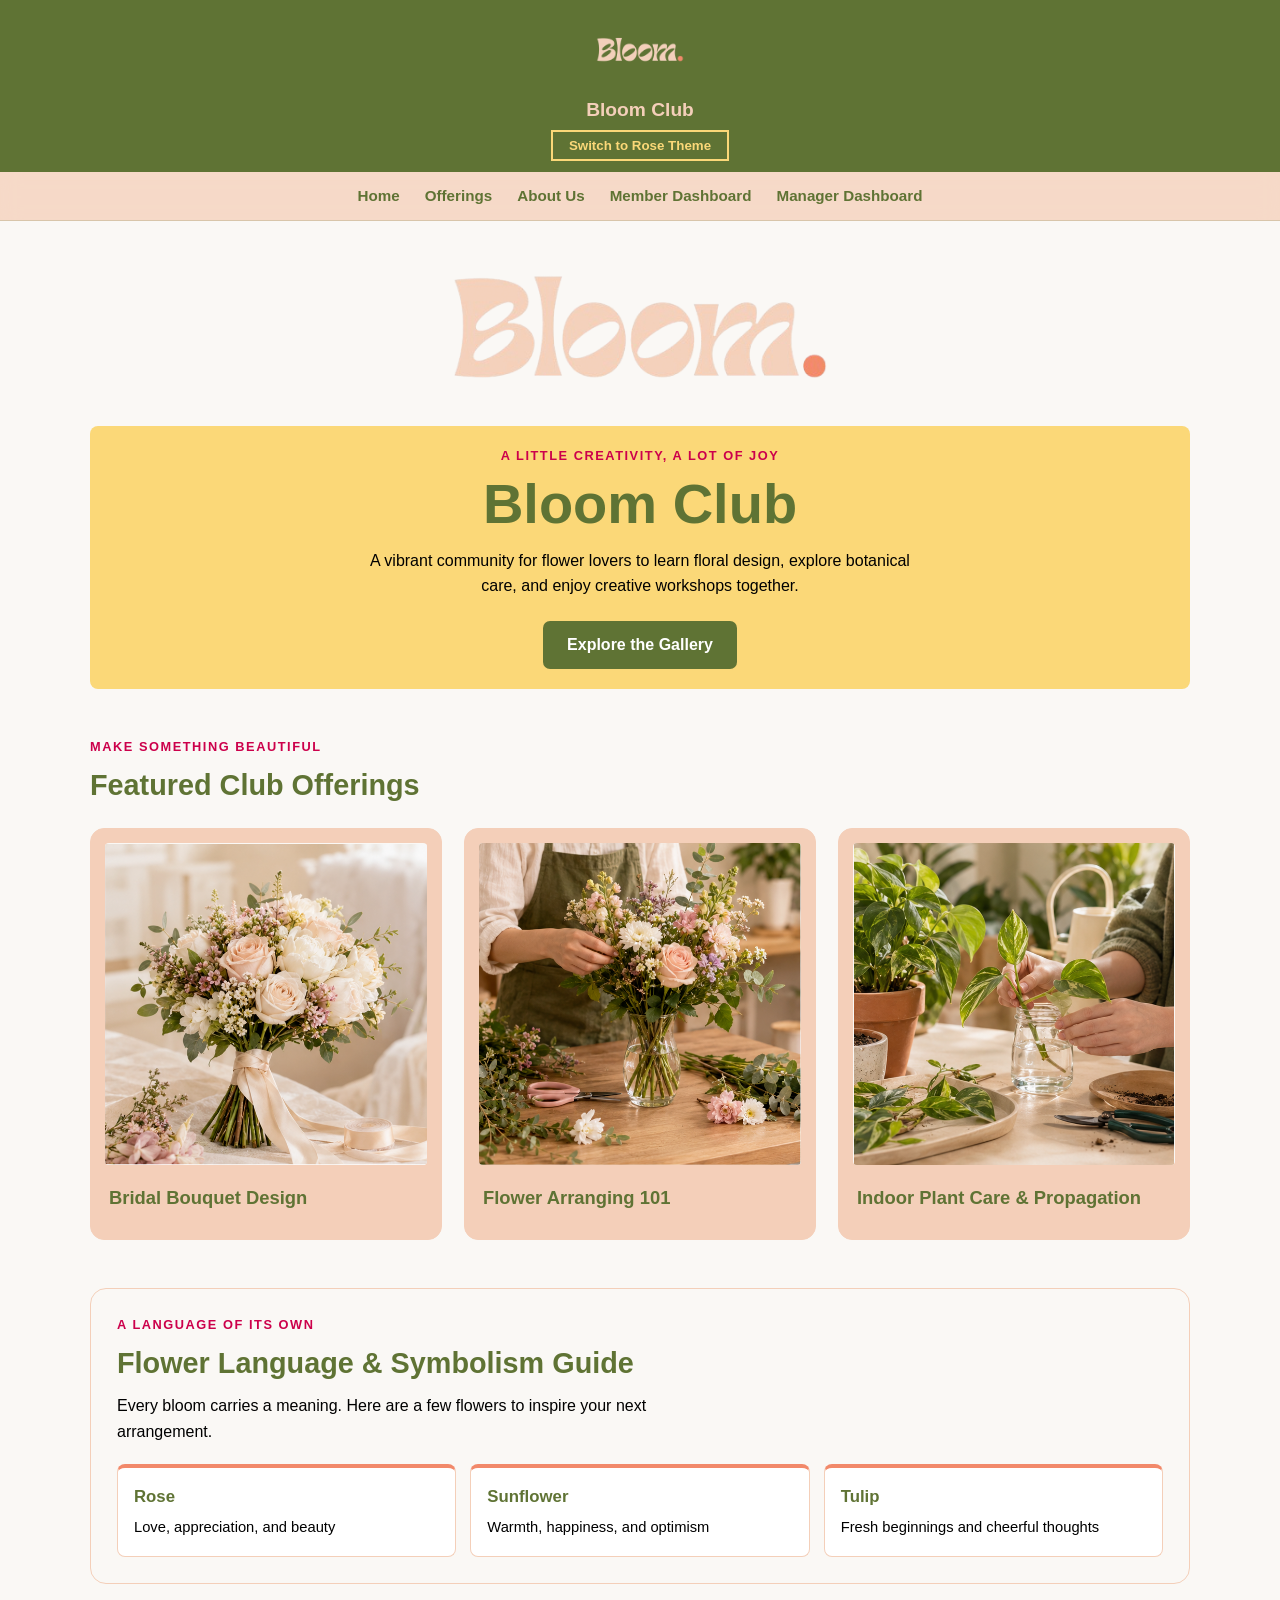
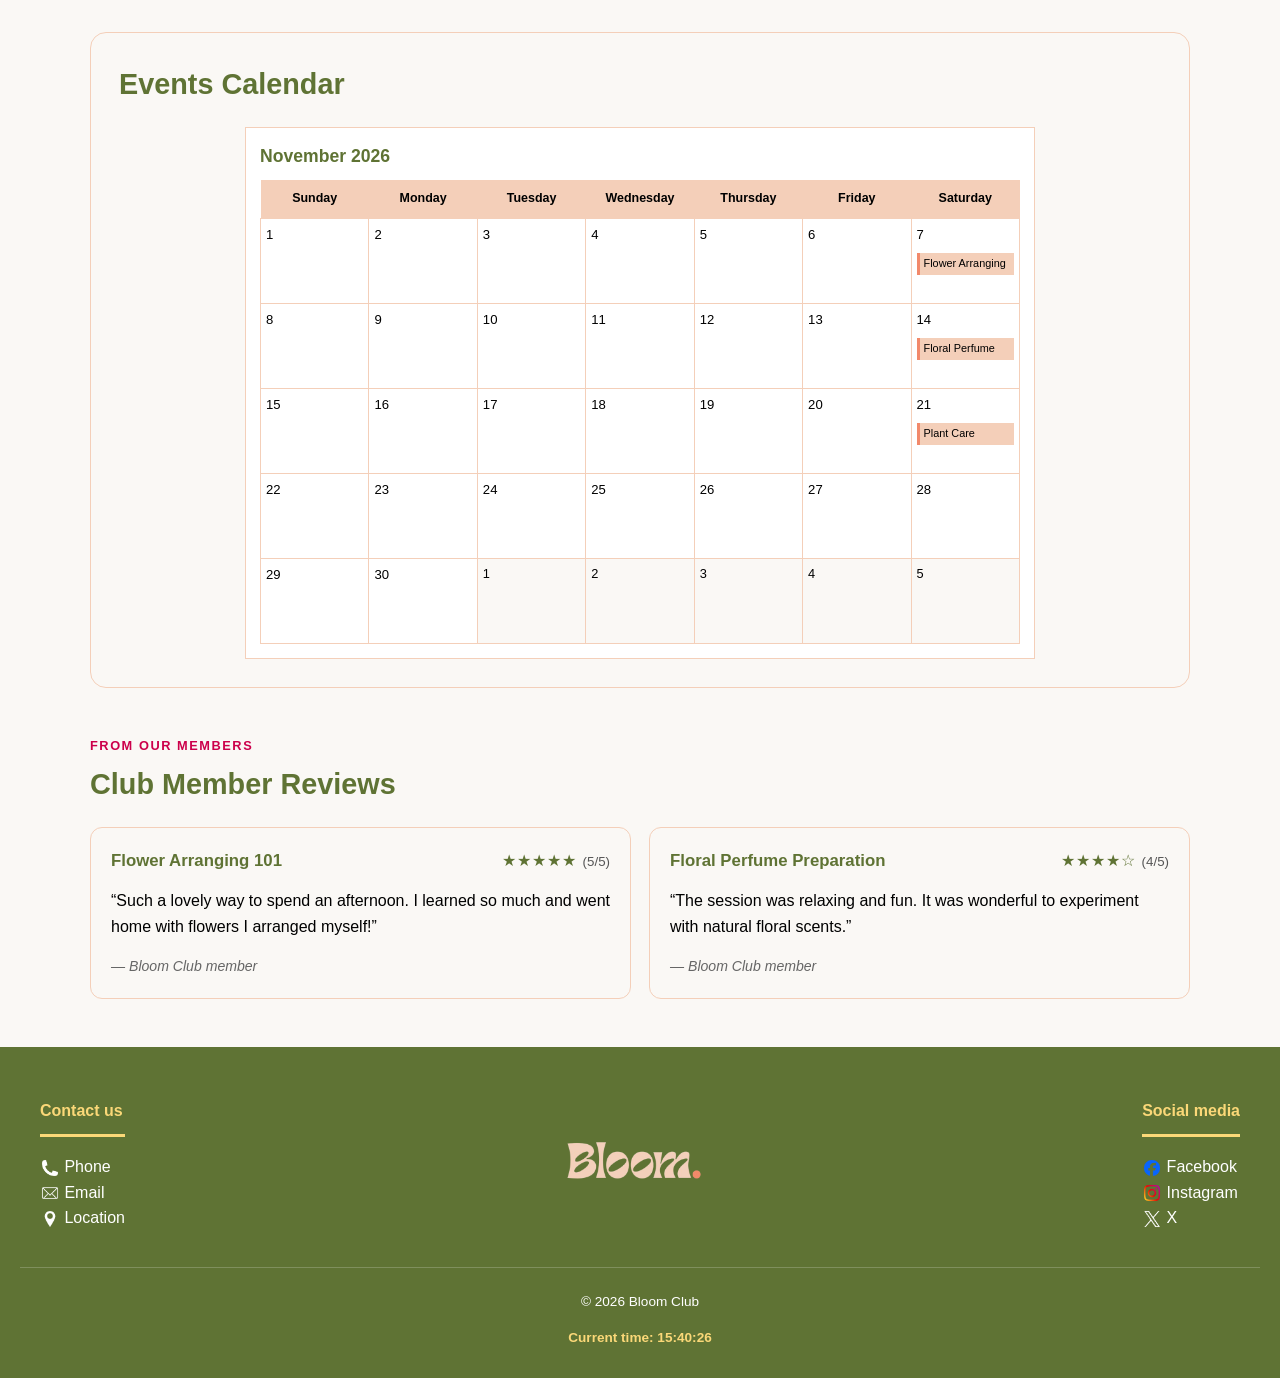
<file: index.html>
<!DOCTYPE html>
<html lang="en">
<head>
  <meta charset="UTF-8">
  <meta name="viewport" content="width=device-width, initial-scale=1.0">
  <meta name="description" content="Discover creative floral workshops, upcoming events, and the Bloom Club community.">
  <title>Home | Bloom Club</title>
  <link rel="stylesheet" href="style.css">
</head>
<body id="top">
  <header>
    <div class="header-top">
      <div class="logo-container">
        <img src="images/bloomLogo.png" alt="Bloom Club flower logo">
        <span>Bloom Club</span>
      </div>
      <button type="button" id="themeBtn" class="theme-button">Switch to Rose Theme</button>
    </div>
    <nav aria-label="Main navigation">
      <ul>
        <li><a href="index.html" aria-current="page">Home</a></li>
        <li><a href="offerings.html">Offerings</a></li>
        <li><a href="AboutUs_Page.html">About Us</a></li>
        <li><a href="member-dashboard.html">Member Dashboard</a></li>
        <li><a href="manager-dashboard.html">Manager Dashboard</a></li>
      </ul>
    </nav>
  </header>

  <main class="home-page">
    <section class="home-hero" aria-labelledby="home-title">
      <img class="home-hero-logo" src="images/bloomLogo.png" alt="Bloom Club">
      <div class="home-hero-copy">
        <p class="home-eyebrow">A little creativity, a lot of joy</p>
        <h1 id="home-title">Bloom Club</h1>
        <p>A vibrant community for flower lovers to learn floral design, explore botanical care, and enjoy creative workshops together.</p>
        <a class="home-button" href="Gallery.html">Explore the Gallery</a>
      </div>
    </section>

    <section class="home-section" aria-labelledby="featured-title">
      <div class="home-section-heading">
        <p class="home-eyebrow">Make something beautiful</p>
        <h2 id="featured-title">Featured Club Offerings</h2>
      </div>
      <div class="featured-offerings">
        <article class="featured-card">
          <img class="home-offering-image" src="images/bridalBD.png" alt="Bridal bouquet design workshop">
          <div class="featured-card-copy"><h3>Bridal Bouquet Design</h3><p>Design an elegant hand-tied bridal bouquet and learn how to pick flowers that match a wedding theme.</p></div>
        </article>
        <article class="featured-card">
          <img class="home-offering-image" src="images/flowerArr.png" alt="Flower arranging workshop">
          <div class="featured-card-copy"><h3>Flower Arranging 101</h3><p>Learn the basics of choosing, cutting and arranging fresh flowers into a simple, balanced vase design.</p></div>
        </article>
        <article class="featured-card">
          <img class="home-offering-image" src="images/indoorPC.png" alt="Indoor plant care and propagation workshop">
          <div class="featured-card-copy"><h3>Indoor Plant Care &amp; Propagation</h3><p>Discover how to keep indoor plants healthy and grow new plants from cuttings at home.</p></div>
        </article>
      </div>
    </section>

    <section class="home-section symbolism-section" aria-labelledby="symbolism-title">
      <div class="symbolism-intro"><p class="home-eyebrow">A language of its own</p><h2 id="symbolism-title">Flower Language &amp; Symbolism Guide</h2><p>Every bloom carries a meaning. Here are a few flowers to inspire your next arrangement.</p></div>
      <div class="symbolism-list">
        <article class="symbolism-item"><h3>Rose</h3><p>Love, appreciation, and beauty</p></article>
        <article class="symbolism-item"><h3>Sunflower</h3><p>Warmth, happiness, and optimism</p></article>
        <article class="symbolism-item"><h3>Tulip</h3><p>Fresh beginnings and cheerful thoughts</p></article>
      </div>
    </section>

    <section class="home-section calendar-section" aria-labelledby="calendar-title">
      <div class="home-section-heading"><h2 id="calendar-title">Events Calendar</h2></div>
      <div class="calendar-wrap">
        <h3>November 2026</h3>
        <table class="events-calendar">
          <thead><tr><th scope="col">Sunday</th><th scope="col">Monday</th><th scope="col">Tuesday</th><th scope="col">Wednesday</th><th scope="col">Thursday</th><th scope="col">Friday</th><th scope="col">Saturday</th></tr></thead>
          <tbody>
            <tr><td><span class="calendar-day">1</span></td><td><span class="calendar-day">2</span></td><td><span class="calendar-day">3</span></td><td><span class="calendar-day">4</span></td><td><span class="calendar-day">5</span></td><td><span class="calendar-day">6</span></td><td><span class="calendar-day">7</span><span class="calendar-note">Flower Arranging</span></td></tr>
            <tr><td><span class="calendar-day">8</span></td><td><span class="calendar-day">9</span></td><td><span class="calendar-day">10</span></td><td><span class="calendar-day">11</span></td><td><span class="calendar-day">12</span></td><td><span class="calendar-day">13</span></td><td><span class="calendar-day">14</span><span class="calendar-note">Floral Perfume</span></td></tr>
            <tr><td><span class="calendar-day">15</span></td><td><span class="calendar-day">16</span></td><td><span class="calendar-day">17</span></td><td><span class="calendar-day">18</span></td><td><span class="calendar-day">19</span></td><td><span class="calendar-day">20</span></td><td><span class="calendar-day">21</span><span class="calendar-note">Plant Care</span></td></tr>
            <tr><td><span class="calendar-day">22</span></td><td><span class="calendar-day">23</span></td><td><span class="calendar-day">24</span></td><td><span class="calendar-day">25</span></td><td><span class="calendar-day">26</span></td><td><span class="calendar-day">27</span></td><td><span class="calendar-day">28</span></td></tr>
            <tr><td><span class="calendar-day">29</span></td><td><span class="calendar-day">30</span></td><td class="calendar-outside">1</td><td class="calendar-outside">2</td><td class="calendar-outside">3</td><td class="calendar-outside">4</td><td class="calendar-outside">5</td></tr>
          </tbody>
        </table>
      </div>
    </section>

    <section class="home-section reviews-section" aria-labelledby="reviews-title">
      <div class="home-section-heading"><p class="home-eyebrow">From our members</p><h2 id="reviews-title">Club Member Reviews</h2></div>
      <div class="review-list">
        <div class="review-card"><div class="review-top"><h3>Flower Arranging 101</h3><span class="review-rating" role="img" aria-label="5 out of 5 stars">★★★★★ <small>(5/5)</small></span></div><p>“Such a lovely way to spend an afternoon. I learned so much and went home with flowers I arranged myself!”</p><span class="reviewer">— Bloom Club member</span></div>
        <div class="review-card"><div class="review-top"><h3>Floral Perfume Preparation</h3><span class="review-rating" role="img" aria-label="4 out of 5 stars">★★★★☆ <small>(4/5)</small></span></div><p>“The session was relaxing and fun. It was wonderful to experiment with natural floral scents.”</p><span class="reviewer">— Bloom Club member</span></div>
      </div>
    </section>
  </main>

  <footer>
    <div class="footer-container">
      <div class="footer-section" id="contact-us"><h4>Contact us</h4><hr><ul>
        <li><a href="tel:+966552690204"><img src="images/phone.png" alt="" class="footer-icon"> Phone</a></li>
        <li><a href="mailto:BloomClub@gmail.com"><img src="images/email.png" alt="" class="footer-icon"> Email</a></li>
        <li><a href="https://maps.app.goo.gl/LZVPqwNEsbNbXUPS9?g_st=ic"><img src="images/location.png" alt="" class="footer-icon"> Location</a></li>
      </ul></div>
      <div class="footer-section" id="footer-logo"><img src="images/bloomLogo.png" alt="Bloom Club logo"></div>
      <div class="footer-section" id="social-media"><h4>Social media</h4><hr><ul>
        <li><a href="https://www.facebook.com"><img src="images/facebook.png" alt="" class="footer-icon"> Facebook</a></li>
        <li><a href="https://www.instagram.com"><img src="images/instagram.png" alt="" class="footer-icon"> Instagram</a></li>
        <li><a href="https://x.com"><img src="images/X.png" alt="" class="footer-icon"> X</a></li>
      </ul></div>
    </div>
    <div class="footer-bottom">
      <p>&copy; 2026 Bloom Club</p>
      <p id="clock" class="footer-clock"></p>
    </div>
  </footer>
  <a href="#top" id="backToTop" class="back-to-top">&#8593; Top</a>
  <script src="home.js"></script>
</body>
</html>
</file>
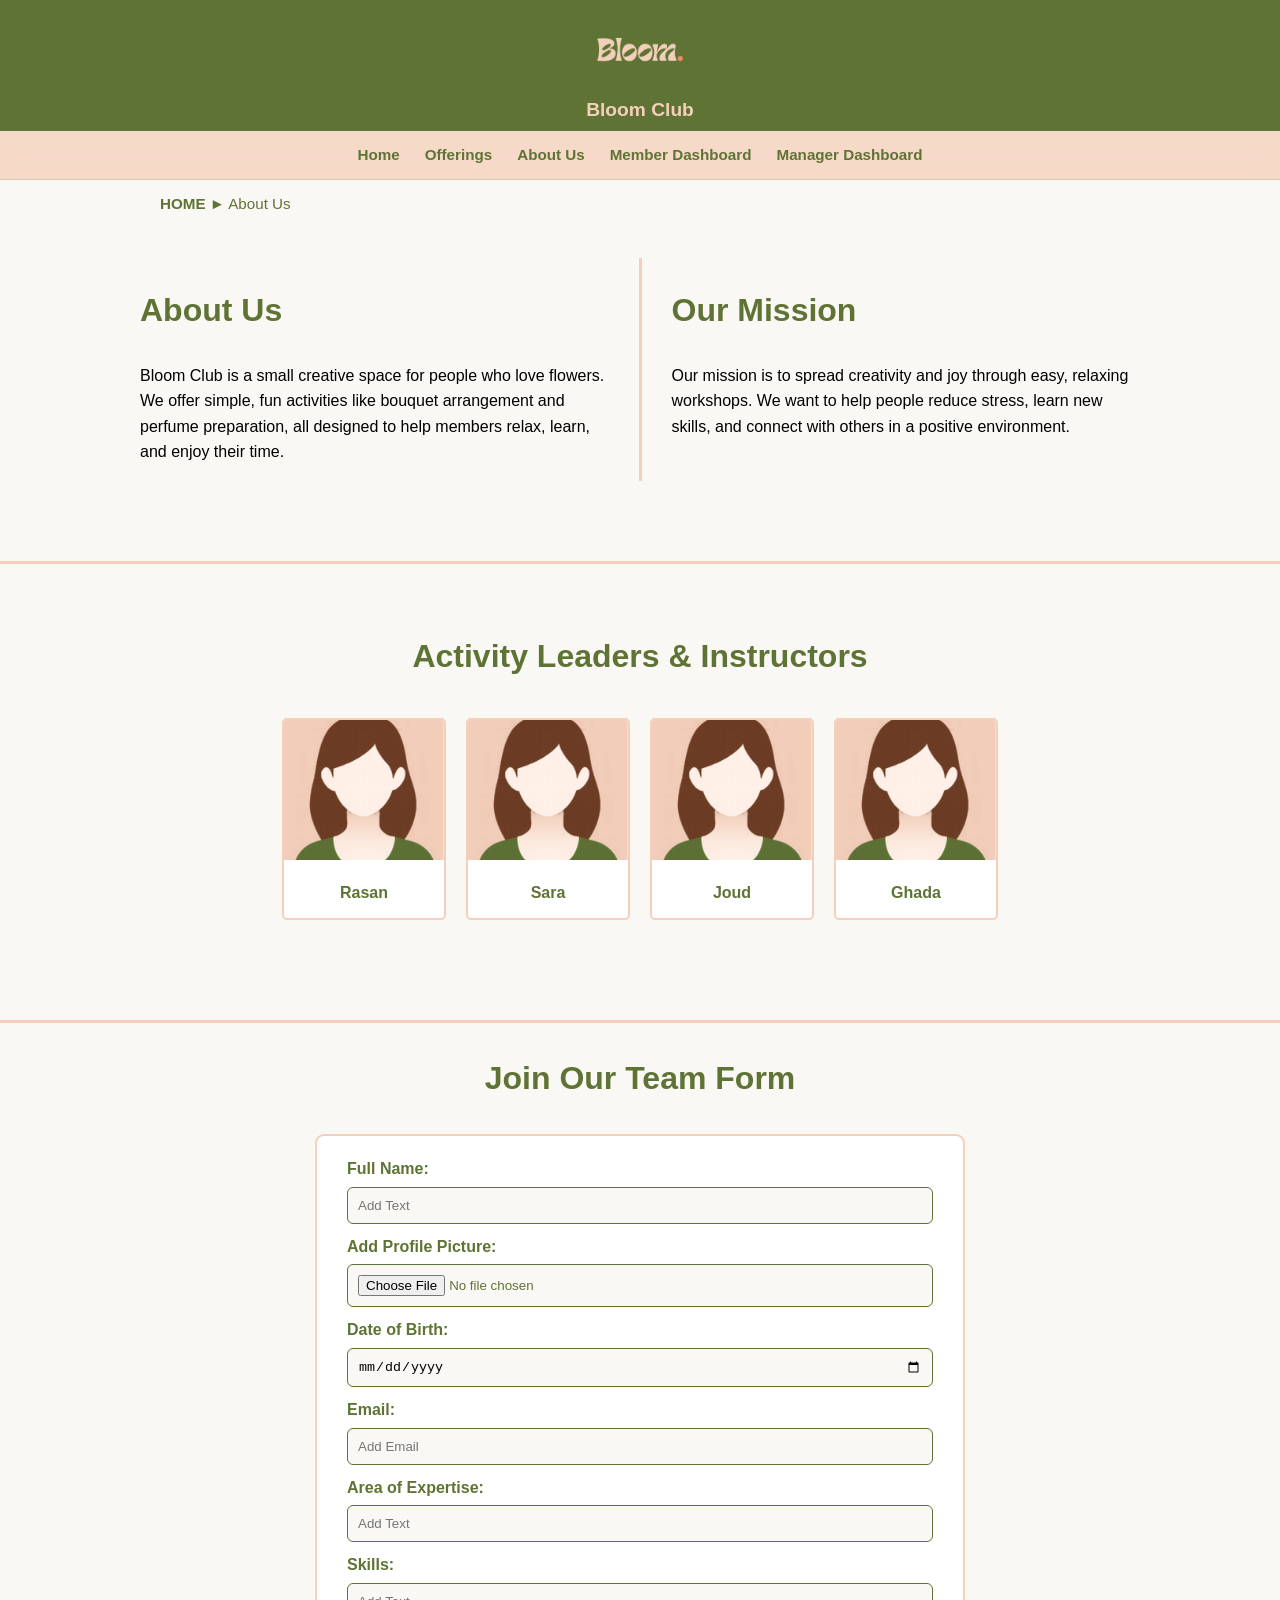
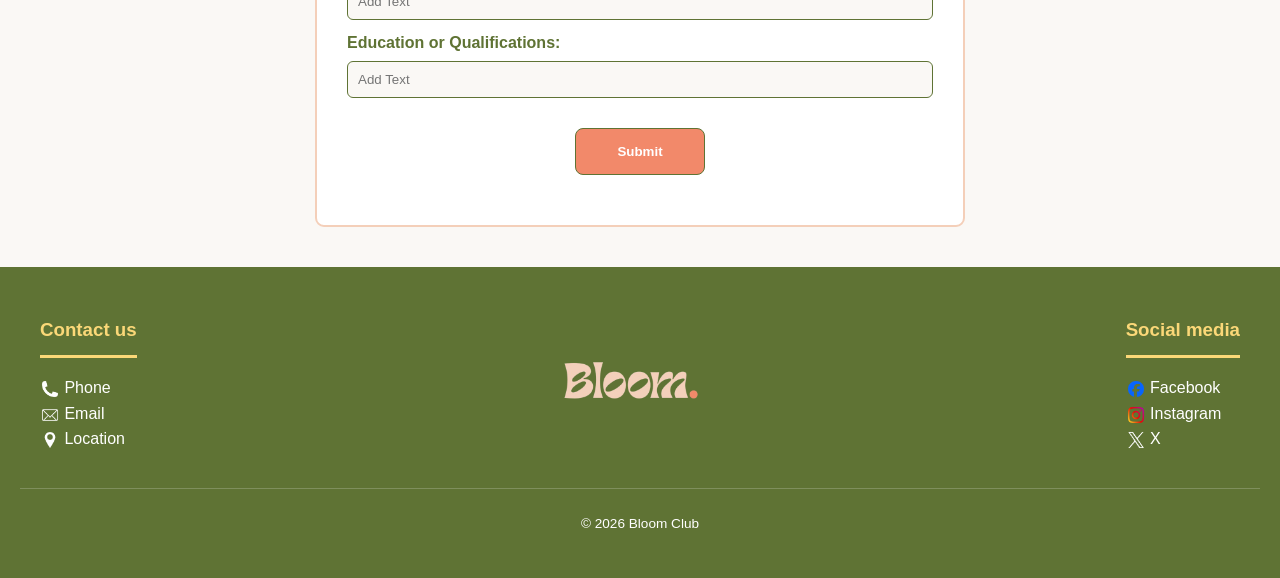
<file: AboutUs_Page.html>
<!DOCTYPE html>
<html lang="en">
<head>
    <meta charset="UTF-8">
  <meta name="viewport" content="width=device-width, initial-scale=1.0">
    <title>About Us</title>

    <!-- Linking external CSS file for page styling -->
    <link rel="stylesheet" href="style.css"> 

</head>
<body>
    <header>
        <div class="header-top">
            <div class="logo-container"><img src="images/bloomLogo.png" alt="Bloom Club">
                <span >Bloom Club</span>
            </div>
        </div>
        
        <nav>
    <ul>
      <li><a href="index.html">Home</a></li>
      <li><a href="offerings.html">Offerings</a></li>
      <li><a href="AboutUs_Page.html">About Us</a></li>
      <li><a href="member-dashboard.html">Member Dashboard</a></li>
      <li><a href="manager-dashboard.html">Manager Dashboard</a></li>
    </ul>
  </nav>
    </header>

    <!-- Breadcrumb Navigation -->
    <div class="breadcrumb">      
        <a href="index.html">HOME</a> ► About Us
    </div>

    <!--ABOUT US SECTION-->
    <section id="aboutUs">

        <div>
            <h1>About Us</h1>
            <p>Bloom Club is a small creative space for people who love flowers.
            We offer simple, fun activities like bouquet arrangement and perfume preparation,
            all designed to help members relax, learn, and enjoy their time.</p>
        </div>

        <!-- Vertical Divider -->
        <hr class="vr">
       
        <div>
            <h1>Our Mission</h1>
            <p>Our mission is to spread creativity and joy through easy, relaxing workshops.
            We want to help people reduce stress, learn new skills,
            and connect with others in a positive environment.</p>
        </div>

    </section>

    <hr>
    
    <!--LEADERS SECTION-->
    <section class="leaders">
        <h2>Activity Leaders & Instructors</h2>

        <!-- Horizontal Scroll Cards -->
        <div class="leaders-Scroll">

            <!-- Leader Card -->
            <div>
                <img src="images/profile.png" alt="Rasan Profile Picture">
                <a href="rasan.html">Rasan</a>
            </div>
            <div>
                <img src="images/profile.png" alt="Sara Profile Picture">
                <a href="sara.html">Sara</a>
            </div>
            <div>
                <img src="images/profile.png" alt="Joud Profile Picture">
                <a href="joud.html">Joud</a>
            </div>
            <div>
                <img src="images/profile.png" alt="Ghada Profile Picture">
                <a href="ghada.html">Ghada</a>
            </div>
        </div>
    </section>

    <hr >

    <!--JOIN FORM-->
    <h2 class="joinTitle">Join Our Team Form</h2>

     <!-- Form Container -->
    <div class="Join_Form">

        <form action="#" method="post">
            <!-- Full Name -->
            <label>Full Name:
                <input type="text" name="fullname" placeholder="Add Text" required >
            </label>

            <!-- Profile Picture Upload -->
            <label>Add Profile Picture:
                <input type="file" name="profilepicture" required>
            </label>

            <!-- Date of Birth -->
            <label>Date of Birth:
                <input type="date" name="dateofbirth" required>
            </label>

           <!-- Email -->
            <label>Email:
                <input type="email" name="email" placeholder="Add Email" required>
            </label>
           
            <!-- Expertise -->
            <label>Area of Expertise:
                <input type="text" name="expertise" placeholder="Add Text" required >
            </label>
           
            <!-- Skills -->
            <label>Skills:
                <input type="text" name="skills" placeholder="Add Text" required >
            </label>
        
            <!-- Education -->
            <label>Education or Qualifications:
                <input type="text" name="educationOrQualifications" placeholder="Add Text" required >
            </label>           
            
            <!-- Submit Button -->
            <button type="submit">Submit</button>
        </form>
    </div>

    <!--FOOTER-->
    <footer>
    <div class="footer-container">
      <div class="footer-section" id="contact-us"><h3>Contact us</h3>
        <hr >
        <ul>
            <li class="logo-icon" id="phone-icon"><a href="tel:+966552690204" target="_blank"><img src="images/phone.png" alt="" class="footer-icon">  Phone</a></li>
            <li class="logo-icon" id="email-icon"><a href="mailto:BloomClub@gmail.com" target="_blank"><img src="images/email.png" alt="" class="footer-icon">  Email</a></li>
            <li class="logo-icon" id="location-icon"><a href="https://maps.app.goo.gl/LZVPqwNEsbNbXUPS9?g_st=ic" target="_blank"><img src="images/location.png" alt="" class="footer-icon">  Location</a></li>
        </ul>
    </div>

      <div class="footer-section" id="footer-logo" ><img src="images/bloomLogo.png" alt="Bloom Logo"></div>

      <div class="footer-section" id="social-media"><h3>Social media</h3>
         <hr >
        <ul>
            <li class="logo-icon" id="facebook-icon"><a href="https://www.facebook.com" target="_blank"><img src="images/facebook.png" alt="Facebook Icon" class="footer-icon">  Facebook</a></li>
            <li class="logo-icon" id="instagram-icon"><a href="https://www.instagram.com" target="_blank"><img src="images/instagram.png" alt="Instagram Icon" class="footer-icon">  Instagram</a></li>
            <li class="logo-icon" id="X-icon"><a href="https://x.com" target="_blank"><img src="images/X.png" alt="X Icon" class="footer-icon">  X</a></li>
        </ul>
    </div>
    </div>
    <div class="footer-bottom"><p>©️ 2026 Bloom Club</p></div>

  </footer>
</body>
</html>
</file>
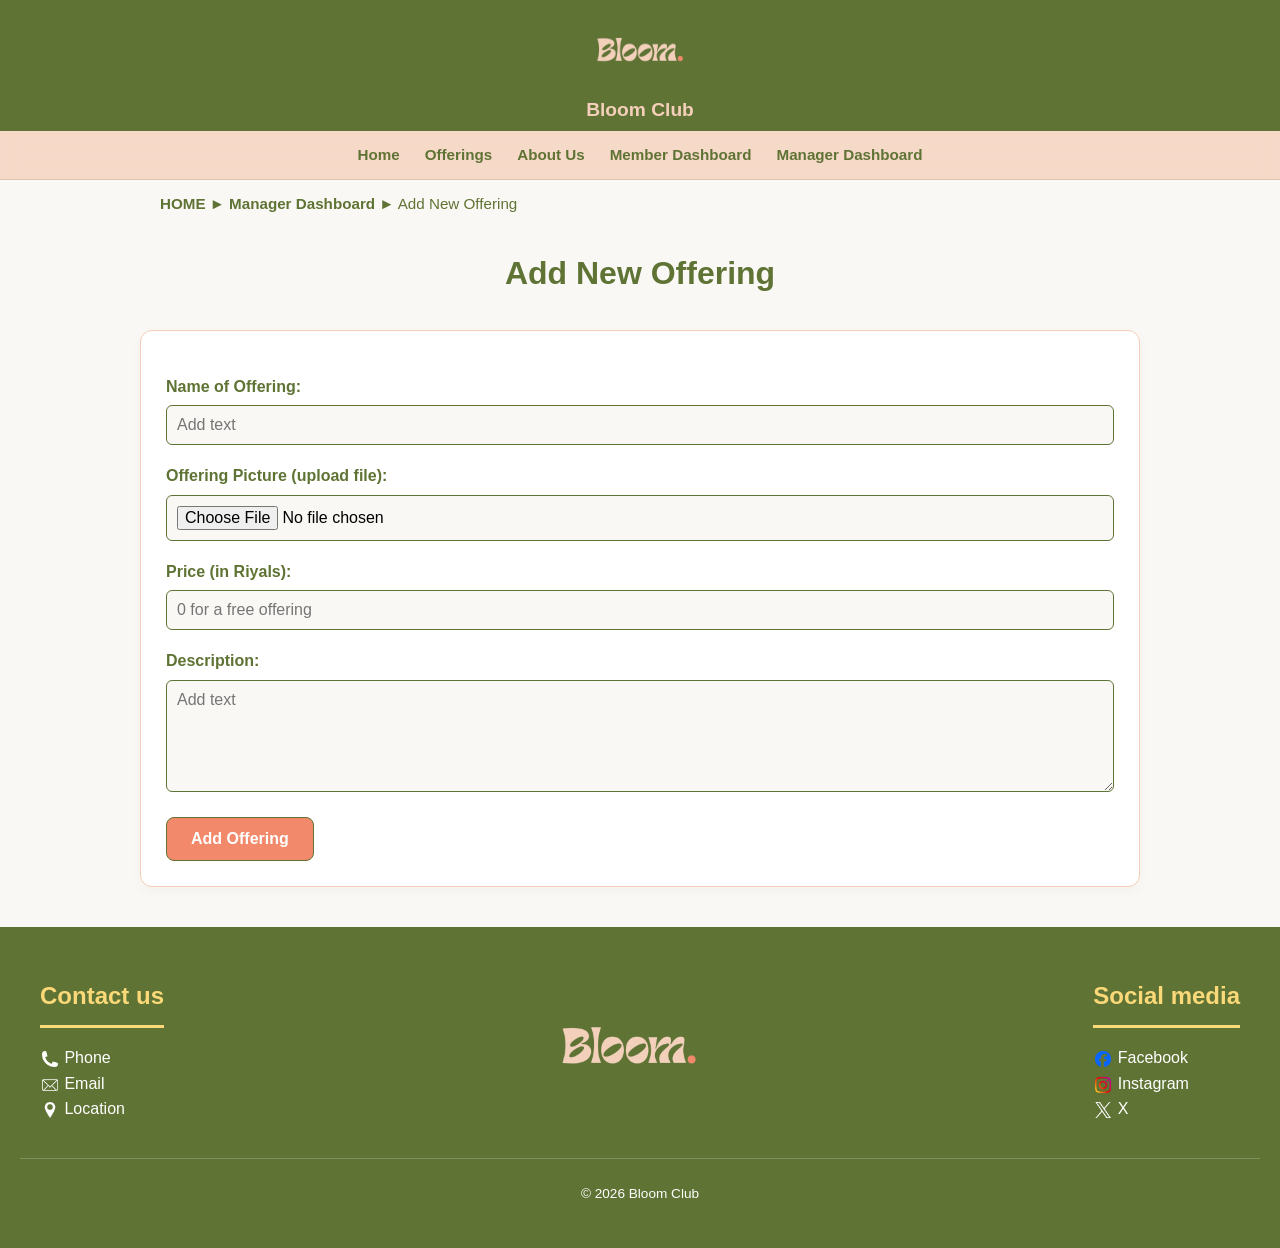
<file: add-offering.html>
<!DOCTYPE html>
<html lang="en">
<head>
  <!-- Page settings and CSS file -->
  <meta charset="UTF-8">
  <meta name="viewport" content="width=device-width, initial-scale=1.0">
  <title>Add New Offering</title>
  <link rel="stylesheet" href="style.css">
</head>
<body>

<!-- Website header and navigation -->
<header>
  <div class="header-top">
    <div class="logo-container">
      <img src="images/bloomLogo.png" alt="Bloom Club Logo">
      <span>Bloom Club</span>
    </div>
  </div>

  <!-- Navigation links -->
  <nav>
    <ul>
      <li><a href="index.html">Home</a></li>
      <li><a href="offerings.html">Offerings</a></li>
      <li><a href="AboutUs_Page.html">About Us</a></li>
      <li><a href="member-dashboard.html">Member Dashboard</a></li>
      <li><a href="manager-dashboard.html">Manager Dashboard</a></li>
    </ul>
  </nav>
</header>

<!-- Breadcrumb navigation -->
    <div class="breadcrumb">
        <a href="index.html">HOME </a> ►
        <a href="manager-dashboard.html"> Manager Dashboard</a> ► Add New Offering
    </div>
    
<!-- Main content of the page -->
<main class="mgr-page">


    <!-- Page title -->
    <h1 class="mgr-title">Add New Offering</h1>

    <!-- Add offering form (user interface only) -->
    <section class="mgr-box">
        <form action="#" method="post" enctype="multipart/form-data" class="mgr-form">

            <label for="offer-name">Name of Offering:</label>
            <input type="text" id="offer-name" name="offer-name" placeholder="Add text" required>

            <label for="offer-image">Offering Picture (upload file):</label>
            <input type="file" id="offer-image" name="offer-image" accept="image/*" required>

            <label for="offer-price">Price (in Riyals):</label>
            <input type="number" id="offer-price" name="offer-price" min="0" placeholder="0 for a free offering" required>

            <label for="offer-description">Description:</label>
            <textarea id="offer-description" name="offer-description" rows="5" placeholder="Add text" required></textarea>

            <button type="submit" class="mgr-submit">Add Offering</button>
        </form>
    </section>

</main>

<!-- Website footer -->
<footer>
    <div class="footer-container">

      <!-- Contact information -->
      <div class="footer-section" id="contact-us"><h2>Contact us</h2>
         <hr>
        <ul>
            <li class="logo-icon" id="phone-icon"><a href="tel:+966552690204" target="_blank"><img src="images/phone.png" alt="" class="footer-icon">  Phone</a></li>
            <li class="logo-icon" id="email-icon"><a href="mailto:BloomClub@gmail.com" target="_blank"><img src="images/email.png" alt="" class="footer-icon">  Email</a></li>
            <li class="logo-icon" id="location-icon"><a href="https://maps.app.goo.gl/LZVPqwNEsbNbXUPS9?g_st=ic" target="_blank"><img src="images/location.png" alt="" class="footer-icon">  Location</a></li>
        </ul>
    </div>

      <!-- Website logo -->
      <div class="footer-section" id="footer-logo"><img src="images/bloomLogo.png" alt="Bloom Logo"></div>

      <!-- Social media links -->
      <div class="footer-section" id="social-media"><h2>Social media</h2>
         <hr>
        <ul>
            <li class="logo-icon" id="facebook-icon"><a href="https://www.facebook.com" target="_blank"><img src="images/facebook.png" alt="Facebook Icon" class="footer-icon">  Facebook</a></li>
            <li class="logo-icon" id="instagram-icon"><a href="https://www.instagram.com" target="_blank"><img src="images/instagram.png" alt="Instagram Icon" class="footer-icon">  Instagram</a></li>
            <li class="logo-icon" id="X-icon"><a href="https://x.com" target="_blank"><img src="images/X.png" alt="X Icon" class="footer-icon">  X</a></li>
        </ul>
    </div>
    </div>

    <!-- Copyright information -->
    <div class="footer-bottom"><p>©️ 2026 Bloom Club</p></div>

</footer>

</body>
</html>
</file>
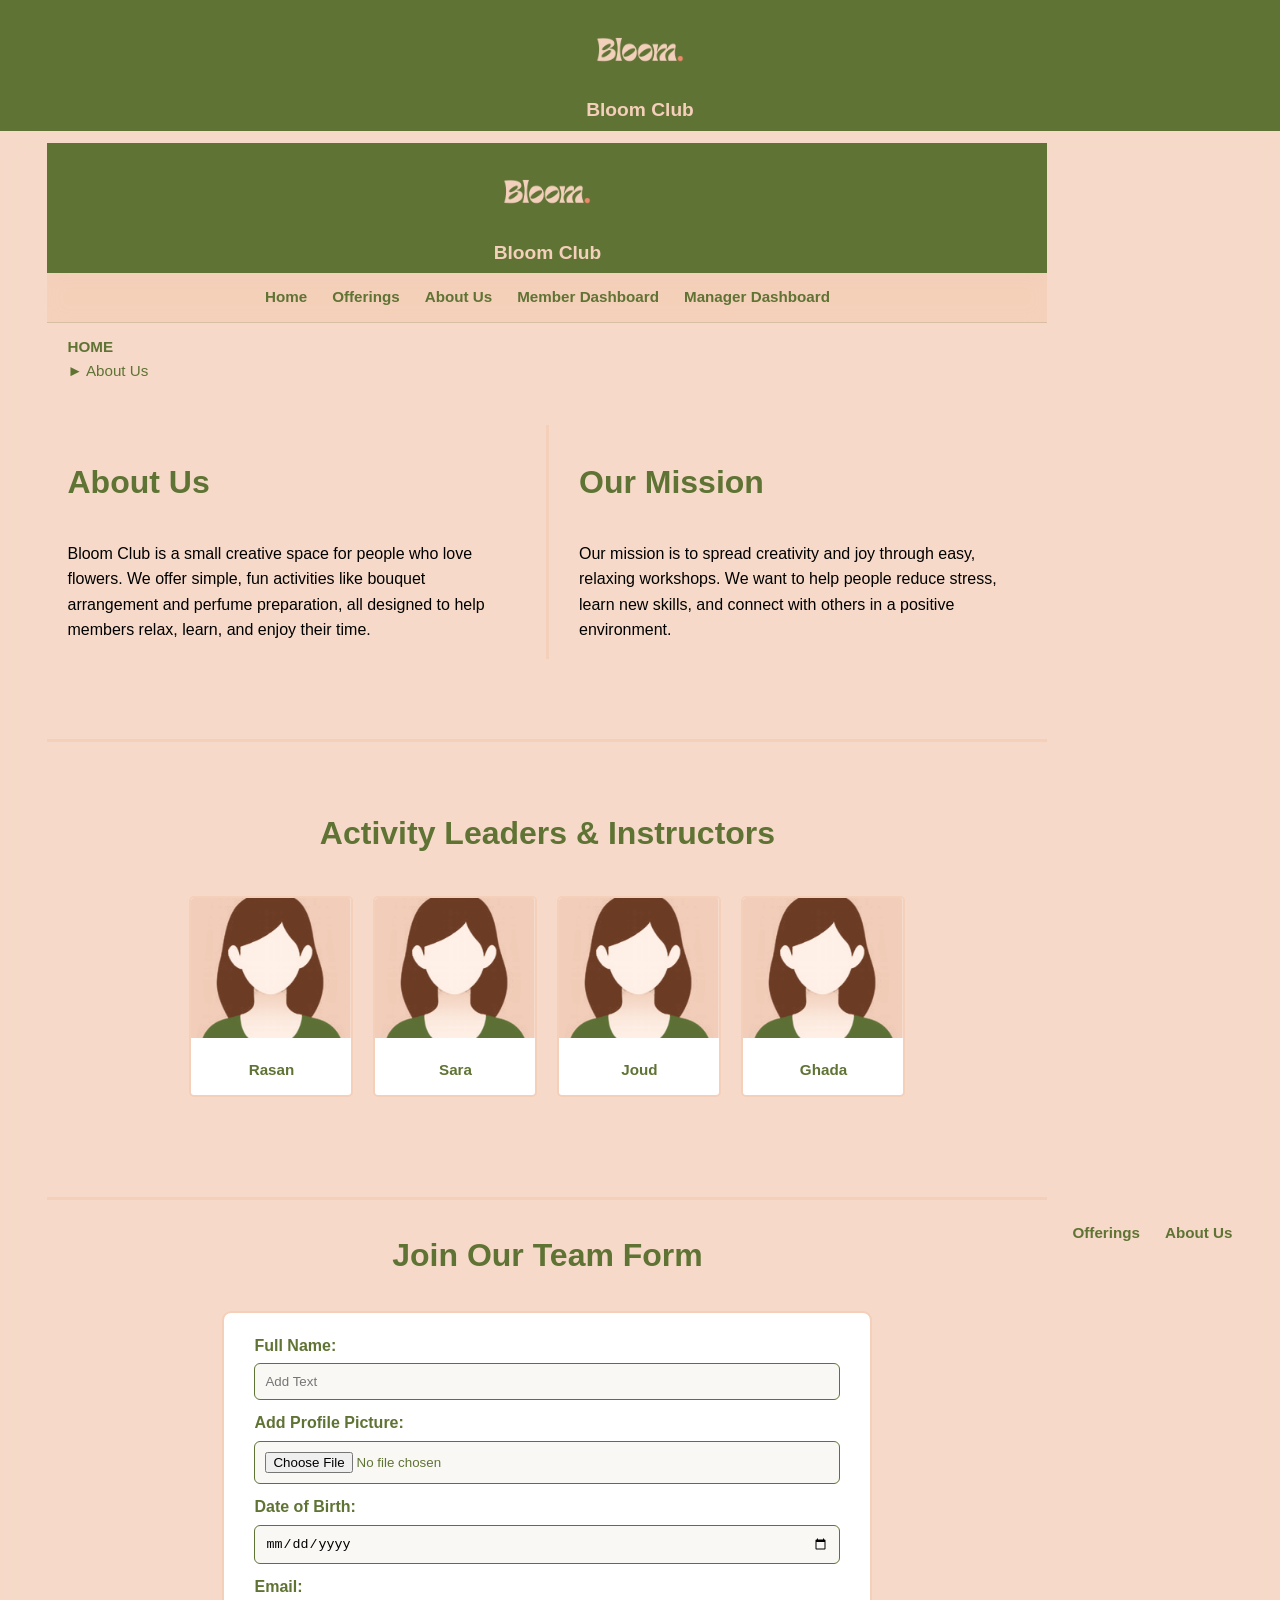
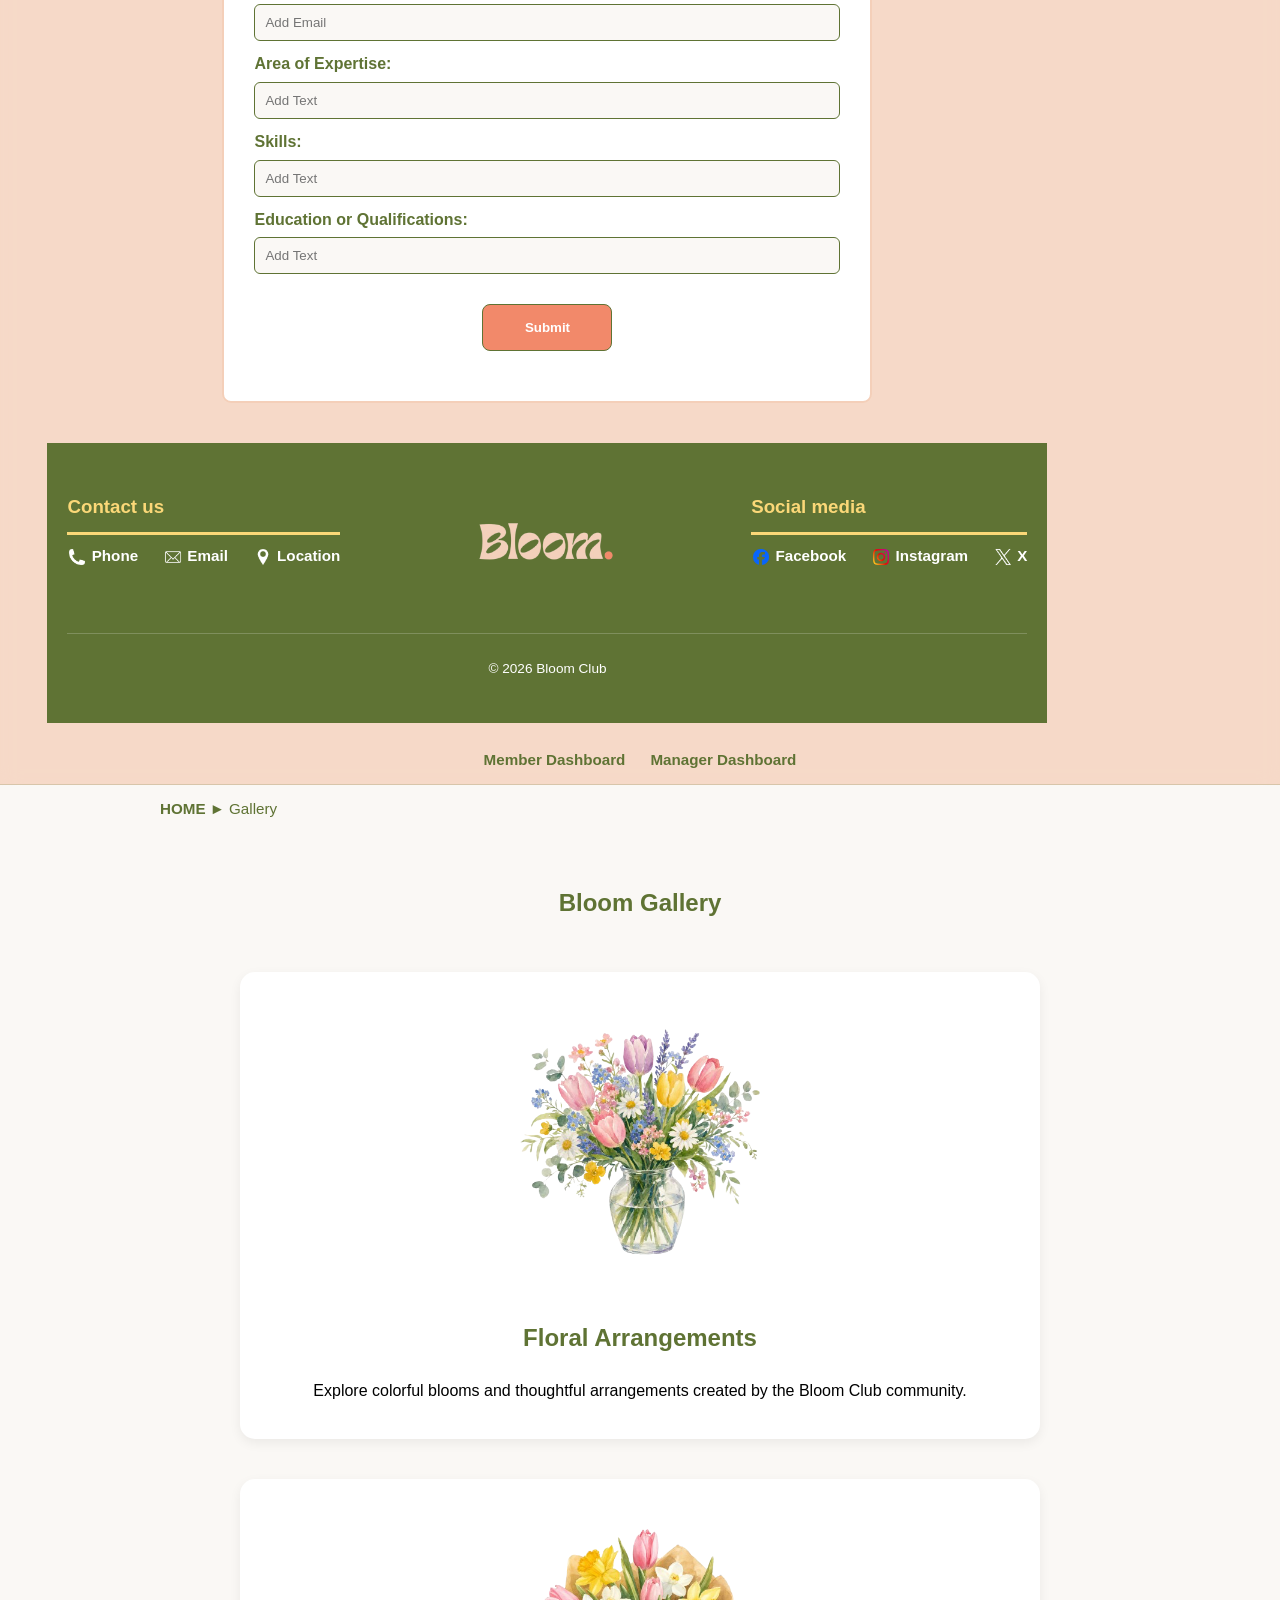
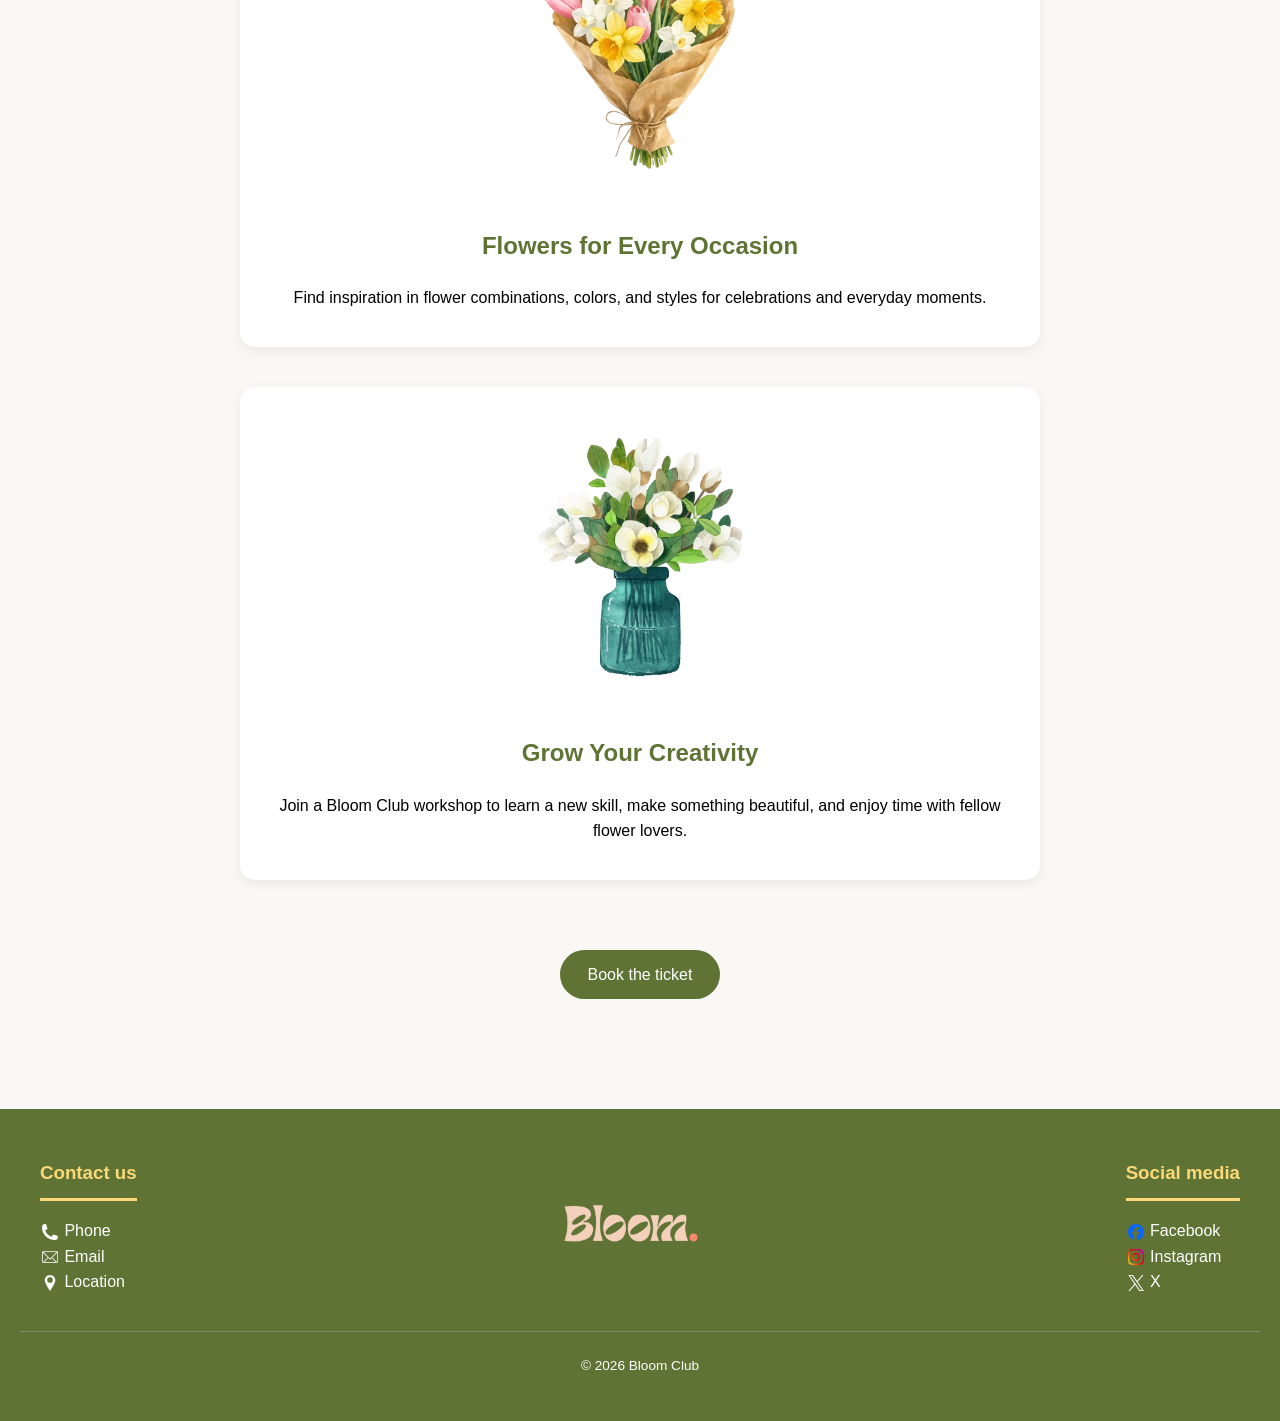
<file: Gallery.html>
<!DOCTYPE html>
<html lang="en">
<head>
    <meta charset="UTF-8">
    <meta name="viewport" content="width=device-width, initial-scale=1.0">
    <title>Bloom Gallery</title>
    <!-- Link the shared CSS file -->
    <link rel="stylesheet" href="style.css">

</head>
<body>
    <!-- Header -->
    <header>
  <div class="header-top">
    <div class="logo-container">
      <img src="images/bloomLogo.png" alt="Bloom Club Logo">
      <span >Bloom Club</span>
    </div>
  </div>
  <!-- Navigation links -->
  <nav>
    <ul>
      <li><!DOCTYPE html>
<html lang="en">
<head>
    <meta charset="UTF-8">
  <meta name="viewport" content="width=device-width, initial-scale=1.0">
    <title>About Us</title>

    <!-- Linking external CSS file for page styling -->
    <link rel="stylesheet" href="style.css"> 

</head>
<body>
    <header>
        <div class="header-top">
            <div class="logo-container"><img src="images/bloomLogo.png" alt="Bloom Club">
                <span >Bloom Club</span>
            </div>
        </div>
        
        <nav>
    <ul>
      <li><a href="index.html">Home</a></li>
      <li><a href="offerings.html">Offerings</a></li>
      <li><a href="AboutUs_Page.html">About Us</a></li>
      <li><a href="member-dashboard.html">Member Dashboard</a></li>
      <li><a href="manager-dashboard.html">Manager Dashboard</a></li>
    </ul>
  </nav>
    </header>

    <!-- Breadcrumb Navigation -->
    <div class="breadcrumb">      
        <a href="index.html">HOME</a> ► About Us
    </div>

    <!--ABOUT US SECTION-->
    <section id="aboutUs">

        <div>
            <h1>About Us</h1>
            <p>Bloom Club is a small creative space for people who love flowers.
            We offer simple, fun activities like bouquet arrangement and perfume preparation,
            all designed to help members relax, learn, and enjoy their time.</p>
        </div>

        <!-- Vertical Divider -->
        <hr class="vr">
       
        <div>
            <h1>Our Mission</h1>
            <p>Our mission is to spread creativity and joy through easy, relaxing workshops.
            We want to help people reduce stress, learn new skills,
            and connect with others in a positive environment.</p>
        </div>

    </section>

    <hr>
    
    <!--LEADERS SECTION-->
    <section class="leaders">
        <h2>Activity Leaders & Instructors</h2>

        <!-- Horizontal Scroll Cards -->
        <div class="leaders-Scroll">

            <!-- Leader Card -->
            <div>
                <img src="images/profile.png" alt="Rasan Profile Picture">
                <a href="rasan.html">Rasan</a>
            </div>
            <div>
                <img src="images/profile.png" alt="Sara Profile Picture">
                <a href="sara.html">Sara</a>
            </div>
            <div>
                <img src="images/profile.png" alt="Joud Profile Picture">
                <a href="joud.html">Joud</a>
            </div>
            <div>
                <img src="images/profile.png" alt="Ghada Profile Picture">
                <a href="ghada.html">Ghada</a>
            </div>
        </div>
    </section>

    <hr >

    <!--JOIN FORM-->
    <h2 class="joinTitle">Join Our Team Form</h2>

     <!-- Form Container -->
    <div class="Join_Form">

        <form action="#" method="post">
            <!-- Full Name -->
            <label>Full Name:
                <input type="text" name="fullname" placeholder="Add Text" required >
            </label>

            <!-- Profile Picture Upload -->
            <label>Add Profile Picture:
                <input type="file" name="profilepicture" required>
            </label>

            <!-- Date of Birth -->
            <label>Date of Birth:
                <input type="date" name="dateofbirth" required>
            </label>

           <!-- Email -->
            <label>Email:
                <input type="email" name="email" placeholder="Add Email" required>
            </label>
           
            <!-- Expertise -->
            <label>Area of Expertise:
                <input type="text" name="expertise" placeholder="Add Text" required >
            </label>
           
            <!-- Skills -->
            <label>Skills:
                <input type="text" name="skills" placeholder="Add Text" required >
            </label>
        
            <!-- Education -->
            <label>Education or Qualifications:
                <input type="text" name="educationOrQualifications" placeholder="Add Text" required >
            </label>           
            
            <!-- Submit Button -->
            <button type="submit">Submit</button>
        </form>
    </div>

    <!--FOOTER-->
    <footer>
    <div class="footer-container">
      <div class="footer-section" id="contact-us"><h3>Contact us</h3>
        <hr >
        <ul>
            <li class="logo-icon" id="phone-icon"><a href="tel:+966552690204" target="_blank"><img src="images/phone.png" alt="" class="footer-icon">  Phone</a></li>
            <li class="logo-icon" id="email-icon"><a href="mailto:BloomClub@gmail.com" target="_blank"><img src="images/email.png" alt="" class="footer-icon">  Email</a></li>
            <li class="logo-icon" id="location-icon"><a href="https://maps.app.goo.gl/LZVPqwNEsbNbXUPS9?g_st=ic" target="_blank"><img src="images/location.png" alt="" class="footer-icon">  Location</a></li>
        </ul>
    </div>

      <div class="footer-section" id="footer-logo" ><img src="images/bloomLogo.png" alt="Bloom Logo"></div>

      <div class="footer-section" id="social-media"><h3>Social media</h3>
         <hr >
        <ul>
            <li class="logo-icon" id="facebook-icon"><a href="https://www.facebook.com" target="_blank"><img src="images/facebook.png" alt="Facebook Icon" class="footer-icon">  Facebook</a></li>
            <li class="logo-icon" id="instagram-icon"><a href="https://www.instagram.com" target="_blank"><img src="images/instagram.png" alt="Instagram Icon" class="footer-icon">  Instagram</a></li>
            <li class="logo-icon" id="X-icon"><a href="https://x.com" target="_blank"><img src="images/X.png" alt="X Icon" class="footer-icon">  X</a></li>
        </ul>
    </div>
    </div>
    <div class="footer-bottom"><p>©️ 2026 Bloom Club</p></div>

  </footer>
</body>
</html>
</li>
      <li><a href="offerings.html">Offerings</a></li>
      <li><a href="AboutUs_Page.html">About Us</a></li>
      <li><a href="member-dashboard.html">Member Dashboard</a></li>
      <li><a href="manager-dashboard.html">Manager Dashboard</a></li>
    </ul>
  </nav>
</header>

    <!-- Gallery content -->
    <main class="gallery">
        <!-- Breadcrumb shows the current page location -->
        <div class="breadcrumb"><a href="home.html" >HOME</a> ► Gallery </div>

        <!-- Introduction section -->
        <section class="intro">
            <h1>Bloom Gallery</h1>
        </section>


        <!-- Section that contains all bouquet cards -->
        <div class="bouquets">
            <!-- First bouquet card -->
            <article class="bouquet">
                <img src="images/gallery1.png" alt="First flower bouquet">
                <h2>Floral Arrangements</h2>
                <p>Explore colorful blooms and thoughtful arrangements created by the Bloom Club community.</p>
            </article>
            <!-- Second bouquet card -->
            <article class="bouquet">
                <img src="images/gallery2.png" alt="Second flower bouquet">
                <h2>Flowers for Every Occasion</h2>
                <p>Find inspiration in flower combinations, colors, and styles for celebrations and everyday moments.</p>
            </article>
            <!-- Third bouquet card -->
            <article class="bouquet">
                <img src="images/gallery3.png" alt="Third flower bouquet">
                <h2>Grow Your Creativity</h2>
                <p>Join a Bloom Club workshop to learn a new skill, make something beautiful, and enjoy time with fellow flower lovers.</p>
            </article>
        </div>


        <!-- Button to book a ticket -->
        <div class="booking">
            <a href="Gallery.html">Book the ticket</a>
        </div>
    </main>
    <!-- Footer -->
    <footer>
    <div class="footer-container">
      <!-- Contact information -->
      <div class="footer-section" id="contact-us"><h3>Contact us</h3>
         <hr >
        <ul>
            <li class="logo-icon" id="phone-icon"><a href="tel:+966552690204" target="_blank"><img src="images/phone.png" alt="" class="footer-icon">  Phone</a></li>
            <li class="logo-icon" id="email-icon"><a href="mailto:BloomClub@gmail.com" target="_blank"><img src="images/email.png" alt="" class="footer-icon">  Email</a></li>
            <li class="logo-icon" id="location-icon"><a href="https://maps.app.goo.gl/LZVPqwNEsbNbXUPS9?g_st=ic" target="_blank"><img src="images/location.png" alt="" class="footer-icon">  Location</a></li>
        </ul>
    </div>
      <!-- Website logo -->
      <div class="footer-section" id="footer-logo" ><img src="images/bloomLogo.png" alt="Bloom Logo"></div>
      <!-- Social media links -->
      <div class="footer-section" id="social-media"><h3>Social media</h3>
         <hr >
        <ul>
            <li class="logo-icon" id="facebook-icon"><a href="https://www.facebook.com" target="_blank"><img src="images/facebook.png" alt="Facebook Icon" class="footer-icon">  Facebook</a></li>
            <li class="logo-icon" id="instagram-icon"><a href="https://www.instagram.com" target="_blank"><img src="images/instagram.png" alt="Instagram Icon" class="footer-icon">  Instagram</a></li>
            <li class="logo-icon" id="X-icon"><a href="https://x.com" target="_blank"><img src="images/X.png" alt="X Icon" class="footer-icon">  X</a></li>
        </ul>
    </div>
    </div>
    <!-- Copyright information -->
    <div class="footer-bottom"><p>©️ 2026 Bloom Club</p></div>
  </footer>
</body>
</html>
</file>
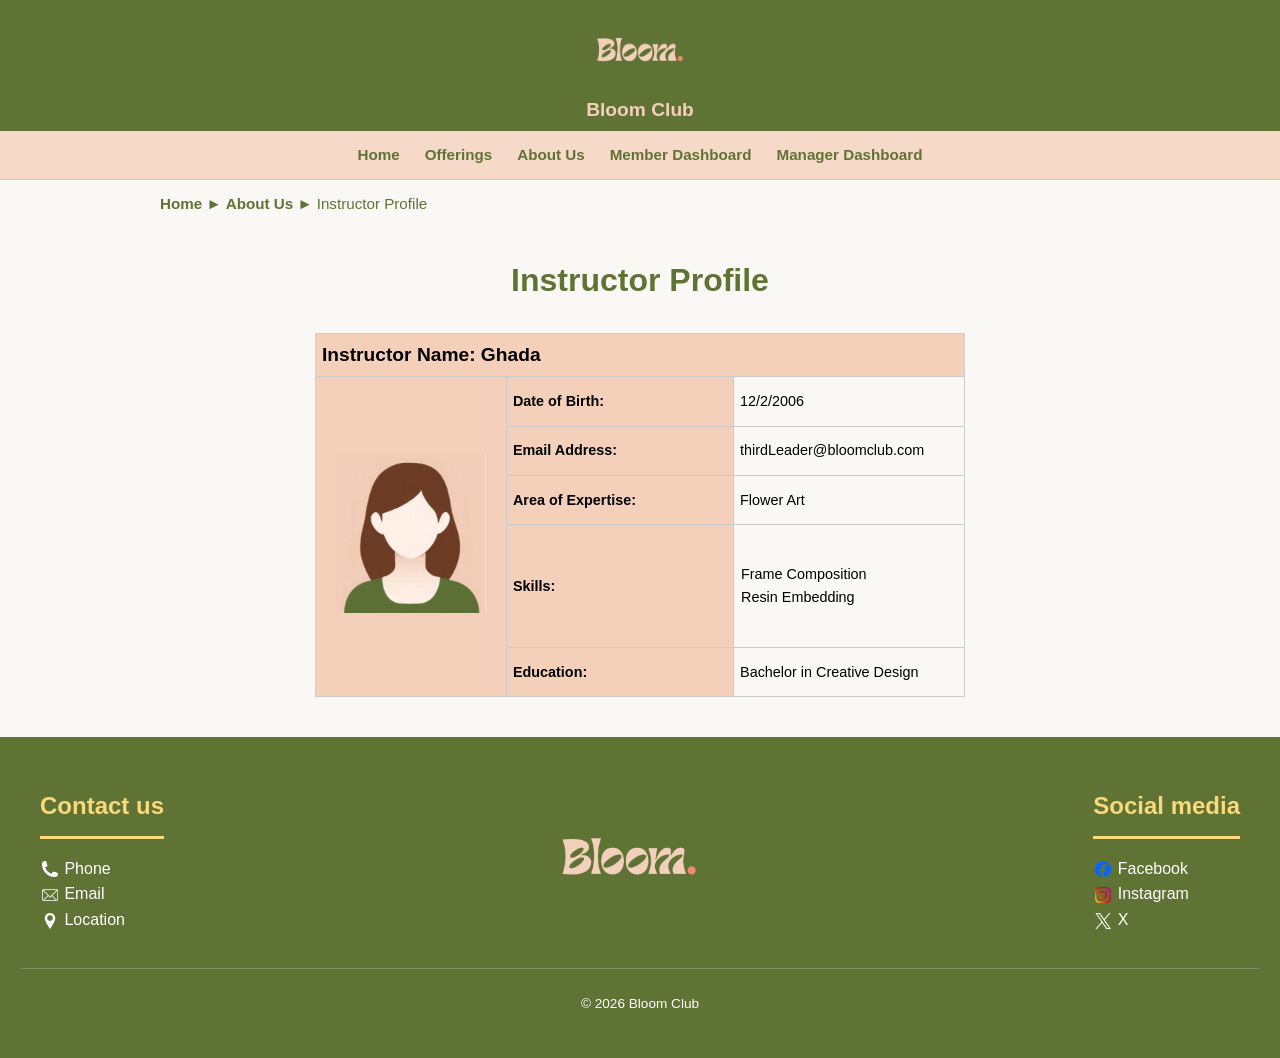
<file: ghada.html>
<!DOCTYPE html>
<html lang="en">
<head>
    <meta charset="UTF-8">
  <meta name="viewport" content="width=device-width, initial-scale=1.0">
    <title>GHADA</title>
    <link rel="stylesheet" href="style.css">
</head>
<body>
    <header>
        <div class="header-top">
            <div class="logo-container"><img src="images/bloomLogo.png" alt="Bloom Club" >
                <span>Bloom Club</span>
            </div>
        </div>
        
        <nav>
    <ul>
      <li><a href="index.html">Home</a></li>
      <li><a href="offerings.html">Offerings</a></li>
      <li><a href="AboutUs_Page.html">About Us</a></li>
      <li><a href="member-dashboard.html">Member Dashboard</a></li>
      <li><a href="manager-dashboard.html">Manager Dashboard</a></li>
    </ul>
  </nav>
    </header>
    
    <div class="breadcrumb">
        <a href="index.html">Home</a> ► <a href="AboutUs_Page.html">About Us</a> ► Instructor Profile
    </div>

    <section class="profile">
        <h1 >Instructor Profile</h1>
        <table class="profileTable">
               <tr class="name-row">
        <td colspan="3">Instructor Name: Ghada</td>
    </tr>
            <tr class="pink-row">
                <td rowspan="5"><img src="images/profile.png" alt="Instructor Photo" class="profilephoto"></td>
                <th>Date of Birth:</th>
                <td>12/2/2006</td>
            </tr>
            
             <tr class="pink-row">
                <th>Email Address:</th>
                <td>thirdLeader@bloomclub.com</td>
            </tr>
             <tr class="pink-row">
                <th>Area of Expertise:</th>
                <td >Flower Art</td>
            </tr>
             <tr class="pink-row">
                <th>Skills:</th>
                <td>
                    <ul>
                        <li>Frame Composition</li>
                        <li>Resin Embedding</li>
                    </ul>
                </td>
            </tr>
             <tr class="pink-row">
                <th>Education:</th>
                <td>Bachelor in Creative Design</td>
            </tr>
        </table>
    </section>

    <footer>
    <div class="footer-container">
      <div class="footer-section" id="contact-us"><h2>Contact us</h2>
         <hr >
        <ul>
            <li class="logo-icon" id="phone-icon"><a href="tel:+966552690204" target="_blank"><img src="images/phone.png" alt="" class="footer-icon">  Phone</a></li>
            <li class="logo-icon" id="email-icon"><a href="mailto:BloomClub@gmail.com" target="_blank"><img src="images/email.png" alt="" class="footer-icon">  Email</a></li>
            <li class="logo-icon" id="location-icon"><a href="https://maps.app.goo.gl/LZVPqwNEsbNbXUPS9?g_st=ic" target="_blank"><img src="images/location.png" alt="" class="footer-icon">  Location</a></li>
        </ul>
    </div>

      <div class="footer-section" id="footer-logo" ><img src="images/bloomLogo.png" alt="Bloom Logo"></div>

      <div class="footer-section" id="social-media"><h2>Social media</h2>
         <hr >
        <ul>
            <li class="logo-icon" id="facebook-icon"><a href="https://www.facebook.com" target="_blank"><img src="images/facebook.png" alt="Facebook Icon" class="footer-icon">  Facebook</a></li>
            <li class="logo-icon" id="instagram-icon"><a href="https://www.instagram.com" target="_blank"><img src="images/instagram.png" alt="Instagram Icon" class="footer-icon">  Instagram</a></li>
            <li class="logo-icon" id="X-icon"><a href="https://x.com" target="_blank"><img src="images/X.png" alt="X Icon" class="footer-icon">  X</a></li>
        </ul>
    </div>
    </div>
    <div class="footer-bottom"><p>©️ 2026 Bloom Club</p></div>

  </footer>
</body>
</html>
</file>
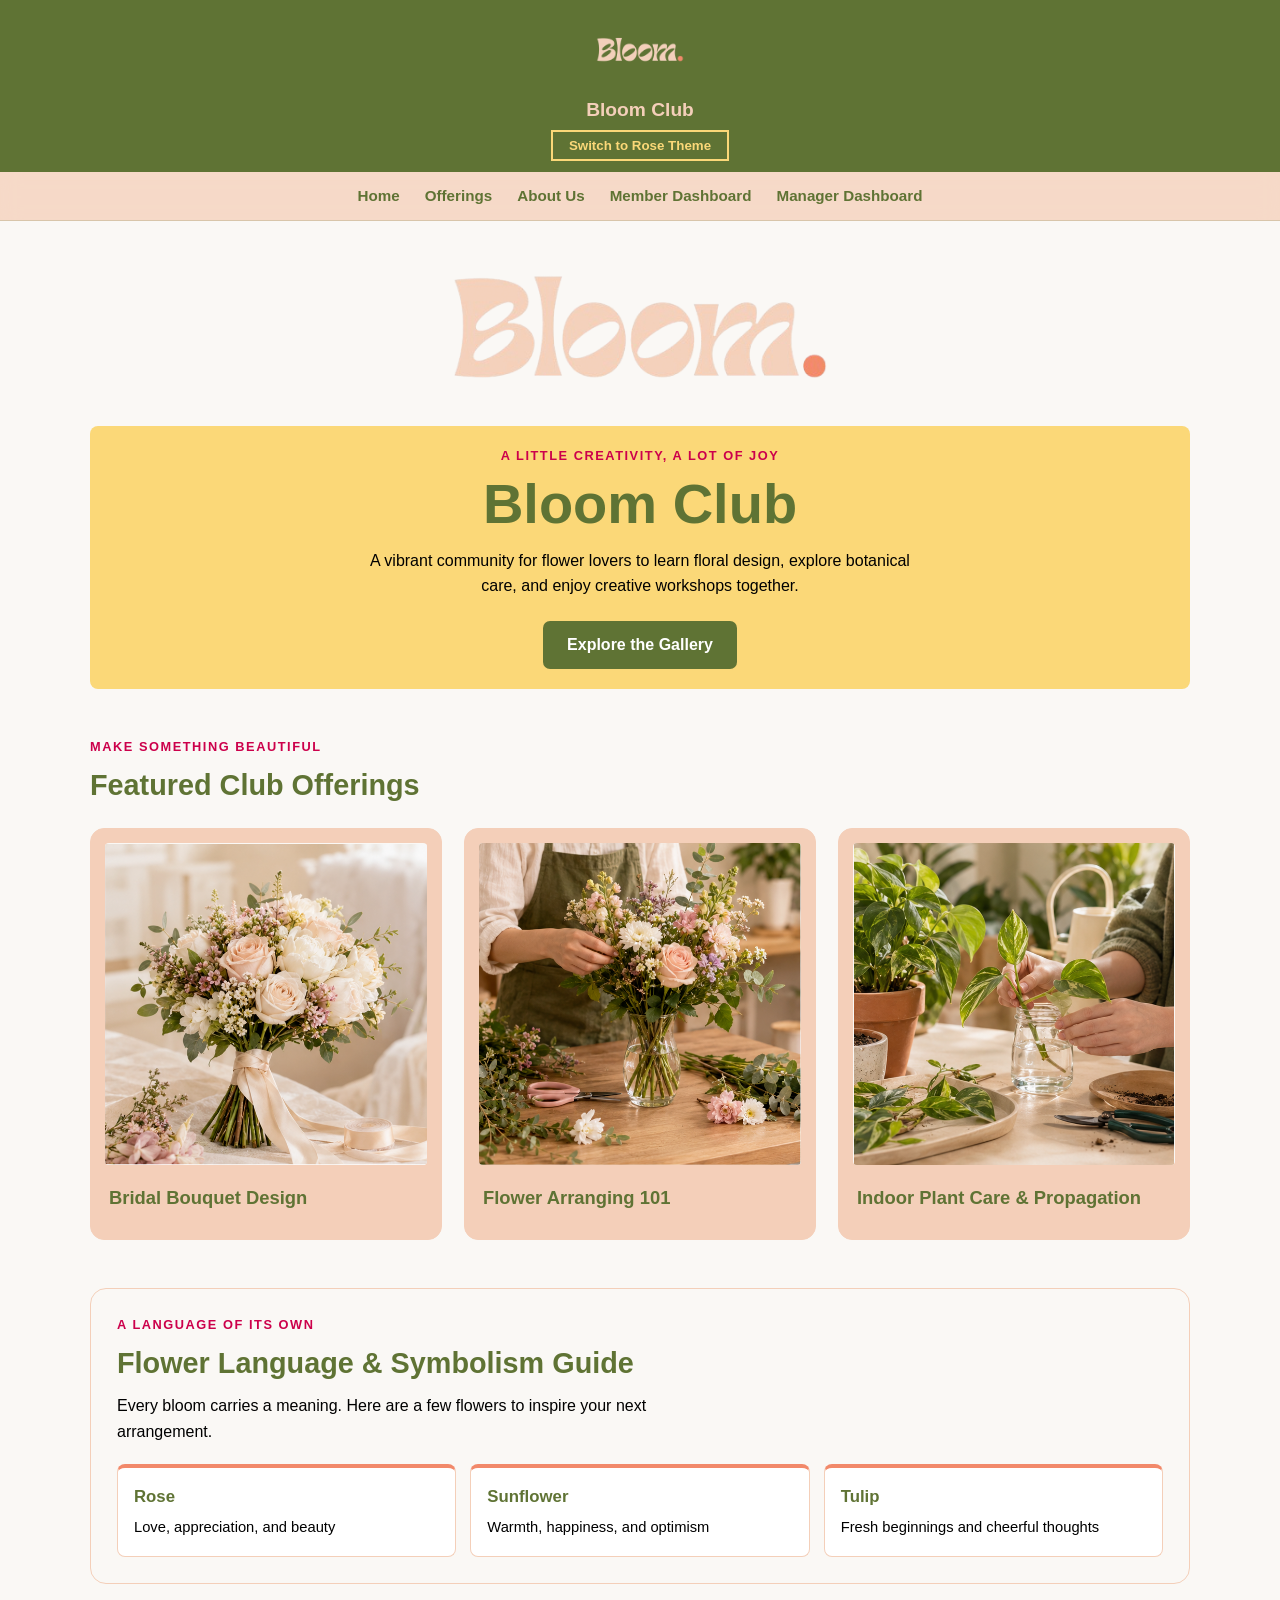
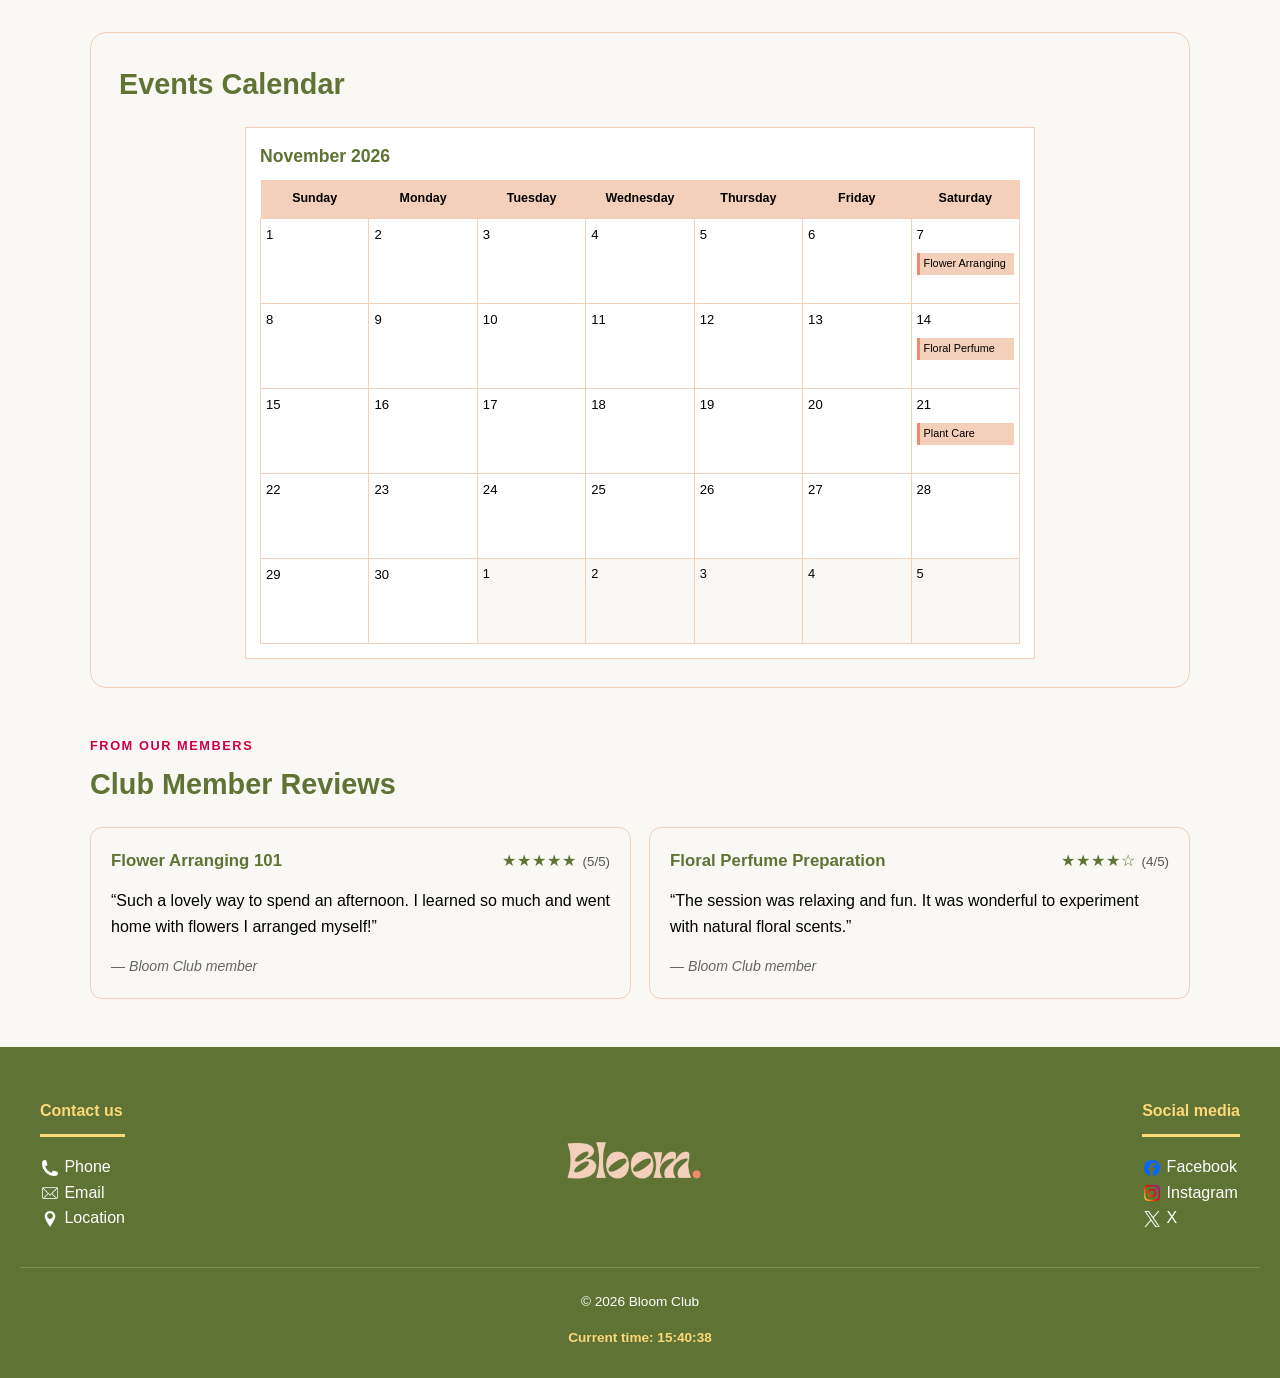
<file: home.html>
<!DOCTYPE html>
<html lang="en">
<head>
  <meta charset="UTF-8">
  <meta name="viewport" content="width=device-width, initial-scale=1.0">
  <meta name="description" content="Discover creative floral workshops, upcoming events, and the Bloom Club community.">
  <title>Home | Bloom Club</title>
  <link rel="stylesheet" href="style.css">
</head>
<body id="top">
  <header>
    <div class="header-top">
      <div class="logo-container">
        <img src="images/bloomLogo.png" alt="Bloom Club flower logo">
        <span>Bloom Club</span>
      </div>
      <button type="button" id="themeBtn" class="theme-button">Switch to Rose Theme</button>
    </div>
    <nav aria-label="Main navigation">
      <ul>
        <li><a href="home.html" aria-current="page">Home</a></li>
        <li><a href="offerings.html">Offerings</a></li>
        <li><a href="AboutUs_Page.html">About Us</a></li>
        <li><a href="member-dashboard.html">Member Dashboard</a></li>
        <li><a href="manager-dashboard.html">Manager Dashboard</a></li>
      </ul>
    </nav>
  </header>

  <main class="home-page">
    <section class="home-hero" aria-labelledby="home-title">
      <img class="home-hero-logo" src="images/bloomLogo.png" alt="Bloom Club">
      <div class="home-hero-copy">
        <p class="home-eyebrow">A little creativity, a lot of joy</p>
        <h1 id="home-title">Bloom Club</h1>
        <p>A vibrant community for flower lovers to learn floral design, explore botanical care, and enjoy creative workshops together.</p>
        <a class="home-button" href="Gallery.html">Explore the Gallery</a>
      </div>
    </section>

    <section class="home-section" aria-labelledby="featured-title">
      <div class="home-section-heading">
        <p class="home-eyebrow">Make something beautiful</p>
        <h2 id="featured-title">Featured Club Offerings</h2>
      </div>
      <div class="featured-offerings">
        <article class="featured-card">
          <img class="home-offering-image" src="images/bridalBD.png" alt="Bridal bouquet design workshop">
          <div class="featured-card-copy"><h3>Bridal Bouquet Design</h3><p>Design an elegant hand-tied bridal bouquet and learn how to pick flowers that match a wedding theme.</p></div>
        </article>
        <article class="featured-card">
          <img class="home-offering-image" src="images/flowerArr.png" alt="Flower arranging workshop">
          <div class="featured-card-copy"><h3>Flower Arranging 101</h3><p>Learn the basics of choosing, cutting and arranging fresh flowers into a simple, balanced vase design.</p></div>
        </article>
        <article class="featured-card">
          <img class="home-offering-image" src="images/indoorPC.png" alt="Indoor plant care and propagation workshop">
          <div class="featured-card-copy"><h3>Indoor Plant Care &amp; Propagation</h3><p>Discover how to keep indoor plants healthy and grow new plants from cuttings at home.</p></div>
        </article>
      </div>
    </section>

    <section class="home-section symbolism-section" aria-labelledby="symbolism-title">
      <div class="symbolism-intro"><p class="home-eyebrow">A language of its own</p><h2 id="symbolism-title">Flower Language &amp; Symbolism Guide</h2><p>Every bloom carries a meaning. Here are a few flowers to inspire your next arrangement.</p></div>
      <div class="symbolism-list">
        <article class="symbolism-item"><h3>Rose</h3><p>Love, appreciation, and beauty</p></article>
        <article class="symbolism-item"><h3>Sunflower</h3><p>Warmth, happiness, and optimism</p></article>
        <article class="symbolism-item"><h3>Tulip</h3><p>Fresh beginnings and cheerful thoughts</p></article>
      </div>
    </section>

    <section class="home-section calendar-section" aria-labelledby="calendar-title">
      <div class="home-section-heading"><h2 id="calendar-title">Events Calendar</h2></div>
      <div class="calendar-wrap">
        <h3>November 2026</h3>
        <table class="events-calendar">
          <thead><tr><th scope="col">Sunday</th><th scope="col">Monday</th><th scope="col">Tuesday</th><th scope="col">Wednesday</th><th scope="col">Thursday</th><th scope="col">Friday</th><th scope="col">Saturday</th></tr></thead>
          <tbody>
            <tr><td><span class="calendar-day">1</span></td><td><span class="calendar-day">2</span></td><td><span class="calendar-day">3</span></td><td><span class="calendar-day">4</span></td><td><span class="calendar-day">5</span></td><td><span class="calendar-day">6</span></td><td><span class="calendar-day">7</span><span class="calendar-note">Flower Arranging</span></td></tr>
            <tr><td><span class="calendar-day">8</span></td><td><span class="calendar-day">9</span></td><td><span class="calendar-day">10</span></td><td><span class="calendar-day">11</span></td><td><span class="calendar-day">12</span></td><td><span class="calendar-day">13</span></td><td><span class="calendar-day">14</span><span class="calendar-note">Floral Perfume</span></td></tr>
            <tr><td><span class="calendar-day">15</span></td><td><span class="calendar-day">16</span></td><td><span class="calendar-day">17</span></td><td><span class="calendar-day">18</span></td><td><span class="calendar-day">19</span></td><td><span class="calendar-day">20</span></td><td><span class="calendar-day">21</span><span class="calendar-note">Plant Care</span></td></tr>
            <tr><td><span class="calendar-day">22</span></td><td><span class="calendar-day">23</span></td><td><span class="calendar-day">24</span></td><td><span class="calendar-day">25</span></td><td><span class="calendar-day">26</span></td><td><span class="calendar-day">27</span></td><td><span class="calendar-day">28</span></td></tr>
            <tr><td><span class="calendar-day">29</span></td><td><span class="calendar-day">30</span></td><td class="calendar-outside">1</td><td class="calendar-outside">2</td><td class="calendar-outside">3</td><td class="calendar-outside">4</td><td class="calendar-outside">5</td></tr>
          </tbody>
        </table>
      </div>
    </section>

    <section class="home-section reviews-section" aria-labelledby="reviews-title">
      <div class="home-section-heading"><p class="home-eyebrow">From our members</p><h2 id="reviews-title">Club Member Reviews</h2></div>
      <div class="review-list">
        <div class="review-card"><div class="review-top"><h3>Flower Arranging 101</h3><span class="review-rating" role="img" aria-label="5 out of 5 stars">★★★★★ <small>(5/5)</small></span></div><p>“Such a lovely way to spend an afternoon. I learned so much and went home with flowers I arranged myself!”</p><span class="reviewer">— Bloom Club member</span></div>
        <div class="review-card"><div class="review-top"><h3>Floral Perfume Preparation</h3><span class="review-rating" role="img" aria-label="4 out of 5 stars">★★★★☆ <small>(4/5)</small></span></div><p>“The session was relaxing and fun. It was wonderful to experiment with natural floral scents.”</p><span class="reviewer">— Bloom Club member</span></div>
      </div>
    </section>
  </main>

  <footer>
    <div class="footer-container">
      <div class="footer-section" id="contact-us"><h4>Contact us</h4><hr><ul>
        <li><a href="tel:+966552690204"><img src="images/phone.png" alt="" class="footer-icon"> Phone</a></li>
        <li><a href="mailto:BloomClub@gmail.com"><img src="images/email.png" alt="" class="footer-icon"> Email</a></li>
        <li><a href="https://maps.app.goo.gl/LZVPqwNEsbNbXUPS9?g_st=ic"><img src="images/location.png" alt="" class="footer-icon"> Location</a></li>
      </ul></div>
      <div class="footer-section" id="footer-logo"><img src="images/bloomLogo.png" alt="Bloom Club logo"></div>
      <div class="footer-section" id="social-media"><h4>Social media</h4><hr><ul>
        <li><a href="https://www.facebook.com"><img src="images/facebook.png" alt="" class="footer-icon"> Facebook</a></li>
        <li><a href="https://www.instagram.com"><img src="images/instagram.png" alt="" class="footer-icon"> Instagram</a></li>
        <li><a href="https://x.com"><img src="images/X.png" alt="" class="footer-icon"> X</a></li>
      </ul></div>
    </div>
    <div class="footer-bottom">
      <p>&copy; 2026 Bloom Club</p>
      <p id="clock" class="footer-clock"></p>
    </div>
  </footer>
  <a href="#top" id="backToTop" class="back-to-top">&#8593; Top</a>
  <script src="home.js"></script>
</body>
</html>
</file>
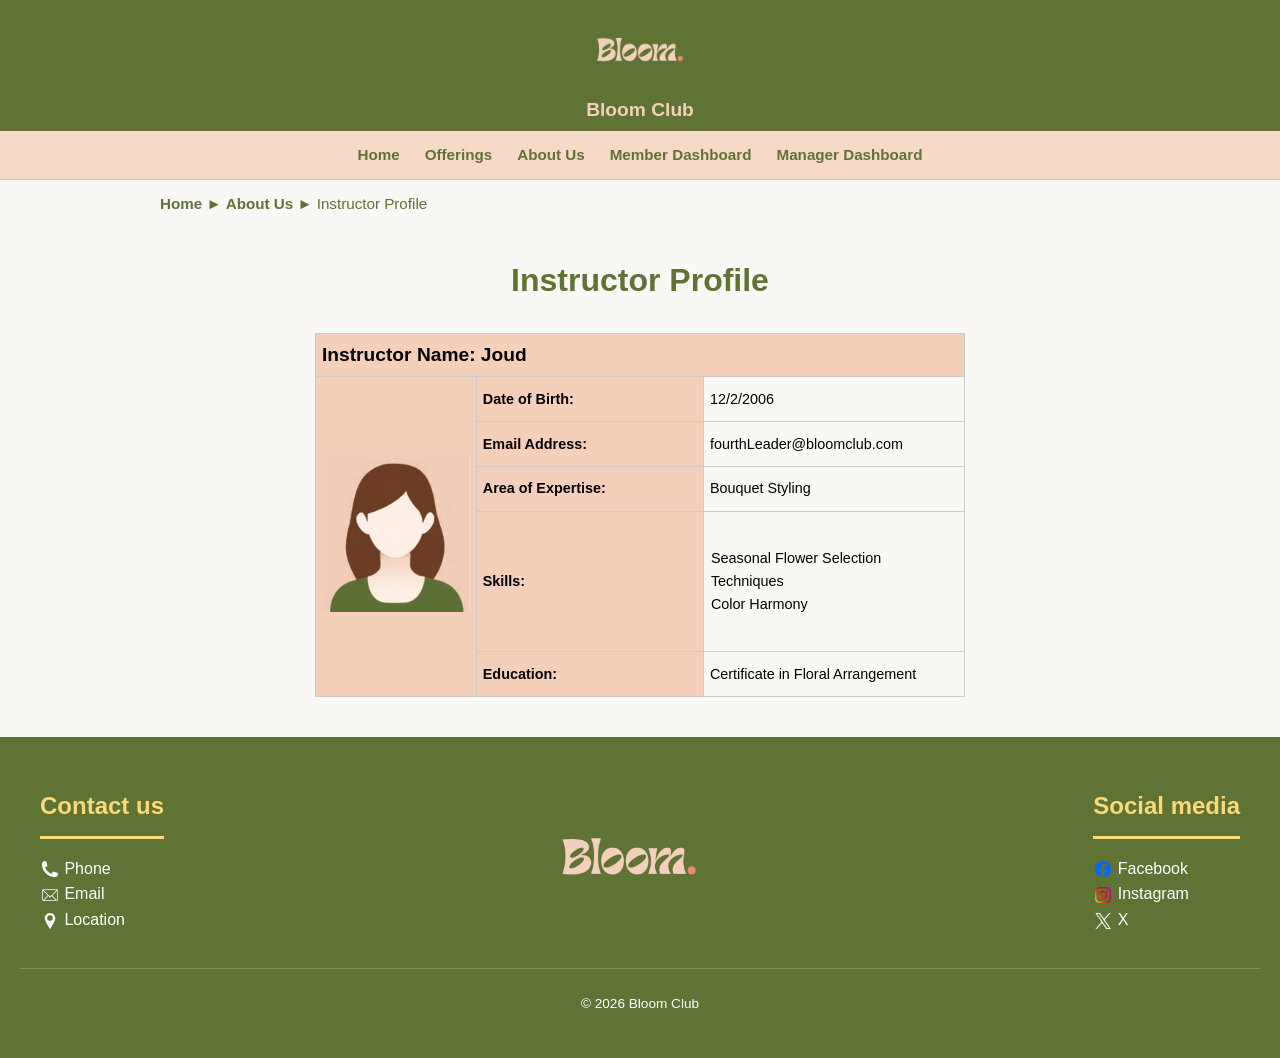
<file: joud.html>
<!DOCTYPE html>
<html lang="en">
<head>
    <meta charset="UTF-8">
  <meta name="viewport" content="width=device-width, initial-scale=1.0">
    <title>JOUD</title>
    <link rel="stylesheet" href="style.css">
</head>
<body>
    <header>
        <div class="header-top">
            <div class="logo-container"><img src="images/bloomLogo.png" alt="Bloom Club">
                <span>Bloom Club</span>
            </div>
        </div>
        
        <nav>
    <ul>
      <li><a href="index.html">Home</a></li>
      <li><a href="offerings.html">Offerings</a></li>
      <li><a href="AboutUs_Page.html">About Us</a></li>
      <li><a href="member-dashboard.html">Member Dashboard</a></li>
      <li><a href="manager-dashboard.html">Manager Dashboard</a></li>
    </ul>
  </nav>
    </header>
    
    <div class="breadcrumb">
        <a href="index.html">Home</a> ► <a href="AboutUs_Page.html">About Us</a> ► Instructor Profile
    </div>

    <section class="profile">
        <h1 >Instructor Profile</h1>
        <table class="profileTable">
            <tr class="name-row">
                <td colspan="3">Instructor Name: Joud</td>
            </tr>
          <tr class="pink-row">
                <td rowspan="5"><img src="images/profile.png" alt="Instructor Photo" class="profilephoto"></td>
                <th>Date of Birth:</th>
                <td>12/2/2006</td>
            </tr>
            
            <tr class="pink-row">
                <th>Email Address:</th>
                <td>fourthLeader@bloomclub.com</td>
            </tr>
             <tr class="pink-row">
                <th>Area of Expertise:</th>
                <td>Bouquet Styling</td>
            </tr>
             <tr class="pink-row">
                <th>Skills:</th>
                <td>
                    <ul>
                        <li>Seasonal Flower Selection Techniques</li>
                        <li>Color Harmony</li>
                    </ul>
                </td>
            </tr>
             <tr class="pink-row">
                <th>Education:</th>
                <td>Certificate in Floral Arrangement</td>
            </tr>
        </table>
    </section>

    <footer>
    <div class="footer-container">
      <div class="footer-section" id="contact-us"><h2>Contact us</h2>
         <hr >
        <ul>
            <li class="logo-icon" id="phone-icon"><a href="tel:+966552690204" target="_blank"><img src="images/phone.png" alt="" class="footer-icon">  Phone</a></li>
            <li class="logo-icon" id="email-icon"><a href="mailto:BloomClub@gmail.com" target="_blank"><img src="images/email.png" alt="" class="footer-icon">  Email</a></li>
            <li class="logo-icon" id="location-icon"><a href="https://maps.app.goo.gl/LZVPqwNEsbNbXUPS9?g_st=ic" target="_blank"><img src="images/location.png" alt="" class="footer-icon">  Location</a></li>
        </ul>
    </div>

      <div class="footer-section" id="footer-logo" ><img src="images/bloomLogo.png" alt="Bloom Logo"></div>

      <div class="footer-section" id="social-media"><h2>Social media</h2>
         <hr >
        <ul>
            <li class="logo-icon" id="facebook-icon"><a href="https://www.facebook.com" target="_blank"><img src="images/facebook.png" alt="Facebook Icon" class="footer-icon">  Facebook</a></li>
            <li class="logo-icon" id="instagram-icon"><a href="https://www.instagram.com" target="_blank"><img src="images/instagram.png" alt="Instagram Icon" class="footer-icon">  Instagram</a></li>
            <li class="logo-icon" id="X-icon"><a href="https://x.com" target="_blank"><img src="images/X.png" alt="X Icon" class="footer-icon">  X</a></li>
        </ul>
    </div>
    </div>
    <div class="footer-bottom"><p>©️ 2026 Bloom Club</p></div>

  </footer>
</body>
</html>
</file>
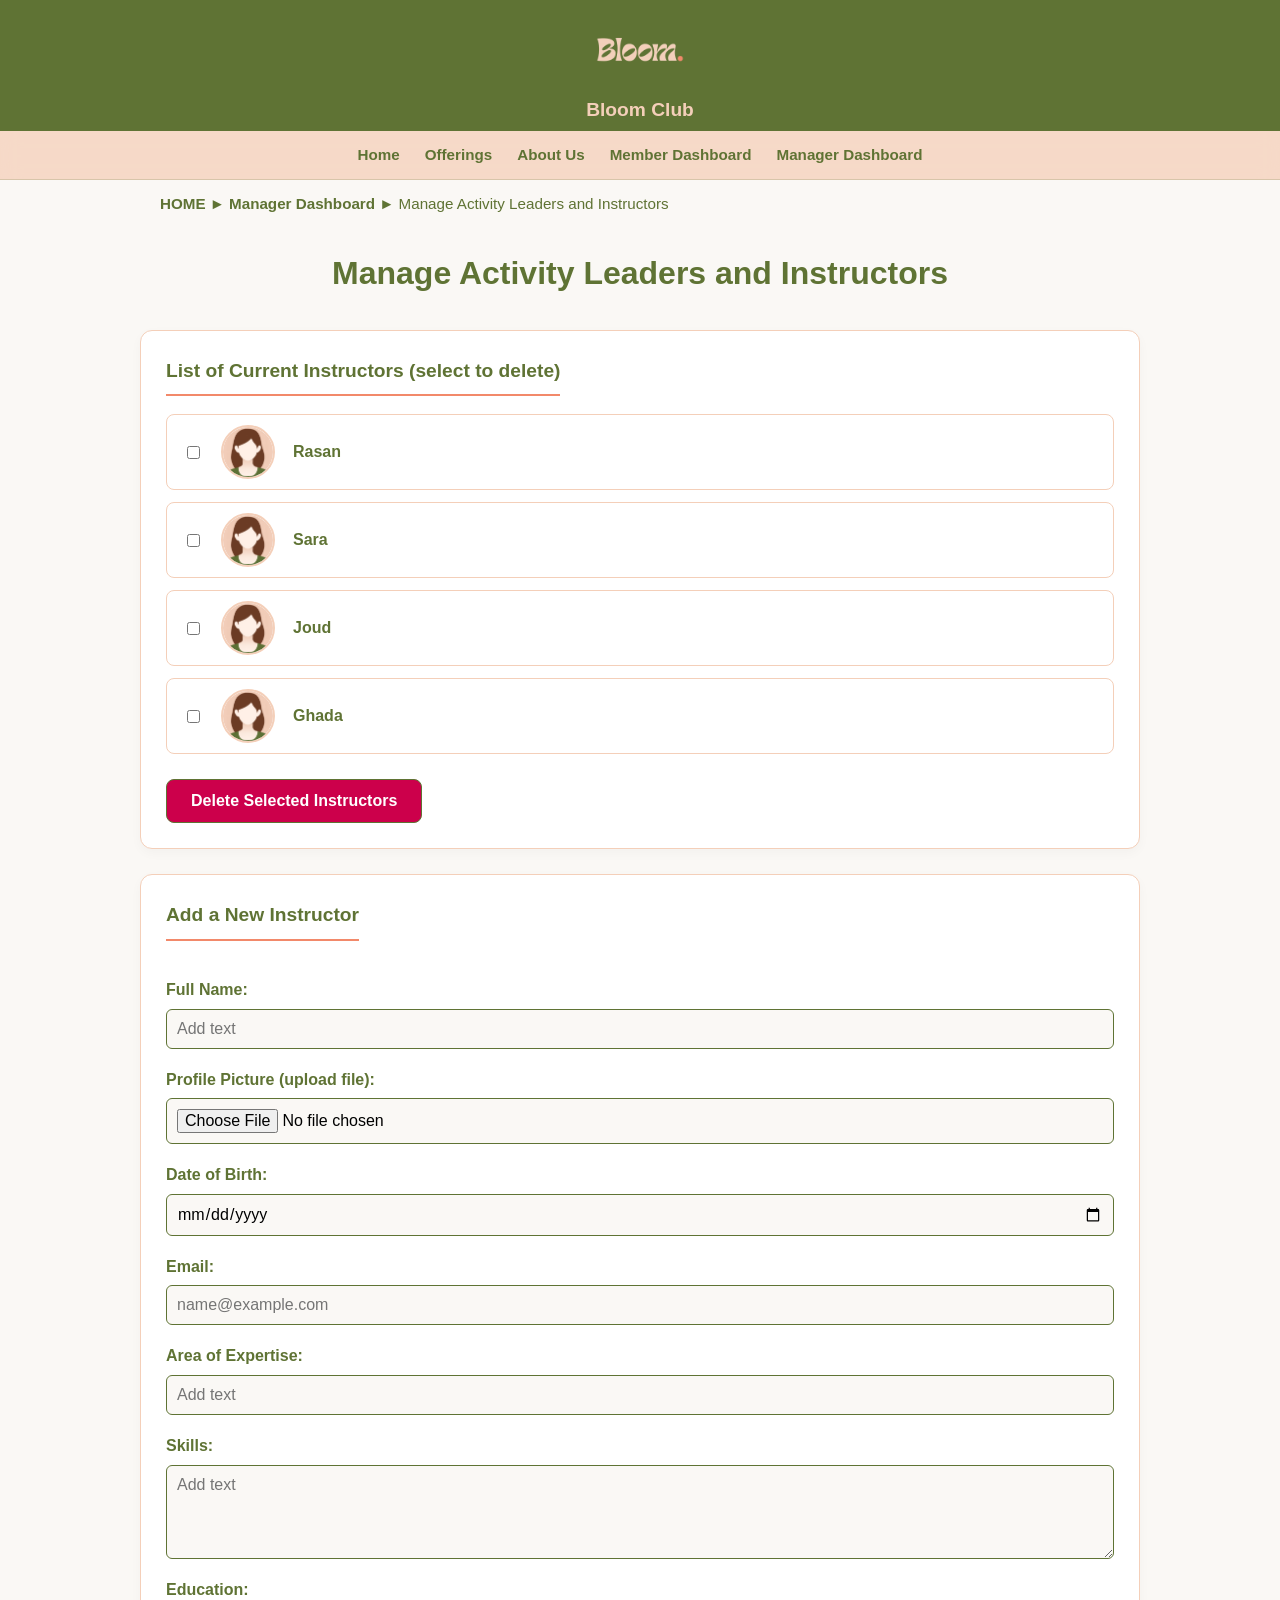
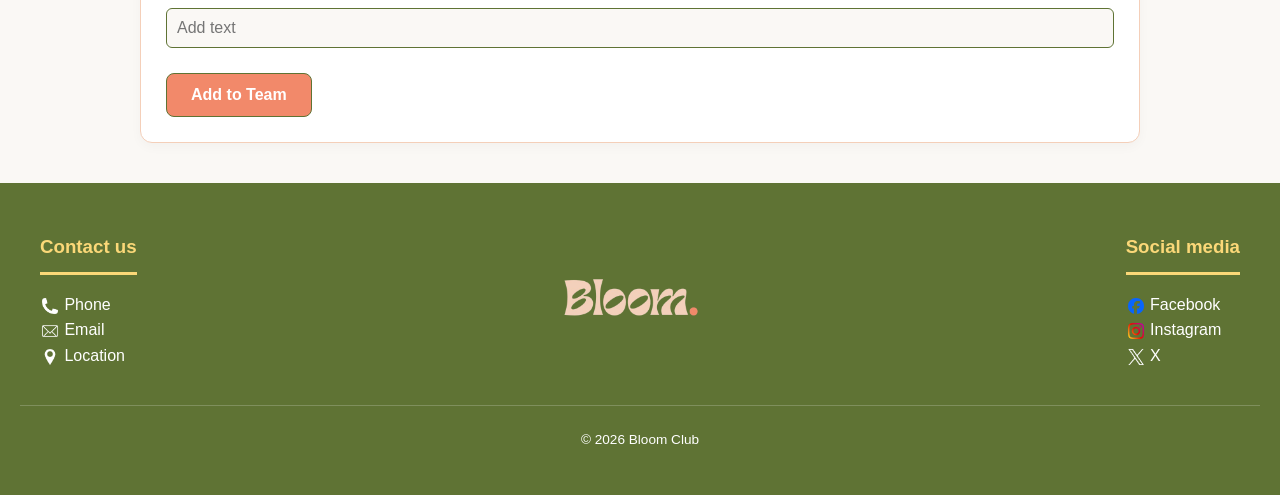
<file: manage-team.html>
<!DOCTYPE html>
<html lang="en">
<head>
  <!-- Page settings and CSS file -->
  <meta charset="UTF-8">
  <meta name="viewport" content="width=device-width, initial-scale=1.0">
  <title>Manage Activity Leaders and Instructors</title>
  <link rel="stylesheet" href="style.css">
</head>
<body>

<!-- Website header and navigation -->
<header>
  <div class="header-top">
    <div class="logo-container">
      <img src="images/bloomLogo.png" alt="Bloom Club Logo">
      <span>Bloom Club</span>
    </div>
  </div>

  <!-- Navigation links -->
  <nav>
    <ul>
      <li><a href="index.html">Home</a></li>
      <li><a href="offerings.html">Offerings</a></li>
      <li><a href="AboutUs_Page.html">About Us</a></li>
      <li><a href="member-dashboard.html">Member Dashboard</a></li>
      <li><a href="manager-dashboard.html">Manager Dashboard</a></li>
    </ul>
  </nav>
</header>

 <!-- Breadcrumb navigation -->
    <div class="breadcrumb">
        <a href="index.html">HOME</a> ►
        <a href="manager-dashboard.html">Manager Dashboard</a> ► Manage Activity Leaders and Instructors
    </div> 

    
<!-- Main content of the page -->
<main class="mgr-page">


    <!-- Page title -->
    <h1 class="mgr-title">Manage Activity Leaders and Instructors</h1>

    <!-- Section 1: form listing current instructors for deletion -->
    <section class="mgr-box">
        <h2>List of Current Instructors (select to delete)</h2>

        <form action="#" method="post">
            <!-- Each label holds a checkbox, a small image and a name -->
            <label class="mgr-member" for="del-rasan">
                <input type="checkbox" id="del-rasan" name="delete" value="rasan">
                <img src="images/profile.png" alt="Rasan photo">
                <span>Rasan</span>
            </label>

            <label class="mgr-member" for="del-sara">
                <input type="checkbox" id="del-sara" name="delete" value="sara">
                <img src="images/profile.png" alt="Sara photo">
                <span>Sara</span>
            </label>

            <label class="mgr-member" for="del-joud">
                <input type="checkbox" id="del-joud" name="delete" value="joud">
                <img src="images/profile.png" alt="Joud photo">
                <span>Joud</span>
            </label>

            <label class="mgr-member" for="del-ghada">
                <input type="checkbox" id="del-ghada" name="delete" value="ghada">
                <img src="images/profile.png" alt="Ghada photo">
                <span>Ghada</span>
            </label>

            <button type="submit" class="mgr-submit mgr-delete">Delete Selected Instructors</button>
        </form>
    </section>

    <!-- Section 2: form for adding a new instructor -->
    <section class="mgr-box">
        <h2>Add a New Instructor</h2>

        <form action="#" method="post" enctype="multipart/form-data" class="mgr-form">

            <label for="inst-name">Full Name:</label>
            <input type="text" id="inst-name" name="inst-name" placeholder="Add text" required>

            <label for="inst-photo">Profile Picture (upload file):</label>
            <input type="file" id="inst-photo" name="inst-photo" accept="image/*" required>

            <label for="inst-dob">Date of Birth:</label>
            <input type="date" id="inst-dob" name="inst-dob" required>

            <label for="inst-email">Email:</label>
            <input type="email" id="inst-email" name="inst-email" placeholder="name@example.com" required>

            <label for="inst-expertise">Area of Expertise:</label>
            <input type="text" id="inst-expertise" name="inst-expertise" placeholder="Add text" required>

            <label for="inst-skills">Skills:</label>
            <textarea id="inst-skills" name="inst-skills" rows="4" placeholder="Add text" required></textarea>

            <label for="inst-education">Education:</label>
            <input type="text" id="inst-education" name="inst-education" placeholder="Add text" required>

            <button type="submit" class="mgr-submit">Add to Team</button>
        </form>
    </section>

</main>

<!-- Website footer -->
<footer>
    <div class="footer-container">

      <!-- Contact information -->
      <div class="footer-section" id="contact-us"><h3>Contact us</h3>
         <hr>
        <ul>
            <li class="logo-icon" id="phone-icon"><a href="tel:+966552690204" target="_blank"><img src="images/phone.png" alt="" class="footer-icon">  Phone</a></li>
            <li class="logo-icon" id="email-icon"><a href="mailto:BloomClub@gmail.com" target="_blank"><img src="images/email.png" alt="" class="footer-icon">  Email</a></li>
            <li class="logo-icon" id="location-icon"><a href="https://maps.app.goo.gl/LZVPqwNEsbNbXUPS9?g_st=ic" target="_blank"><img src="images/location.png" alt="" class="footer-icon">  Location</a></li>
        </ul>
    </div>

      <!-- Website logo -->
      <div class="footer-section" id="footer-logo"><img src="images/bloomLogo.png" alt="Bloom Logo"></div>

      <!-- Social media links -->
      <div class="footer-section" id="social-media"><h3>Social media</h3>
         <hr>
        <ul>
            <li class="logo-icon" id="facebook-icon"><a href="https://www.facebook.com" target="_blank"><img src="images/facebook.png" alt="Facebook Icon" class="footer-icon">  Facebook</a></li>
            <li class="logo-icon" id="instagram-icon"><a href="https://www.instagram.com" target="_blank"><img src="images/instagram.png" alt="Instagram Icon" class="footer-icon">  Instagram</a></li>
            <li class="logo-icon" id="X-icon"><a href="https://x.com" target="_blank"><img src="images/X.png" alt="X Icon" class="footer-icon">  X</a></li>
        </ul>
    </div>
    </div>

    <!-- Copyright information -->
    <div class="footer-bottom"><p>©️ 2026 Bloom Club</p></div>

</footer>

</body>
</html>
</file>
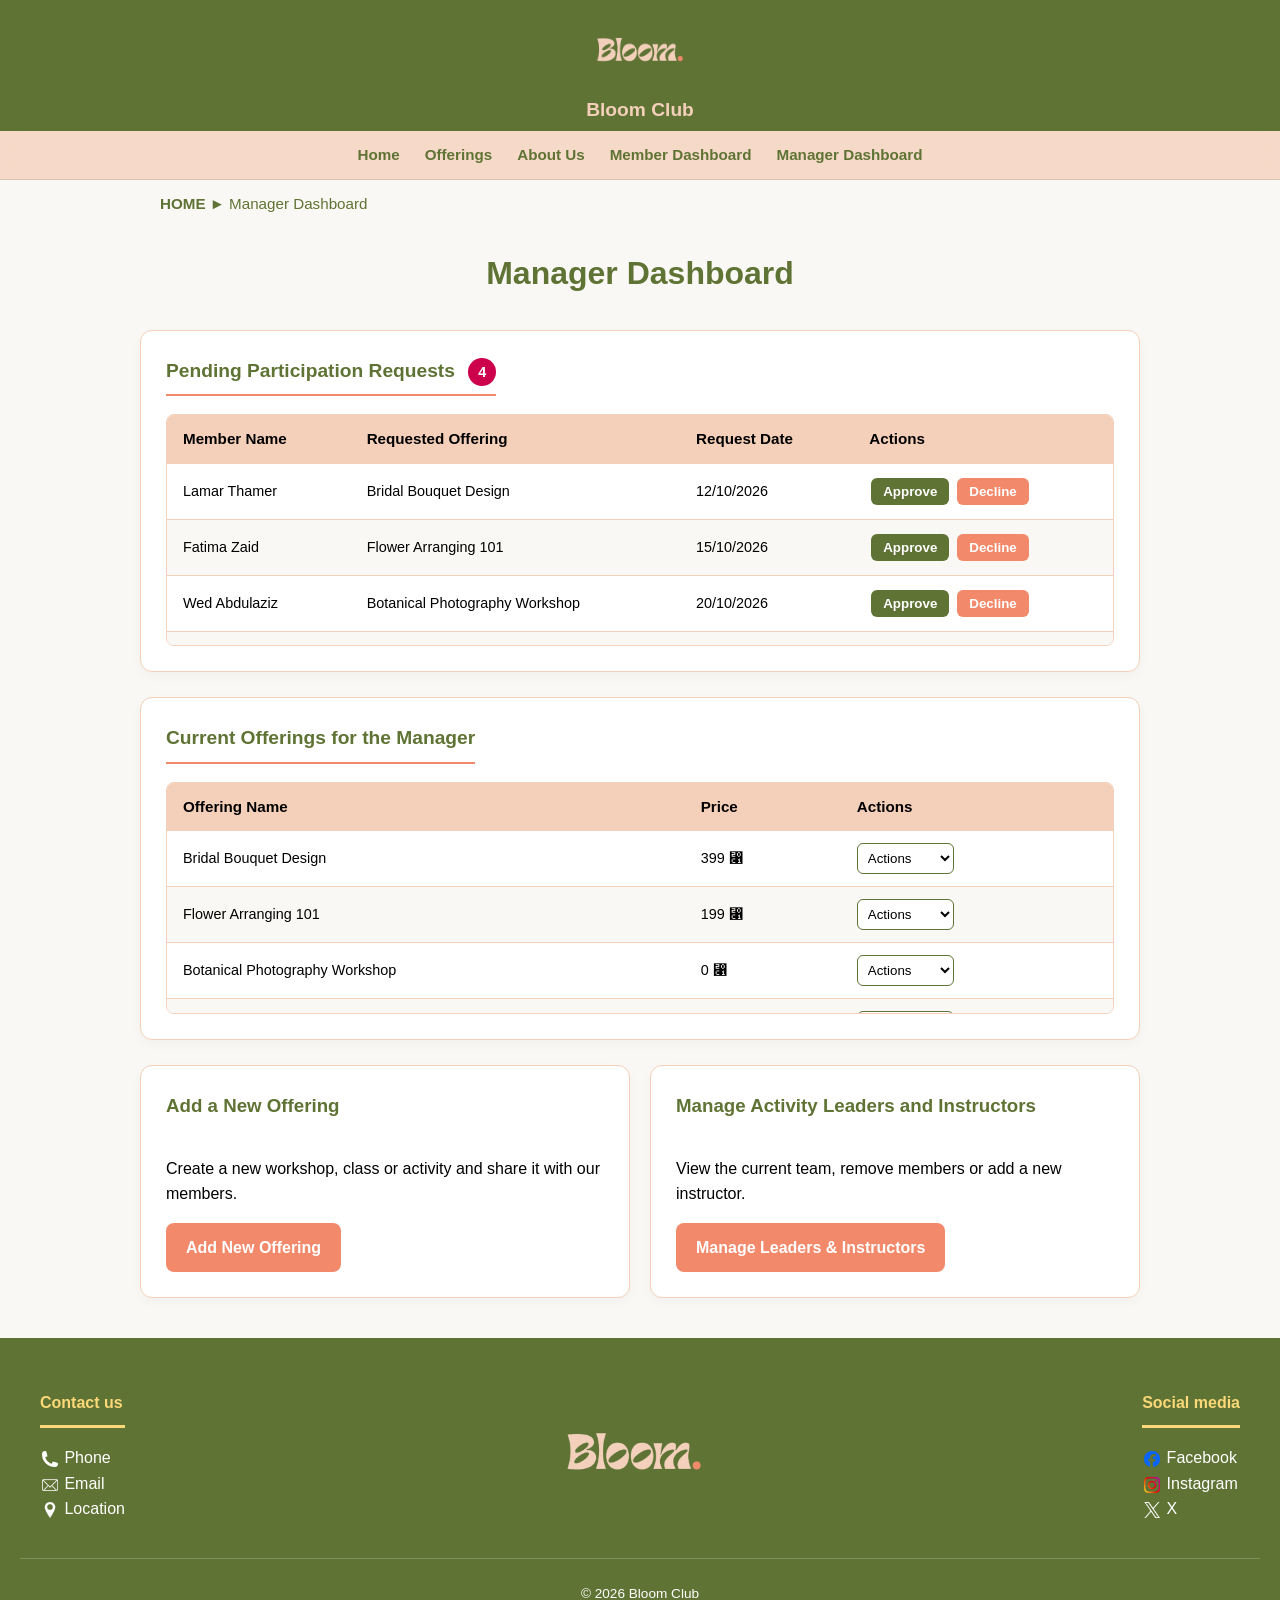
<file: manager-dashboard.html>
<!DOCTYPE html>
<html lang="en">
<head>
  <!-- Page settings and CSS file -->
  <meta charset="UTF-8">
  <meta name="viewport" content="width=device-width, initial-scale=1.0">
  <title>Manager Dashboard</title>
  <link rel="stylesheet" href="style.css">
</head>
<body>

<!-- Website header and navigation -->
<header>
  <div class="header-top">
    <div class="logo-container">
      <img src="images/bloomLogo.png" alt="Bloom Club Logo">
      <span>Bloom Club</span>
    </div>
  </div>

  <!-- Navigation links -->
  <nav>
    <ul>
      <li><a href="index.html">Home</a></li>
      <li><a href="offerings.html">Offerings</a></li>
      <li><a href="AboutUs_Page.html">About Us</a></li>
      <li><a href="member-dashboard.html">Member Dashboard</a></li>
      <li><a href="manager-dashboard.html">Manager Dashboard</a></li>
    </ul>
  </nav>
</header>

<!-- Breadcrumb navigation -->
    <div class="breadcrumb"><a href="index.html">HOME</a> ► Manager Dashboard</div>

<!-- Main dashboard content -->
<main class="mgr-page">

    <!-- Dashboard title -->
    <h1 class="mgr-title">Manager Dashboard</h1>

    <!-- Pending participation requests (sample content only) -->
    <section class="mgr-box">
        <h2>Pending Participation Requests <span class="mgr-counter">4</span></h2>

        <!-- The div scrolls when the table is taller than the box -->
        <div class="mgr-table-scroll">
            <table class="mgr-table">
                <tr>
                    <th>Member Name</th>
                    <th>Requested Offering</th>
                    <th>Request Date</th>
                    <th>Actions</th>
                </tr>
                <tr>
                    <td>Lamar Thamer</td>
                    <td>Bridal Bouquet Design</td>
                    <td>12/10/2026</td>
                    <td>
                        <button type="button" class="mgr-btn-approve">Approve</button>
                        <button type="button" class="mgr-btn-decline">Decline</button>
                    </td>
                </tr>
                <tr>
                    <td>Fatima Zaid </td>
                    <td>Flower Arranging 101</td>
                    <td>15/10/2026</td>
                    <td>
                        <button type="button" class="mgr-btn-approve">Approve</button>
                        <button type="button" class="mgr-btn-decline">Decline</button>
                    </td>
                </tr>
                <tr>
                    <td>Wed Abdulaziz</td>
                    <td>Botanical Photography Workshop</td>
                    <td>20/10/2026</td>
                    <td>
                        <button type="button" class="mgr-btn-approve">Approve</button>
                        <button type="button" class="mgr-btn-decline">Decline</button>
                    </td>
                </tr>
                <tr>
                    <td>Alanoud Ibrahim</td>
                    <td>Floral Perfume Preparation</td>
                    <td>25/10/2026</td>
                    <td>
                        <button type="button" class="mgr-btn-approve">Approve</button>
                        <button type="button" class="mgr-btn-decline">Decline</button>
                    </td>
                </tr>
            </table>
        </div>
    </section>

    <!-- List of all offerings belonging to this manager -->
    <section class="mgr-box">
        <h2>Current Offerings for the Manager</h2>

        <div class="mgr-table-scroll">
            <table class="mgr-table">
                <tr>
                    <th>Offering Name</th>
                    <th>Price</th>
                    <th>Actions</th>
                </tr>
                <tr>
                    <td>Bridal Bouquet Design</td>
                    <td>399 &#x20C1;</td>
                    <td>
                        <select name="action-bridal" aria-label="Actions for Bridal Bouquet Design">
                            <option value="" selected disabled>Actions</option>
                            <option value="edit">Edit</option>
                            <option value="delete">Delete</option>
                            <option value="activate">Activate</option>
                            <option value="deactivate">Deactivate</option>
                        </select>
                    </td>
                </tr>
                <tr>
                    <td>Flower Arranging 101</td>
                    <td>199 &#x20C1;</td>
                    <td>
                        <select name="action-arranging" aria-label="Actions for Flower Arranging 101">
                            <option value="" selected disabled>Actions</option>
                            <option value="edit">Edit</option>
                            <option value="delete">Delete</option>
                            <option value="activate">Activate</option>
                            <option value="deactivate">Deactivate</option>
                        </select>
                    </td>
                </tr>
                <tr>
                    <td>Botanical Photography Workshop</td>
                    <td>0 &#x20C1;</td>
                    <td>
                        <select name="action-photography" aria-label="Actions for Botanical Photography Workshop">
                            <option value="" selected disabled>Actions</option>
                            <option value="edit">Edit</option>
                            <option value="delete">Delete</option>
                            <option value="activate">Activate</option>
                            <option value="deactivate">Deactivate</option>
                        </select>
                    </td>
                </tr>
                <tr>
                    <td>Indoor Plant Care &amp; Propagation</td>
                    <td>249 &#x20C1;</td>
                    <td>
                        <select name="action-indoor-plant" aria-label="Actions for Indoor Plant Care and Propagation">
                            <option value="" selected disabled>Actions</option>
                            <option value="edit">Edit</option>
                            <option value="delete">Delete</option>
                            <option value="activate">Activate</option>
                            <option value="deactivate">Deactivate</option>
                        </select>
                    </td>
                </tr>
                <tr>
                    <td>Floral Perfume Preparation</td>
                    <td>299 &#x20C1;</td>
                    <td>
                        <select name="action-perfume" aria-label="Actions for Floral Perfume Preparation">
                            <option value="" selected disabled>Actions</option>
                            <option value="edit">Edit</option>
                            <option value="delete">Delete</option>
                            <option value="activate">Activate</option>
                            <option value="deactivate">Deactivate</option>
                        </select>
                    </td>
                </tr>
                <tr>
                    <td>Bouquet Styling</td>
                    <td>0 &#x20C1;</td>
                    <td>
                        <select name="action-styling" aria-label="Actions for Bouquet Styling">
                            <option value="" selected disabled>Actions</option>
                            <option value="edit">Edit</option>
                            <option value="delete">Delete</option>
                            <option value="activate">Activate</option>
                            <option value="deactivate">Deactivate</option>
                        </select>
                    </td>
                </tr>
            </table>
        </div>
    </section>

    <!-- Links section organized with CSS Flexbox -->
    <section class="mgr-links">
        <div class="mgr-link-box">
            <h3>Add a New Offering</h3>
            <p>Create a new workshop, class or activity and share it with our members.</p>
            <a href="add-offering.html" class="mgr-link-btn">Add New Offering</a>
        </div>

        <div class="mgr-link-box">
            <h3>Manage Activity Leaders and Instructors</h3>
            <p>View the current team, remove members or add a new instructor.</p>
            <a href="manage-team.html" class="mgr-link-btn">Manage Leaders &amp; Instructors</a>
        </div>
    </section>

</main>

<!-- Website footer -->
<footer>
    <div class="footer-container">

      <!-- Contact information -->
      <div class="footer-section" id="contact-us"><h4>Contact us</h4>
         <hr>
        <ul>
            <li class="logo-icon" id="phone-icon"><a href="tel:+966552690204" target="_blank"><img src="images/phone.png" alt="" class="footer-icon">  Phone</a></li>
            <li class="logo-icon" id="email-icon"><a href="mailto:BloomClub@gmail.com" target="_blank"><img src="images/email.png" alt="" class="footer-icon">  Email</a></li>
            <li class="logo-icon" id="location-icon"><a href="https://maps.app.goo.gl/LZVPqwNEsbNbXUPS9?g_st=ic" target="_blank"><img src="images/location.png" alt="" class="footer-icon">  Location</a></li>
        </ul>
    </div>

      <!-- Website logo -->
      <div class="footer-section" id="footer-logo"><img src="images/bloomLogo.png" alt="Bloom Logo"></div>

      <!-- Social media links -->
      <div class="footer-section" id="social-media"><h4>Social media</h4>
         <hr>
        <ul>
            <li class="logo-icon" id="facebook-icon"><a href="https://www.facebook.com" target="_blank"><img src="images/facebook.png" alt="Facebook Icon" class="footer-icon">  Facebook</a></li>
            <li class="logo-icon" id="instagram-icon"><a href="https://www.instagram.com" target="_blank"><img src="images/instagram.png" alt="Instagram Icon" class="footer-icon">  Instagram</a></li>
            <li class="logo-icon" id="X-icon"><a href="https://x.com" target="_blank"><img src="images/X.png" alt="X Icon" class="footer-icon">  X</a></li>
        </ul>
    </div>
    </div>

    <!-- Copyright information -->
    <div class="footer-bottom"><p>©️ 2026 Bloom Club</p></div>

</footer>

</body>
</html>
</file>
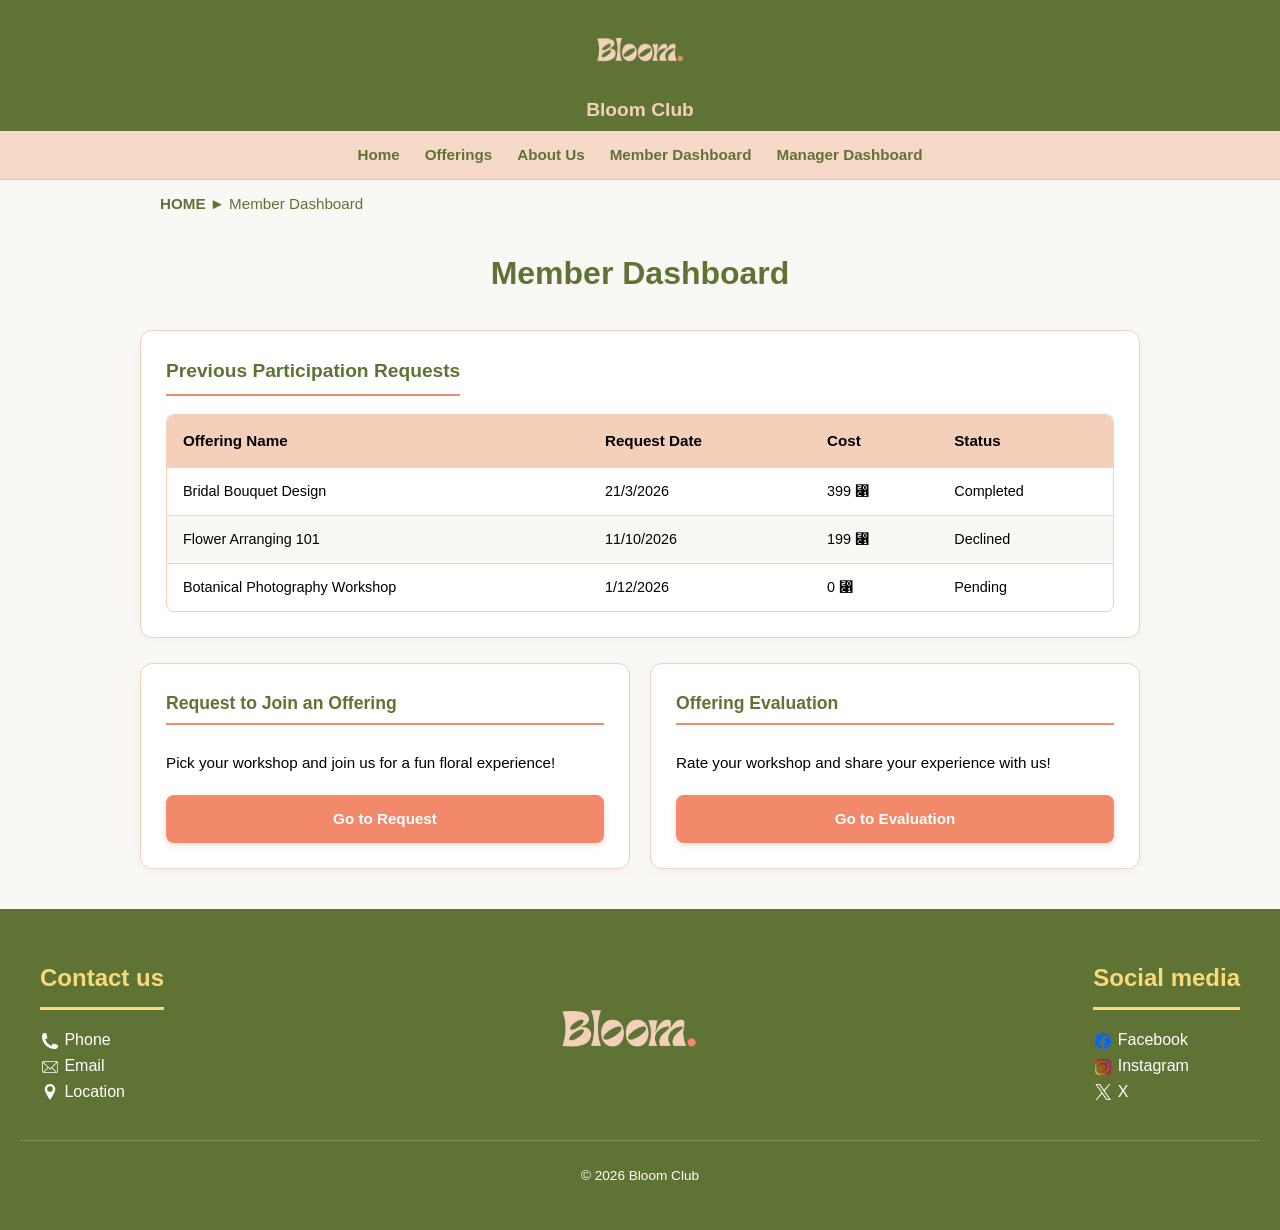
<file: member-dashboard.html>
<!DOCTYPE html>
<html lang="en" dir="ltr">
<head>
  <!-- Page settings and CSS file -->
  <meta charset="UTF-8">
  <meta name="viewport" content="width=device-width, initial-scale=1.0">
  <title>Member Dashboard</title>
  <link rel="stylesheet" href="style.css">
</head>
<body>

<!-- Website header and navigation -->
<header>
  <div class="header-top">
    <div class="logo-container">
      <img src="images/bloomLogo.png" alt="Bloom Club Logo">
      <span >Bloom Club</span>
    </div>
  </div>

  <!-- Navigation links -->
  <nav>
    <ul>
      <li><a href="index.html">Home</a></li>
      <li><a href="offerings.html">Offerings</a></li>
      <li><a href="AboutUs_Page.html">About Us</a></li>
      <li><a href="member-dashboard.html">Member Dashboard</a></li>
      <li><a href="manager-dashboard.html">Manager Dashboard</a></li>
    </ul>
  </nav>
</header>

<!-- Main dashboard content -->
<main>
    <section id="memberDB">

        <!-- Breadcrumb navigation -->
        <div class="breadcrumb"><a href="index.html" >HOME </a>► Member Dashboard </div>

        <!-- Dashboard title -->
        <h1 class="mgr-title">Member Dashboard</h1>

        <!-- Table of previous participation requests -->
        <div id="tablePrevReq">
            <h2>Previous Participation Requests</h2>
            <table>
                <tr>
                    <th>Offering Name</th>
                    <th>Request Date</th>
                    <th>Cost</th>
                    <th>Status</th>
                </tr>
                <tr>
                    <td>Bridal Bouquet Design</td>
                    <td>21/3/2026</td>
                    <td>399 &#x20C1;</td>
                    <td>Completed</td>
                </tr>
                <tr>
                    <td>Flower Arranging 101</td>
                    <td>11/10/2026</td>
                    <td>199 &#x20C1;</td>
                    <td>Declined</td>
                </tr>
                <tr>
                    <td>Botanical Photography Workshop</td>
                    <td>1/12/2026</td>
                    <td>0 &#x20C1;</td>
                    <td>Pending</td>
                </tr>
            </table>
        </div>

        <!-- Links to request and evaluation forms -->
        <div class="DBAction">
            <div id="reqForm" class="actionA">
                <h2>Request to Join an Offering</h2>
                <p>Pick your workshop and join us for a fun floral experience!</p>
                <a href="request-form.html" class="btn">Go to Request</a>
            </div>

            <div id="offerEvalForm" class="actionA">
                <h2>Offering Evaluation</h2>
                <p>Rate your workshop and share your experience with us!</p>
                <a href="offerings-evaluation.html" class="btn">Go to Evaluation</a>
            </div>
        </div>    

    </section>
</main>

<!-- Website footer -->
<footer>
    <div class="footer-container">

      <!-- Contact information -->
      <div class="footer-section" id="contact-us"><h2>Contact us</h2>
         <hr >
        <ul>
            <li class="logo-icon" id="phone-icon"><a href="tel:+966552690204" target="_blank"><img src="images/phone.png" alt="" class="footer-icon">  Phone</a></li>
            <li class="logo-icon" id="email-icon"><a href="mailto:BloomClub@gmail.com" target="_blank"><img src="images/email.png" alt="" class="footer-icon">  Email</a></li>
            <li class="logo-icon" id="location-icon"><a href="https://maps.app.goo.gl/LZVPqwNEsbNbXUPS9?g_st=ic" target="_blank"><img src="images/location.png" alt="" class="footer-icon">  Location</a></li>
        </ul>
    </div>

      <!-- Website logo -->
      <div class="footer-section" id="footer-logo" ><img src="images/bloomLogo.png" alt="Bloom Logo"></div>

      <!-- Social media links -->
      <div class="footer-section" id="social-media"><h2>Social media</h2>
         <hr >
        <ul>
            <li class="logo-icon" id="facebook-icon"><a href="https://www.facebook.com" target="_blank"><img src="images/facebook.png" alt="Facebook Icon" class="footer-icon">  Facebook</a></li>
            <li class="logo-icon" id="instagram-icon"><a href="https://www.instagram.com" target="_blank"><img src="images/instagram.png" alt="Instagram Icon" class="footer-icon">  Instagram</a></li>
            <li class="logo-icon" id="X-icon"><a href="https://x.com" target="_blank"><img src="images/X.png" alt="X Icon" class="footer-icon">  X</a></li>
        </ul>
    </div>
    </div>

    <!-- Copyright information -->
    <div class="footer-bottom"><p>©️ 2026 Bloom Club</p></div>

</footer>

</body>
</html>
</file>
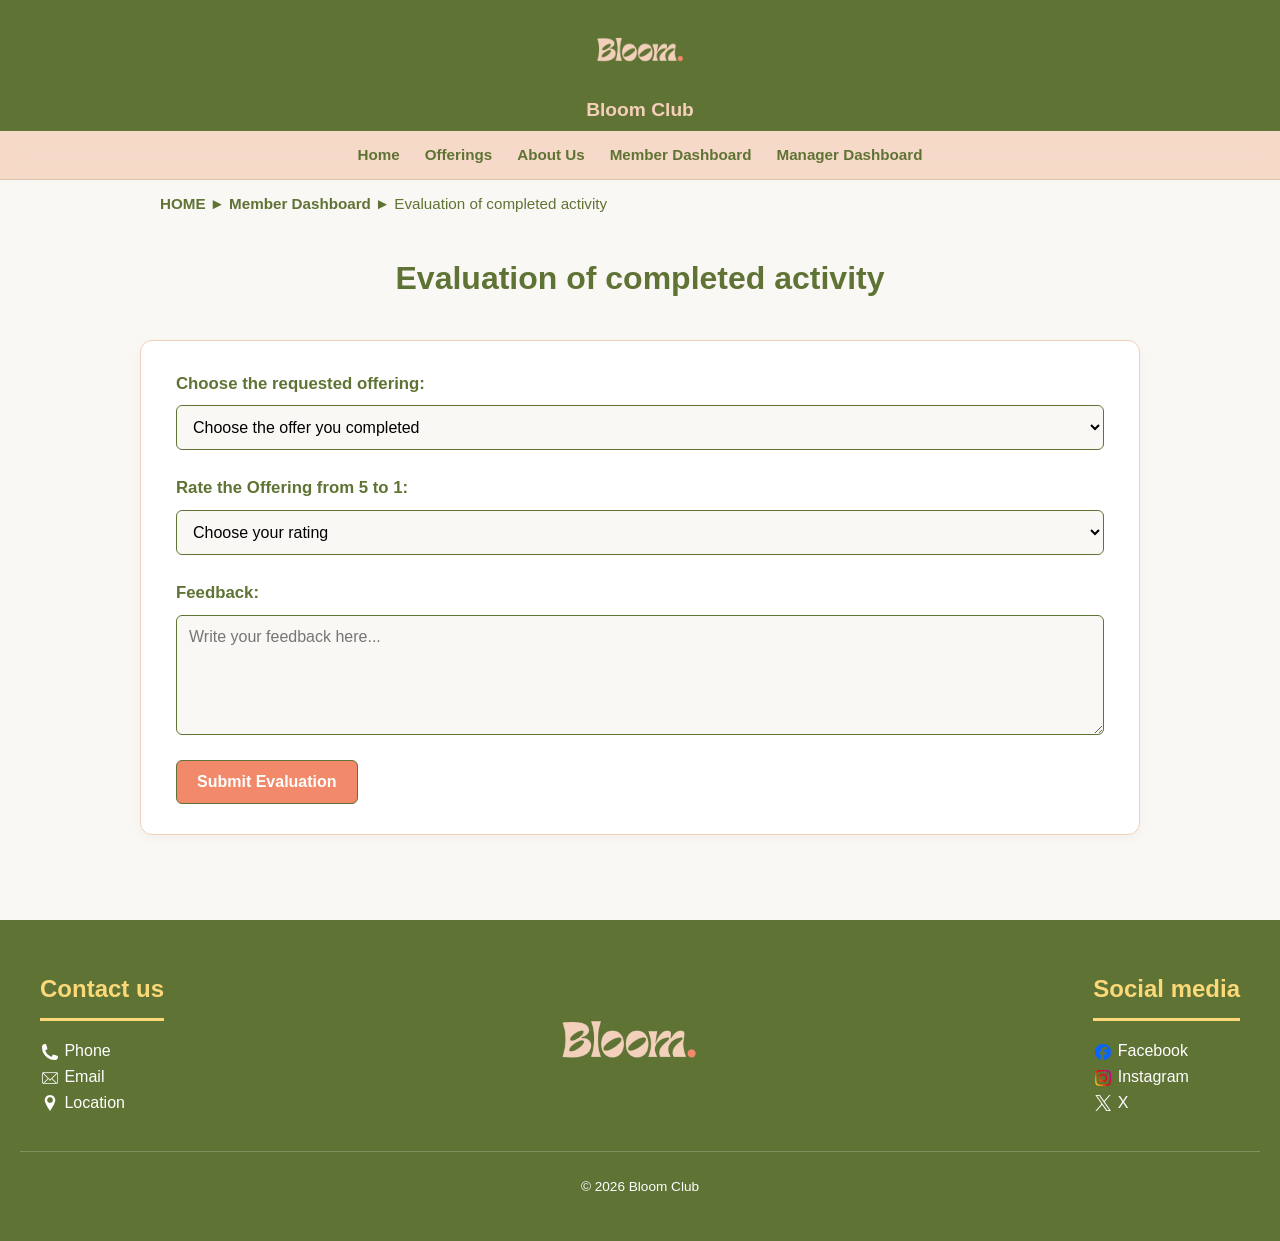
<file: offerings-evaluation.html>
<!DOCTYPE html>
<html lang="en" dir="ltr">
<head>
    <!-- Page settings and CSS file -->
    <meta charset="UTF-8">
    <meta name="viewport" content="width=device-width, initial-scale=1.0">
    <title>Offering Evaluation</title>
    <link rel="stylesheet" href="style.css">
</head>
<body>

    <!-- Website header and navigation -->
    <header>
  <div class="header-top">
    <div class="logo-container">
      <img src="images/bloomLogo.png" alt="Bloom Club Logo">
      <span >Bloom Club</span>
    </div>
  </div>

  <!-- Navigation links -->
  <nav>
    <ul>
      <li><a href="index.html">Home</a></li>
      <li><a href="offerings.html">Offerings</a></li>
      <li><a href="AboutUs_Page.html">About Us</a></li>
      <li><a href="member-dashboard.html">Member Dashboard</a></li>
      <li><a href="manager-dashboard.html">Manager Dashboard</a></li>
    </ul>
  </nav>
</header>

 <!-- Breadcrumb navigation -->
        <div class="breadcrumb">
            <a href="index.html">HOME </a> ► <a href="member-dashboard.html"> Member Dashboard</a> ► Evaluation of completed activity </div>

    <!-- Main content of the page -->
    <main class="member-form-page">

    
        <!-- Page title -->
        <h1 class="member-form-title"> Evaluation of completed activity </h1>

        <!-- Evaluation form -->
        <div class="member-form-container">
            <form action="#" method="post">

                <!-- Choose the completed offering -->
                <div class="form-group"> 
                    <label for="completed-offering"> Choose the requested offering: </label>

                    <select id="completed-offering" name="completed-offering" required >

                        <option value="" disabled selected> Choose the offer you completed </option>
                        <option value="bridal-bouquet-design"> Bridal Bouquet Design </option>
                        <option value="flower-arranging"> Flower Arranging 101 </option>
                        <option value="botanical-photography"> Botanical Photography Workshop </option>
                        <option value="indoor-plant-care"> Indoor Plant Care &amp; Propagation </option>
                        <option value="floral-perfume">  Floral Perfume Preparation </option>
                        <option value="bouquet-styling">  Bouquet Styling </option>

                    </select>
                </div>

                <!-- Rate the offering -->
                <div class="form-group">
                    <label for="rating"> Rate the Offering from 5 to 1:  </label>

                    <select id="rating" name="rating" required>
                        <option value="" disabled selected> Choose your rating </option>
                        <option value="5">5 - Excellent</option>
                        <option value="4">4 - Very Good</option>
                        <option value="3">3 - Good</option>
                        <option value="2">2 - Fair</option>
                        <option value="1">1 - Poor</option>
                    </select>
                </div>

                <!-- Write feedback -->
                <div class="form-group">
                    <label for="feedback">Feedback:</label>
                    <textarea id="feedback" name="feedback" rows="5" placeholder="Write your feedback here..." required></textarea>
                </div>

                <!-- Submit the evaluation -->
                <input type="button" id="evalButton" value="Submit Evaluation" class="member-form-button">

            </form>
          </div>
    </main>

    <!-- Website footer -->
    <footer>
    <div class="footer-container">

      <!-- Contact information -->
      <div class="footer-section" id="contact-us"><h2>Contact us</h2>
         <hr >
        <ul>
            <li class="logo-icon" id="phone-icon"><a href="tel:+966552690204" target="_blank"><img src="images/phone.png" alt="" class="footer-icon">  Phone</a></li>
            <li class="logo-icon" id="email-icon"><a href="mailto:BloomClub@gmail.com" target="_blank"><img src="images/email.png" alt="" class="footer-icon">  Email</a></li>
            <li class="logo-icon" id="location-icon"><a href="https://maps.app.goo.gl/LZVPqwNEsbNbXUPS9?g_st=ic" target="_blank"><img src="images/location.png" alt="" class="footer-icon">  Location</a></li>
        </ul>
    </div>

      <!-- Website logo -->
      <div class="footer-section" id="footer-logo" ><img src="images/bloomLogo.png" alt="Bloom Logo"></div>

      <!-- Social media links -->
      <div class="footer-section" id="social-media"><h2>Social media</h2>
         <hr >
        <ul>
            <li class="logo-icon" id="facebook-icon"><a href="https://www.facebook.com" target="_blank"><img src="images/facebook.png" alt="Facebook Icon" class="footer-icon">  Facebook</a></li>
            <li class="logo-icon" id="instagram-icon"><a href="https://www.instagram.com" target="_blank"><img src="images/instagram.png" alt="Instagram Icon" class="footer-icon">  Instagram</a></li>
            <li class="logo-icon" id="X-icon"><a href="https://x.com" target="_blank"><img src="images/X.png" alt="X Icon" class="footer-icon">  X</a></li>
        </ul>
    </div>
    </div>

    <!-- Copyright information -->
    <div class="footer-bottom"><p>©️ 2026 Bloom Club</p></div>

  </footer>

<script src="evaluation.js"></script>
</body>
</html>
</file>
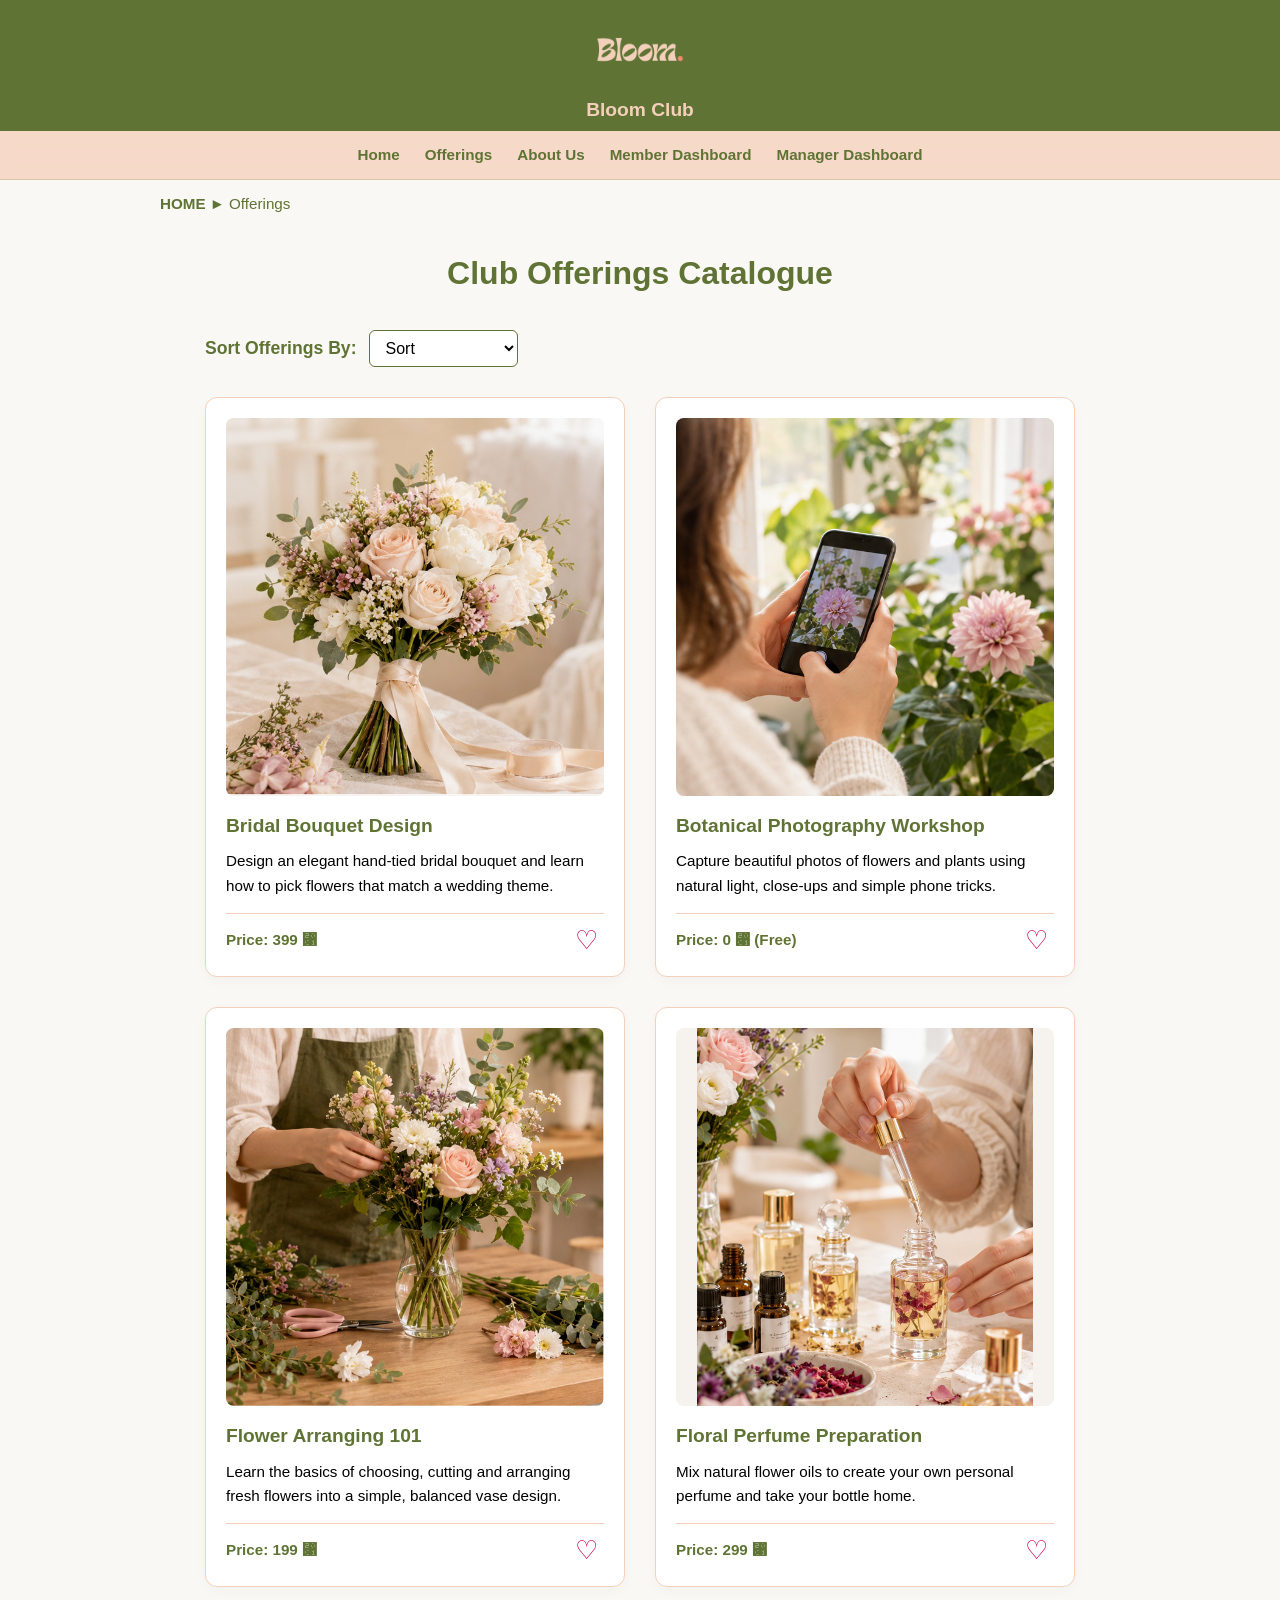
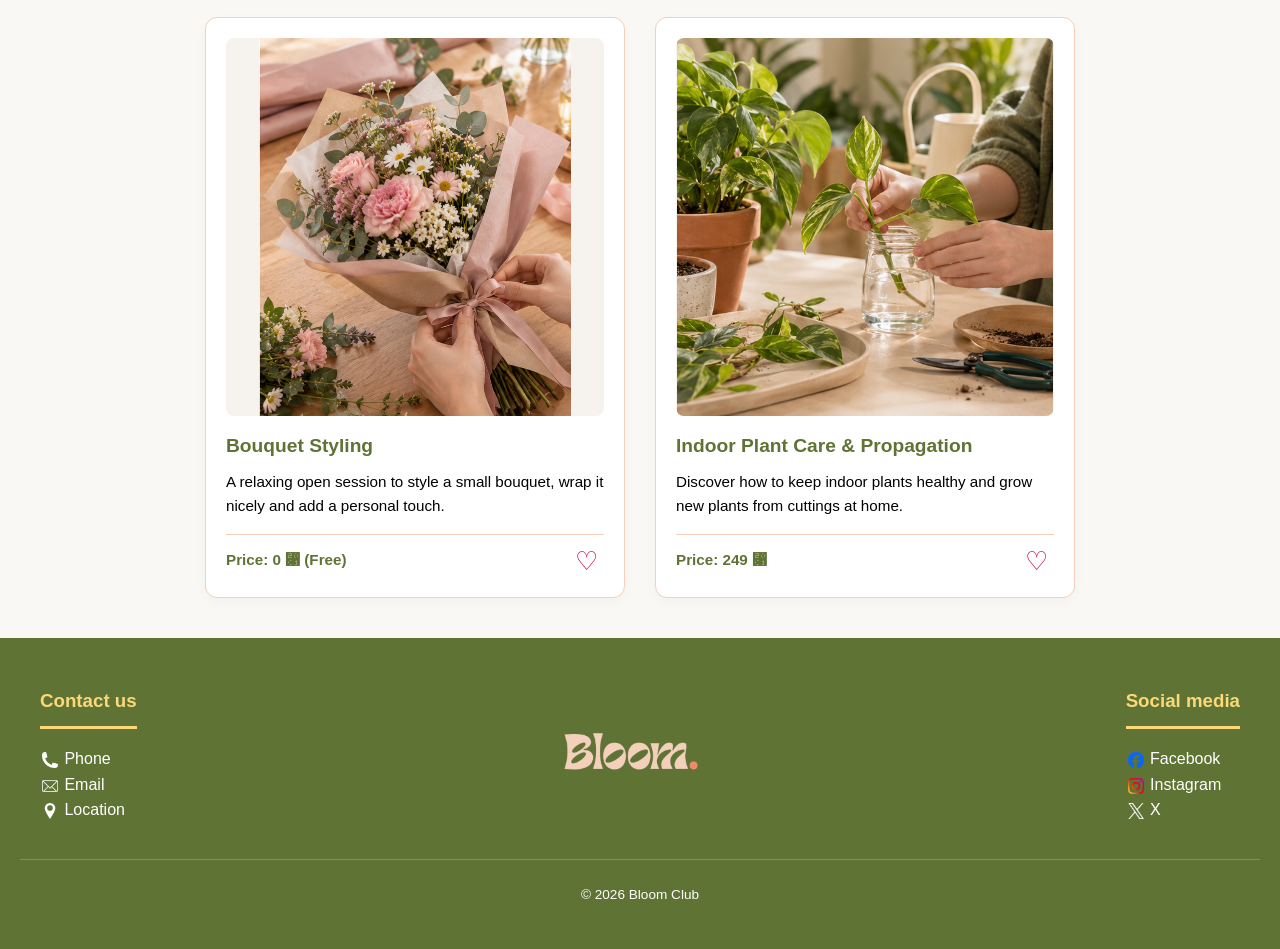
<file: offerings.html>
<!DOCTYPE html>
<html lang="en">
<head>
  <!-- Page settings and CSS file -->
  <meta charset="UTF-8">
  <meta name="viewport" content="width=device-width, initial-scale=1.0">
  <title>Club Offerings</title>
  <link rel="stylesheet" href="style.css">
</head>
<body>

<!-- Website header and navigation -->
<header>
  <div class="header-top">
    <div class="logo-container">
      <img src="images/bloomLogo.png" alt="Bloom Club Logo">
      <span>Bloom Club</span>
    </div>
  </div>

  <!-- Navigation links -->
  <nav>
    <ul>
      <li><a href="index.html">Home</a></li>
      <li><a href="offerings.html">Offerings</a></li>
      <li><a href="AboutUs_Page.html">About Us</a></li>
      <li><a href="member-dashboard.html">Member Dashboard</a></li>
      <li><a href="manager-dashboard.html">Manager Dashboard</a></li>
    </ul>
  </nav>
</header>

<!-- Breadcrumb navigation -->
<div class="breadcrumb"><a href="index.html">HOME</a> ► Offerings</div>

<!-- Main content of the page -->
<main class="off-page">

    <!-- Page title -->
    <h1 class="off-title">Club Offerings Catalogue</h1>

    <!-- Sorting control (sorting will work in Phase 3 with JavaScript) -->
    <form action="#" class="off-sort">
        <label for="sort">Sort Offerings By:</label>
        <select id="sort" name="sort">
            <option value="">Sort</option>
            <optgroup label="Price">
                <option value="price-low">Low to High</option>
                <option value="price-high">High to Low</option>
            </optgroup>
            <optgroup label="Name">
                <option value="name-az">A–Z</option>
                <option value="name-za">Z–A</option>
            </optgroup>
        </select>
    </form>

    <!-- All offerings, organized with CSS Flexbox -->
    <div class="off-list" id="offList"></div>

</main>

<!-- Website footer -->
<footer>
    <div class="footer-container">

      <!-- Contact information -->
      <div class="footer-section" id="contact-us"><h3>Contact us</h3>
         <hr>
        <ul>
            <li class="logo-icon" id="phone-icon"><a href="tel:+966552690204" target="_blank"><img src="images/phone.png" alt="" class="footer-icon">  Phone</a></li>
            <li class="logo-icon" id="email-icon"><a href="mailto:BloomClub@gmail.com" target="_blank"><img src="images/email.png" alt="" class="footer-icon">  Email</a></li>
            <li class="logo-icon" id="location-icon"><a href="https://maps.app.goo.gl/LZVPqwNEsbNbXUPS9?g_st=ic" target="_blank"><img src="images/location.png" alt="" class="footer-icon">  Location</a></li>
        </ul>
    </div>

      <!-- Website logo -->
      <div class="footer-section" id="footer-logo"><img src="images/bloomLogo.png" alt="Bloom Logo"></div>

      <!-- Social media links -->
      <div class="footer-section" id="social-media"><h3>Social media</h3>
         <hr>
        <ul>
            <li class="logo-icon" id="facebook-icon"><a href="https://www.facebook.com" target="_blank"><img src="images/facebook.png" alt="Facebook Icon" class="footer-icon">  Facebook</a></li>
            <li class="logo-icon" id="instagram-icon"><a href="https://www.instagram.com" target="_blank"><img src="images/instagram.png" alt="Instagram Icon" class="footer-icon">  Instagram</a></li>
            <li class="logo-icon" id="X-icon"><a href="https://x.com" target="_blank"><img src="images/X.png" alt="X Icon" class="footer-icon">  X</a></li>
        </ul>
    </div>
    </div>

    <!-- Copyright information -->
    <div class="footer-bottom"><p>©️ 2026 Bloom Club</p></div>

</footer>

<script src="offerings.js"></script>
</body>
</html>
</file>
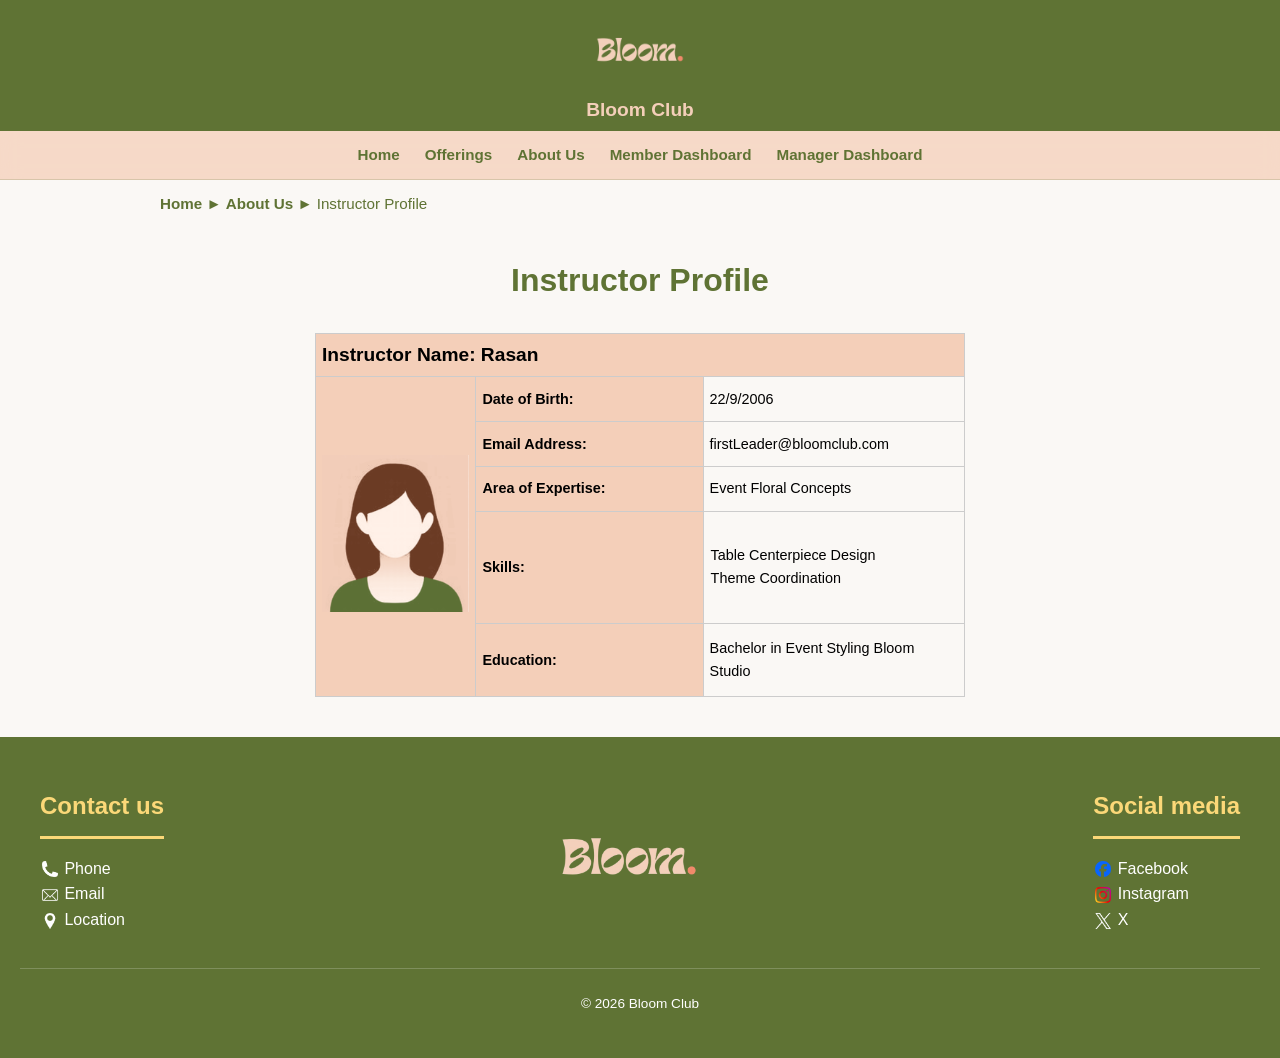
<file: rasan.html>
<!DOCTYPE html>
<html lang="en">
<head>
    <meta charset="UTF-8">
  <meta name="viewport" content="width=device-width, initial-scale=1.0">
    <title>RASAN</title>

    <!-- External stylesheet for page styling -->
    <link rel="stylesheet" href="style.css">
</head>
<body>
    <header>
        <div class="header-top">
            
            <!-- Bloom Club logo and title -->
            <div class="logo-container"><img src="images/bloomLogo.png" alt="Bloom Club" >
                <span>Bloom Club</span>
            </div>
        </div>

        <!-- Main navigation menu -->
        <nav>
    <ul>
      <li><a href="index.html">Home</a></li>
      <li><a href="offerings.html">Offerings</a></li>
      <li><a href="AboutUs_Page.html">About Us</a></li>
      <li><a href="member-dashboard.html">Member Dashboard</a></li>
      <li><a href="manager-dashboard.html">Manager Dashboard</a></li>
    </ul>
  </nav>
    </header>

    <!-- Breadcrumb navigation showing page location -->
    <div class="breadcrumb">
        <a href="index.html">Home</a> ► <a href="AboutUs_Page.html">About Us</a> ► Instructor Profile
    </div>

    <!-- Instructor profile section -->
    <section class="profile">

        <!-- Page title -->
        <h1 >Instructor Profile</h1>

         <!-- Profile information table -->
        <table class="profileTable">

            <!-- Name row spanning all columns -->
            <tr class="name-row">
                <td colspan="3">Instructor Name: Rasan</td>
            </tr>

            <!-- Instructor photo and date of birth -->
            <tr class="pink-row">
                <td rowspan="5"><img src="images/profile.png" alt="Instructor Photo" class="profilephoto"></td>
                <th>Date of Birth:</th>
                <td>22/9/2006</td>
            </tr>

            <!-- Email address -->
            <tr class="pink-row">
                <th>Email Address:</th>
                <td>firstLeader@bloomclub.com</td>
            </tr>

            <!-- Area of expertise -->
            <tr class="pink-row">
                <th>Area of Expertise:</th>
                <td>Event Floral Concepts</td>
            </tr>

            <!-- Skills list -->
            <tr class="pink-row">
                <th>Skills:</th>
                <td> 
                    <ul>
                        <li>Table Centerpiece Design</li>
                        <li>Theme Coordination</li>
                    </ul>
                </td>
            </tr>

            <!-- Education background -->
            <tr class="pink-row">
                <th>Education:</th>
                <td>Bachelor in Event Styling Bloom Studio</td>
            </tr>
        </table>
    </section>


    <!-- Footer section -->
    <footer>
    <div class="footer-container">
      <div class="footer-section" id="contact-us"><h2>Contact us</h2>
         <hr >
        <ul>
            <li class="logo-icon" id="phone-icon"><a href="tel:+966552690204" target="_blank"><img src="images/phone.png" alt="" class="footer-icon">  Phone</a></li>
            <li class="logo-icon" id="email-icon"><a href="mailto:BloomClub@gmail.com" target="_blank"><img src="images/email.png" alt="" class="footer-icon">  Email</a></li>
            <li class="logo-icon" id="location-icon"><a href="https://maps.app.goo.gl/LZVPqwNEsbNbXUPS9?g_st=ic" target="_blank"><img src="images/location.png" alt="" class="footer-icon">  Location</a></li>
        </ul>
    </div>

      <div class="footer-section" id="footer-logo" ><img src="images/bloomLogo.png" alt="Bloom Logo"></div>

      <div class="footer-section" id="social-media"><h2>Social media</h2>
         <hr >
        <ul>
            <li class="logo-icon" id="facebook-icon"><a href="https://www.facebook.com" target="_blank"><img src="images/facebook.png" alt="Facebook Icon" class="footer-icon">  Facebook</a></li>
            <li class="logo-icon" id="instagram-icon"><a href="https://www.instagram.com" target="_blank"><img src="images/instagram.png" alt="Instagram Icon" class="footer-icon">  Instagram</a></li>
            <li class="logo-icon" id="X-icon"><a href="https://x.com" target="_blank"><img src="images/X.png" alt="X Icon" class="footer-icon">  X</a></li>
        </ul>
    </div>
    </div>
    <div class="footer-bottom"><p>©️ 2026 Bloom Club</p></div>

  </footer>
</body>
</html>
</file>
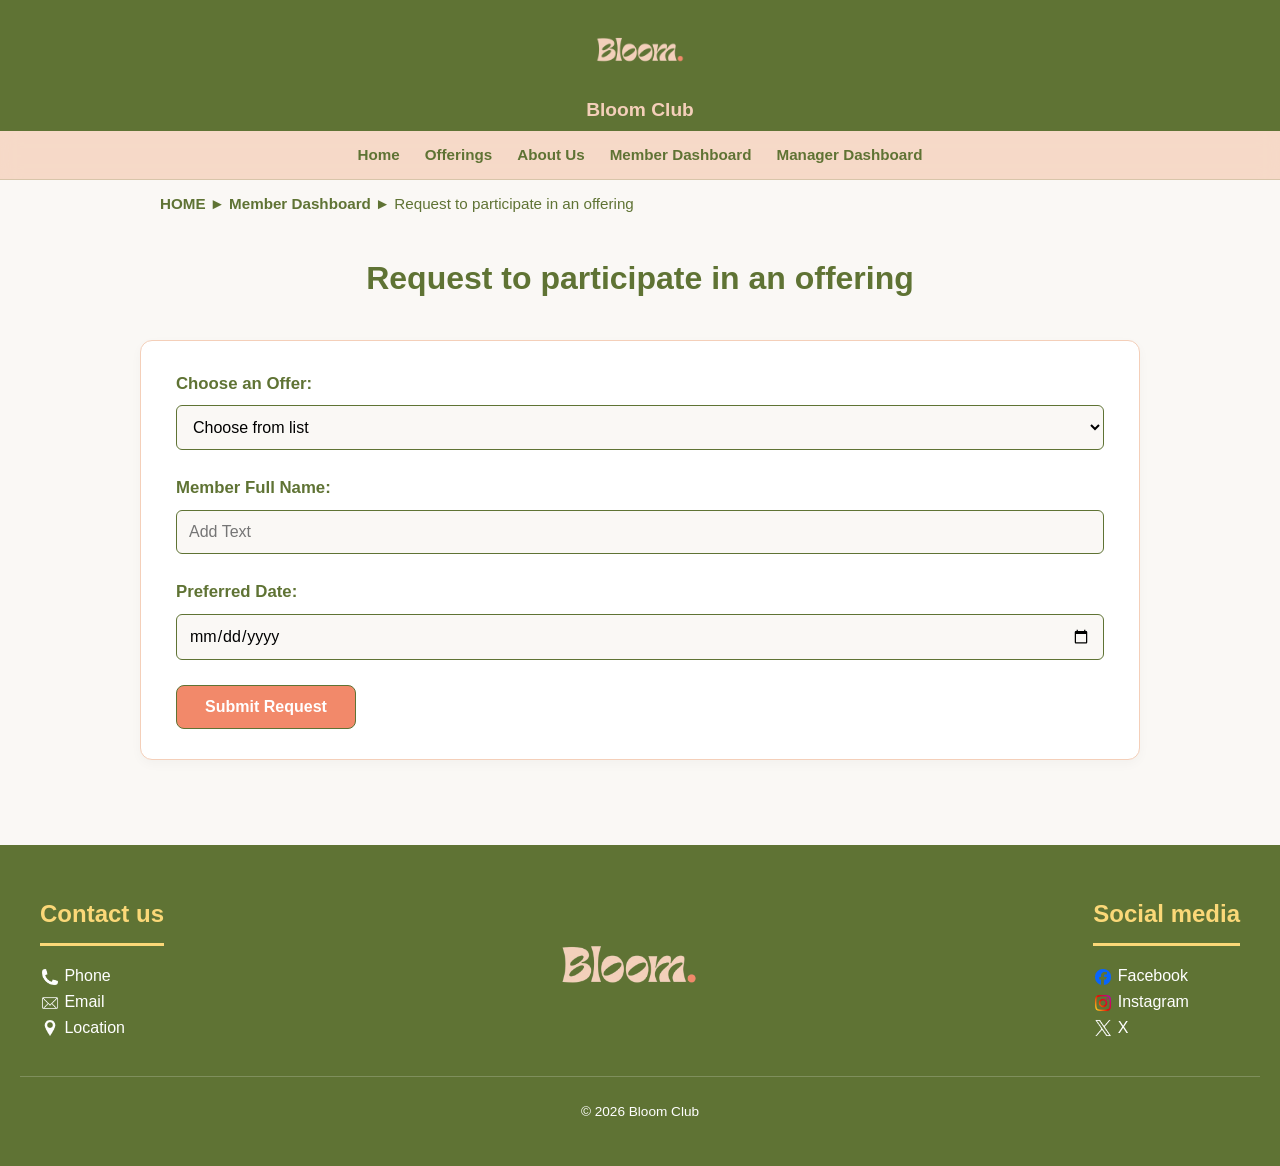
<file: request-form.html>
<!DOCTYPE html>
<html lang="en" dir="ltr">
<head>
    <!-- Page settings and CSS file -->
    <meta charset="UTF-8">
    <meta name="viewport" content="width=device-width, initial-scale=1.0">
    <title>Request to Join an Offering</title>
    <link rel="stylesheet" href="style.css">
</head>
<body>

    <!-- Website header and navigation -->
    <header>
  <div class="header-top">
    <div class="logo-container">
      <img src="images/bloomLogo.png" alt="Bloom Club Logo">
      <span >Bloom Club</span>
    </div>
  </div>

  <!-- Navigation links -->
  <nav>
    <ul>
      <li><a href="index.html">Home</a></li>
      <li><a href="offerings.html">Offerings</a></li>
      <li><a href="AboutUs_Page.html">About Us</a></li>
      <li><a href="member-dashboard.html">Member Dashboard</a></li>
      <li><a href="manager-dashboard.html">Manager Dashboard</a></li>
    </ul>
  </nav>
</header>

        <!-- Breadcrumb navigation -->
        <div class="breadcrumb">
            <a href="index.html">HOME</a>
            ►
            <a href="member-dashboard.html">Member Dashboard</a>
            ► Request to participate in an offering
        </div> 

    <!-- Main content of the page -->
    <main class="member-form-page">


        <!-- Page title -->
        <h1 class="member-form-title">
            Request to participate in an offering
        </h1>

        <!-- Participation request form -->
        <div class="member-form-container">

            <form action="#" method="post">

                <!-- Choose an offering -->
                <div class="form-group">
                    <label for="offering">Choose an Offer:</label>

                    <select id="offering" name="offering" required>
                        <option value="" disabled selected> Choose from list </option>
                        <option value="bridal-bouquet-design"> Bridal Bouquet Design </option>
                        <option value="flower-arranging"> Flower Arranging 101  </option>
                        <option value="botanical-photography"> Botanical Photography Workshop </option>
                        <option value="indoor-plant-care"> Indoor Plant Care &amp; Propagation </option>
                        <option value="floral-perfume"> Floral Perfume Preparation </option>
                        <option value="bouquet-styling"> Bouquet Styling </option>
                    </select>
                </div>

                <!-- Enter the member's full name -->
                <div class="form-group">
                    <label for="fullname">Member Full Name:</label>

                    <input type="text" id="fullname" name="fullname" placeholder="Add Text" required > </div>

                <!-- Choose the preferred date -->
                <div class="form-group">
                    <label for="preferred-date">Preferred Date:</label>
                    <input type="date" id="preferred-date" name="preferred-date" required ></div>

                    <!-- Submit the request -->
                    <button type="submit" class="member-form-button"> Submit Request </button>
                </form>
              </div>
    </main>

    <!-- Website footer -->
    <footer>
    <div class="footer-container">

      <!-- Contact information -->
      <div class="footer-section" id="contact-us"><h2>Contact us</h2>
         <hr >
        <ul>
            <li class="logo-icon" id="phone-icon"><a href="tel:+966552690204" target="_blank"><img src="images/phone.png" alt="" class="footer-icon">  Phone</a></li>
            <li class="logo-icon" id="email-icon"><a href="mailto:BloomClub@gmail.com" target="_blank"><img src="images/email.png" alt="" class="footer-icon">  Email</a></li>
            <li class="logo-icon" id="location-icon"><a href="https://maps.app.goo.gl/LZVPqwNEsbNbXUPS9?g_st=ic" target="_blank"><img src="images/location.png" alt="" class="footer-icon">  Location</a></li>
        </ul>
    </div>

      <!-- Website logo -->
      <div class="footer-section" id="footer-logo" ><img src="images/bloomLogo.png" alt="Bloom Logo"></div>

      <!-- Social media links -->
      <div class="footer-section" id="social-media"><h2>Social media</h2>
         <hr >
        <ul>
            <li class="logo-icon" id="facebook-icon"><a href="https://www.facebook.com" target="_blank"><img src="images/facebook.png" alt="Facebook Icon" class="footer-icon">  Facebook</a></li>
            <li class="logo-icon" id="instagram-icon"><a href="https://www.instagram.com" target="_blank"><img src="images/instagram.png" alt="Instagram Icon" class="footer-icon">  Instagram</a></li>
            <li class="logo-icon" id="X-icon"><a href="https://x.com" target="_blank"><img src="images/X.png" alt="X Icon" class="footer-icon">  X</a></li>
        </ul>
    </div>
    </div>

    <!-- Copyright information -->
    <div class="footer-bottom"><p>©️ 2026 Bloom Club</p></div>

  </footer>

</body>
</html>
</file>
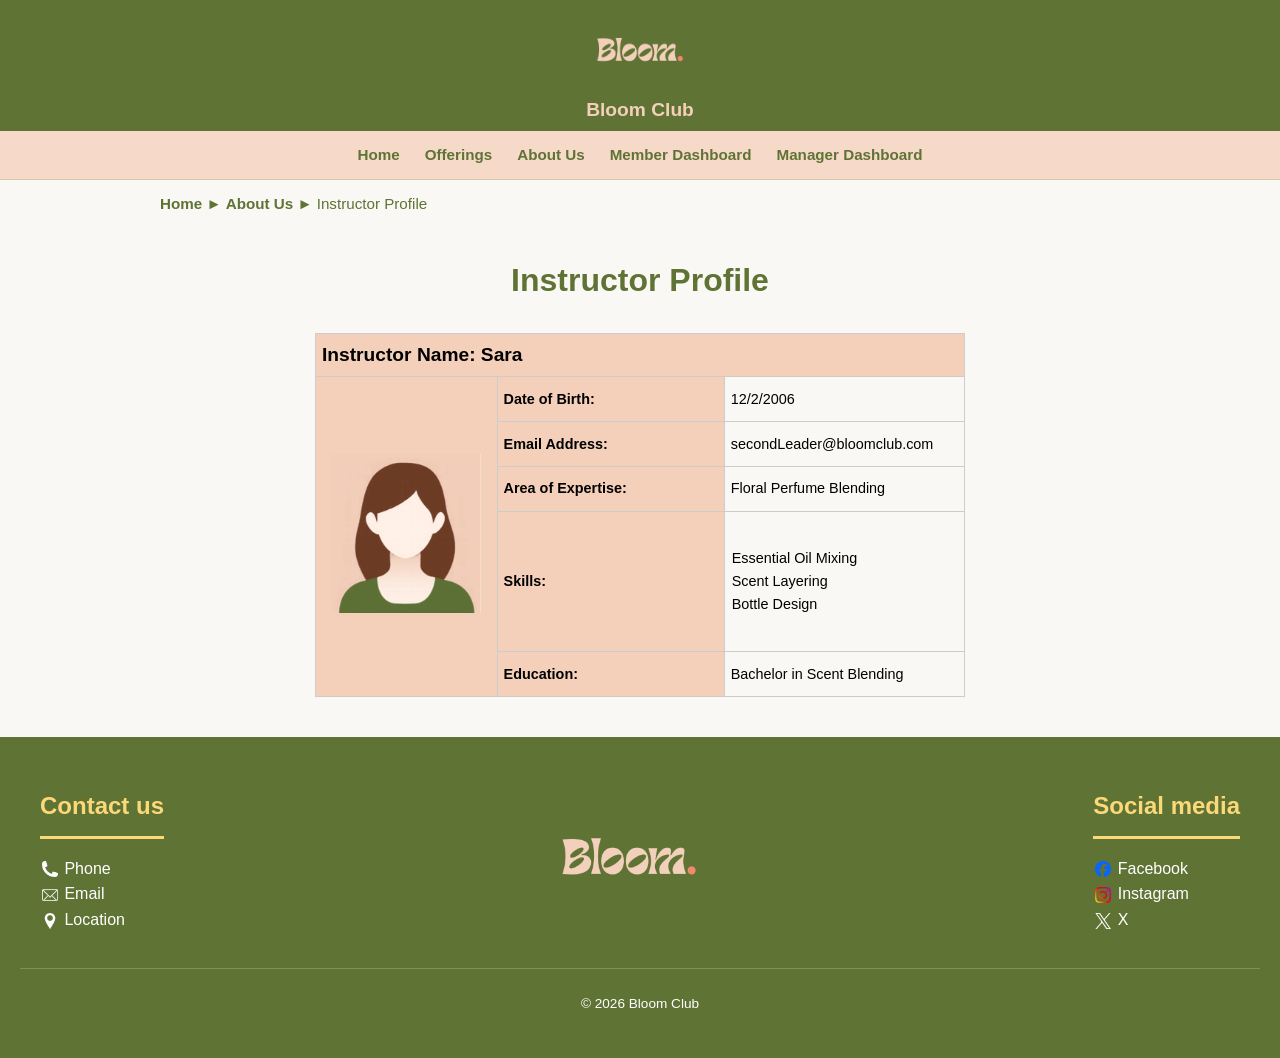
<file: sara.html>
<!DOCTYPE html>
<html lang="en">
<head>
    <meta charset="UTF-8">
  <meta name="viewport" content="width=device-width, initial-scale=1.0">
    <title>SARA</title>

    <!-- Linking external CSS file -->
    <link rel="stylesheet" href="style.css">
</head>
<body>
    <header>
        <div class="header-top">

            <!-- Logo + Club Name -->
            <div class="logo-container"><img src="images/bloomLogo.png" alt="Bloom Club" >
                <span>Bloom Club</span>
            </div>

        </div>
        
         <!-- Navigation Bar -->
        <nav>
    <ul>
      <li><a href="index.html">Home</a></li>
      <li><a href="offerings.html">Offerings</a></li>
      <li><a href="AboutUs_Page.html">About Us</a></li>
      <li><a href="member-dashboard.html">Member Dashboard</a></li>
      <li><a href="manager-dashboard.html">Manager Dashboard</a></li>
    </ul>
  </nav>
    </header>

    <!-- Breadcrumb navigation showing page location -->
    <div class="breadcrumb">
        <a href="index.html">Home</a> ► <a href="AboutUs_Page.html">About Us</a> ► Instructor Profile
    </div>

    <!-- Instructor profile section -->
    <section class="profile">
        
        <!-- Page title -->
        <h1 >Instructor Profile</h1>

        <!-- Profile information table -->
        <table class="profileTable">
            
            <!-- Name row spanning all columns -->
             <tr class="name-row">
                <td colspan="3">Instructor Name: Sara</td>
            </tr>

            <!-- Instructor photo and date of birth-->
          <tr class="pink-row">
                <td rowspan="5"><img src="images/profile.png" alt="Instructor Photo" class="profilephoto"></td>
                <th>Date of Birth:</th>
                <td>12/2/2006</td>
            </tr>

             <!-- Email address -->
             <tr class="pink-row">
                <th>Email Address:</th>
                <td>secondLeader@bloomclub.com</td>
            </tr>

            <!-- Area of expertise -->
             <tr class="pink-row">
                <th>Area of Expertise:</th>
                <td>Floral Perfume Blending</td>
            </tr>
            
            <!-- Skills list -->
             <tr class="pink-row">
                <th>Skills:</th>
                <td>
                    <ul>
                        <li>Essential Oil Mixing</li>
                        <li>Scent Layering</li>
                        <li>Bottle Design</li>
                    </ul>
                </td>
            </tr>

            <!-- Education background -->
             <tr class="pink-row">
                <th>Education:</th>
                <td>Bachelor in Scent Blending</td>
            </tr>
        </table>
    </section>

    <!-- Footer section -->
    <footer>
    <div class="footer-container">
      <div class="footer-section" id="contact-us"><h2>Contact us</h2>
        <hr>
        <ul>
            <li class="logo-icon" id="phone-icon"><a href="tel:+966552690204" target="_blank"><img src="images/phone.png" alt="" class="footer-icon">  Phone</a></li>
            <li class="logo-icon" id="email-icon"><a href="mailto:BloomClub@gmail.com" target="_blank"><img src="images/email.png" alt="" class="footer-icon">  Email</a></li>
            <li class="logo-icon" id="location-icon"><a href="https://maps.app.goo.gl/LZVPqwNEsbNbXUPS9?g_st=ic" target="_blank"><img src="images/location.png" alt="" class="footer-icon">  Location</a></li>
        </ul>
    </div>

      <div class="footer-section" id="footer-logo" ><img src="images/bloomLogo.png" alt="Bloom Logo"></div>

      <div class="footer-section" id="social-media"><h2>Social media</h2>
        <hr>
        <ul>
            <li class="logo-icon" id="facebook-icon"><a href="https://www.facebook.com" target="_blank"><img src="images/facebook.png" alt="Facebook Icon" class="footer-icon">  Facebook</a></li>
            <li class="logo-icon" id="instagram-icon"><a href="https://www.instagram.com" target="_blank"><img src="images/instagram.png" alt="Instagram Icon" class="footer-icon">  Instagram</a></li>
            <li class="logo-icon" id="X-icon"><a href="https://x.com" target="_blank"><img src="images/X.png" alt="X Icon" class="footer-icon">  X</a></li>
        </ul>
    </div>
    </div>
    <div class="footer-bottom"><p>©️ 2026 Bloom Club</p></div>

  </footer>
</body>
</html>
</file>
<file: style.css>
/* Color variables used throughout the website */
:root {
  --olive-stem: #5F7334;
  --sunlit-daisy: #FBD878;
  --soft-clay: #F2896A;
  --hot-gossip: #CC004B;
  --bare-minimum: #F4CFB9;
  --bg-color: #faf8f5;
  --text-color: #000000;
}
/* General page styles */
body {
  font-family: Arial, sans-serif;
  background-color: var(--bg-color);
  color: var(--text-color);
  margin: 0;
  padding: 0;
  line-height: 1.6;
  box-sizing: border-box;
}
/* Header */
header {
  position: sticky;
  top: 0;
  z-index: 1000;
}
/* Top part of the header */
.header-top {
  background-color: var(--olive-stem);
  text-align: center;
  padding: 5px 20px;
}
/* Logo and website name */
.logo-container {
  display: flex;
  flex-direction: column;
  align-items: center;
  gap: 0;
}
/* Logo image size */
.logo-container img {
  width: 90px;
  height: 90px;
  object-fit: contain;
}
/* Website name style */
.logo-container span {
  font-weight: bold;
  font-size: 1.2rem;
  color: var(--bare-minimum);
}
/* Navigation Bar */
nav {
  background-color: rgba(244, 207, 185, 0.75);
  backdrop-filter: blur(10px);
  border-bottom: 1px solid rgba(95, 115, 52, 0.2);
}
/* Navigation list layout */
nav ul {
  display: flex;
  justify-content: center;
  align-items: center;
  flex-wrap: wrap;
  list-style: none;
  gap: 25px;
  margin: 0;
  padding: 12px 20px;
}
/* Navigation links */
nav ul li a {
  display: block;
  text-decoration: none;
  color: var(--olive-stem);
  font-weight: bold;
  font-size: 0.95rem;
  transition: color 0.3s;
}
/* Navigation link hover effect */
nav ul li a:hover {
  color: var(--hot-gossip);
}
/* Footer */
footer {
  background-color: var(--olive-stem);
  color: white;
  padding: 30px 20px;
  margin-top: 40px;
}
/* Footer sections layout */
.footer-container {
  max-width: 1200px;
  margin: 0 auto;
  display: flex;
  justify-content: space-between;
  flex-wrap: wrap;
  gap: 20px;
}
/* Footer headings */
.footer-section h2, .footer-section h3, .footer-section h4 {
  color: var(--sunlit-daisy);
  margin-bottom: 10px;
}
/* Footer lists */
.footer-section ul {
  list-style: none;
  padding: 0;
}
/* Footer links */
.footer-section ul li a, .footer-section ul li a:visited {
  color: white;
  text-decoration: none;
  transition: color 0.3s;
}
/* Footer link hover effect */
.footer-section ul li a:hover, .footer-section ul li a:active {
  color: var(--sunlit-daisy);
  text-decoration: none;
}
/* Copyright section */
.footer-bottom {
  text-align: center;
  margin-top: 20px;
  border-top: 1px solid rgba(255, 255, 255, 0.2);
  padding-top: 10px;
  font-size: 0.85rem;
}
/* Footer icon size */
.footer-icon {
  width: 20px;
  height: 20px;
  object-fit: contain;
  vertical-align: middle;
}
/* Footer logo alignment */
#footer-logo {
  display: flex;
  justify-content: center;
  align-items: center;
  flex: 1;
}
/* Footer logo size */
#footer-logo img {
  width: 140px;
  height: 140px;
  object-fit: contain;
}
.footer-section hr {
  padding-bottom: 1px;
  border: none;
  border-top: 3px solid var(--sunlit-daisy);
}
/* Home page */
.home-page {
  max-width: 1100px;
  width: calc(100% - 40px);
  margin: 0 auto;
}
.home-hero {
  display: flex;
  flex-direction: column;
  align-items: center;
  gap: 12px;
  margin: 28px auto 48px;
  text-align: center;
}
.home-hero-logo {
  width: min(55%, 390px);
  height: 165px;
  object-fit: contain;
}
.home-hero-copy {
  width: 100%;
  box-sizing: border-box;
  max-width: 100%;
  padding: 20px;
  border-radius: 8px;
  background: var(--sunlit-daisy);
}
.home-hero-copy h1 {
  margin: 0;
  color: var(--olive-stem);
  font-size: clamp(2.2rem, 5vw, 3.5rem);
  line-height: 1.15;
}
.home-hero-copy > p:not(.home-eyebrow) {
  max-width: 560px;
  margin: 12px auto 22px;
}
.home-eyebrow {
  margin: 0 0 5px;
  color: var(--hot-gossip);
  font-size: .8rem;
  font-weight: bold;
  letter-spacing: .12em;
  text-transform: uppercase;
}
.home-button {
  display: inline-block;
  padding: 11px 24px;
  border-radius: 7px;
  background: var(--olive-stem);
  color: white;
  font-weight: bold;
  text-decoration: none;
  transition: background .2s, transform .2s;
}
.home-button:hover {
  background: var(--hot-gossip);
}
.home-section {
  margin: 0 auto 48px;
}
.home-section-heading {
  margin-bottom: 20px;
}
.home-section-heading h2, .symbolism-intro h2 {
  margin: 0;
  color: var(--olive-stem);
  font-size: 1.8rem;
}
.home-section-heading > p:last-child {
  margin: 5px 0 0;
}
.featured-offerings {
  display: flex;
  align-items: flex-start;
  gap: 22px;
}
.featured-card {
  position: relative;
  flex: 1 1 0;
  min-width: 0;
  overflow: hidden;
  border: 1px solid var(--bare-minimum);
  border-radius: 14px;
  background: var(--bare-minimum);
  transition: transform .2s ease;
}
.home-offering-image {
  display: block;
  width: calc(100% - 28px);
  height: auto;
  aspect-ratio: 1 / 1;
  margin: 14px 14px 0;
  border-radius: 4px;
  object-fit: contain;
  object-position: center;
  background: var(--bg-color);
}
.featured-card-copy {
  padding: 18px;
}
.featured-card-copy h3 {
  margin: 0 0 8px;
  color: var(--olive-stem);
  font-size: 1.15rem;
}
.featured-card-copy p {
  display: none;
  margin: 0 0 10px;
  font-size: .94rem;
}
@media (hover: hover) {
  .featured-card:hover {
    transform: translateY(8px);
    z-index: 1;
  }
  .featured-card:hover .featured-card-copy p {
    display: block;
  }
}
@media (hover: none) {
  .featured-card-copy p {
    display: block;
  }
}
.calendar-section {
  padding: 28px;
  border: 1px solid var(--bare-minimum);
  border-radius: 16px;
  background: var(--bg-color);
}
.calendar-wrap {
  max-width: 760px;
  margin: 0 auto;
  padding: 14px;
  border: 1px solid var(--bare-minimum);
  background: #fff;
}
.calendar-wrap h3 {
  margin: 0 0 10px;
  color: var(--olive-stem);
  font-size: 1.1rem;
}
.events-calendar {
  width: 100%;
  border-collapse: collapse;
  table-layout: fixed;
}
.events-calendar th {
  padding: 9px 3px;
  background: var(--bare-minimum);
  color: var(--text-color);
  font-size: .78rem;
}
.events-calendar td {
  height: 74px;
  padding: 5px;
  border: 1px solid var(--bare-minimum);
  vertical-align: top;
}
.calendar-day {
  display: block;
  color: #000000;
  font-size: .82rem;
}
.calendar-note {
  display: block;
  margin-top: 8px;
  padding: 4px;
  border-left: 3px solid var(--soft-clay);
  background: var(--bare-minimum);
  color: var(--text-color);
  font-size: .68rem;
  line-height: 1.25;
}
.calendar-outside {
  color: #000000;
  background: var(--bg-color);
  font-size: .8rem;
}
.symbolism-section {
  display: block;
  padding: 26px;
  border: 1px solid var(--bare-minimum);
  border-radius: 16px;
  background: var(--bg-color);
}
.symbolism-intro {
  margin-bottom: 20px;
}
.symbolism-intro > p:last-child {
  max-width: 620px;
  margin: 7px 0 0;
}
.symbolism-list {
  display: grid;
  grid-template-columns: repeat(3, minmax(0, 1fr));
  gap: 14px;
}
.symbolism-item {
  min-width: 0;
  padding: 16px;
  border: 1px solid var(--bare-minimum);
  border-top: 4px solid var(--soft-clay);
  border-radius: 8px;
  background: #fff;
}
.symbolism-item h3 {
  margin: 0 0 5px;
  color: var(--olive-stem);
  font-size: 1.05rem;
}
.symbolism-item p {
  margin: 0;
  font-size: .92rem;
}
.review-list {
  display: flex;
  gap: 18px;
}
.review-card {
  flex: 1;
  padding: 20px;
  border: 1px solid var(--bare-minimum);
  border-radius: 12px;
  background: var(--bg-color);
}
.review-top {
  display: flex;
  justify-content: space-between;
  align-items: baseline;
  flex-wrap: wrap;
  gap: 8px;
}
.review-top h3 {
  margin: 0;
  color: var(--olive-stem);
  font-size: 1.05rem;
}
.review-rating {
  color: var(--olive-stem);
  letter-spacing: .06em;
  white-space: nowrap;
}
.review-rating small {
  color: #555;
  letter-spacing: 0;
}
.review-card > p {
  margin: 13px 0;
}
.reviewer {
  color: #666;
  font-size: .88rem;
  font-style: italic;
}
@media (max-width: 760px) {
  .home-hero {
    gap: 8px;
    margin-top: 18px;
  }
  .home-hero-logo {
    width: 75%;
    height: 125px;
  }
  .home-hero-copy {
    padding: 18px 14px;
  }
  .featured-offerings, .review-list {
    flex-direction: column;
  }
  .symbolism-list {
    grid-template-columns: 1fr;
  }
  .calendar-section {
    padding: 20px 12px;
  }
  .calendar-wrap {
    padding: 7px;
    overflow-x: auto;
  }
  .events-calendar {
    min-width: 560px;
  }
  .events-calendar td {
    height: 65px;
  }
}
/* About Us Section */
#aboutUs {
  max-width: 1000px;
  width: calc(100% - 40px);
  box-sizing: border-box;
  margin: 30px auto;
  display: flex;
  align-items: stretch;
  gap: 30px;
  color: var(--olive-stem);
}
/* About Us content columns */
#aboutUs > div {
  flex: 1;
  min-width: 0;
}
/* About Us heading */
#aboutUs h1 {
  font-size: 2em;
  color: var(--olive-stem);
}
/* About Us paragraphs */
#aboutUs p {
  color: #000000;
  min-width: 0;
  font-size: 1rem;
}
/* Vertical Divider */
#aboutUs .vr {
  flex: 0 0 0;
  align-self: stretch;
  border: none;
  border-left: 3px solid var(--bare-minimum);
  margin: 0;
}
/* Activity Leaders */
.leaders {
  max-width: 1000px;
  margin: 30px auto;
  padding: 10px 20px;
  box-sizing: border-box;
  color: var(--olive-stem);
}
/* Section headings */
.leaders h2, .joinTitle {
  font-size: 2em;
  color: var(--olive-stem);
  text-align: center;
}
/* Scrollable leaders cards */
.leaders-Scroll {
  display: flex;
  justify-content: center;
  gap: 20px;
  overflow-x: scroll;
  padding: 10px;
  white-space: nowrap;
}
@media (max-width: 760px) {
  .leaders-Scroll {
    justify-content: flex-start;
  }
}
/* Individual leader cards */
.leaders-Scroll div {
  flex: 0 0 160px;
  text-align: center;
  margin-right: 0;
  border: 2px solid var(--bare-minimum);
  border-radius: 5px;
  overflow: hidden;
  background-color: #ffffff;
}
/* Leader images */
.leaders-Scroll div img {
  display: block;
  width: 100%;
  height: 140px;
  object-fit: cover;
}
/* Leader profile links */
.leaders-Scroll div a {
  display: block;
  margin-top: 8px;
  padding: 12px;
  font-weight: bold;
  color: var(--olive-stem);
  text-decoration: none;
}
/* Leader link hover effect */
.leaders-Scroll div a:hover {
  color: var(--hot-gossip);
}
/* Join Our Team Form */
.Join_Form {
  max-width: 650px;
  width: calc(100% - 40px);
  box-sizing: border-box;
  color: var(--olive-stem);
  margin: 30px auto;
  border: 2px solid var(--bare-minimum);
  background-color: #ffffff;
  border-radius: 9px;
  padding: 20px 30px;
}
/* Join form title alignment */
.joinTitle {
  max-width: 650px;
  width: calc(100% - 40px);
  box-sizing: border-box;
  margin: 30px auto 20px;
  padding: 0;
  font-size: 2em;
  color: var(--olive-stem);
}
/* Join form labels */
.Join_Form label {
  display: block;
  margin-bottom: 10px;
  font-weight: bold;
  font-size: 1em;
}
/* Join form input fields */
.Join_Form input {
  display: block;
  width: 100%;
  box-sizing: border-box;
  margin-top: 5px;
  border: 1px solid var(--olive-stem);
  border-radius: 6px;
  background-color: var(--bg-color);
  padding: 10px;
}
/* Join form submit button */
.Join_Form button {
  display: block;
  width: 130px;
  margin: 30px auto;
  padding: 15px;
  background-color: var(--soft-clay);
  color: #ffffff;
  font-weight: bold;
  border: 1px solid var(--olive-stem);
  border-radius: 8px;
  cursor: pointer;
}
/* Join form button hover effect */
.Join_Form button:hover {
  background-color: var(--hot-gossip);
}
/* Instructor Profile */
.profile {
  width: 100%;
  box-sizing: border-box;
  padding: 0;
  margin: 0;
}
/* Instructor profile heading */
.profile h1 {
  color: var(--olive-stem);
  font-size: 2em;
  text-align: center;
}
/* Instructor information table */
.profileTable {
  border-collapse: collapse;
  max-width: 650px;
  width: calc(100% - 20px);
  font-family: 'Segoe UI', sans-serif;
  margin: 0 auto;
}
/* Table cells */
.profileTable th, .profileTable td {
  border: 1px solid #ccc;
  padding: 6px;
  font-size: 0.9em;
  color: #000000;
}
/* Table heading column width */
.profileTable th {
  width: 35%;
}
/* Instructor name row */
.profileTable .name-row td {
  background-color: var(--bare-minimum);
  color: #000000;
  font-weight: bold;
  font-size: 1.2rem;
}
/* Highlighted table rows */
.pink-row th {
  background-color: var(--bare-minimum);
  text-align: left;
  font-weight: bold;
}
/* Lists inside highlighted rows */
.pink-row ul {
  list-style: none;
  padding: 1px;
}
/* Instructor profile photo */
.profileTable .profilephoto {
  width: 150px;
  height: 300px;
  max-width: 100%;
  object-fit: contain;
  margin: 0 auto;
}
.profileTable td[rowspan] {
  background-color: var(--bare-minimum);
  text-align: center;
}
/* Breadcrumb - Unified Spacing */
.breadcrumb {
  max-width: 1000px;
  margin: 0 auto;
  padding: 12px 20px;
  box-sizing: border-box;
  font-size: 0.95rem;
  color: var(--olive-stem);
}
/* Breadcrumb links */
.breadcrumb a {
  text-decoration: none;
  font-weight: bold;
  color: var(--olive-stem);
}
/* Breadcrumb hover effect */
.breadcrumb a:hover {
  color: var(--hot-gossip);
}
/* Divider Line */
hr {
  padding-bottom: 50px;
  border: none;
  border-bottom: 3px solid var(--bare-minimum);
}
/* Responsive Layout */
@media (max-width: 600px) {
  /* Stack About Us content vertically */
  #aboutUs {
    flex-direction: column;
  }
  /* Change the divider direction */
  #aboutUs .vr {
    border-left: none;
    border-top: 3px solid var(--bare-minimum);
  }
  /* Reduce form padding on small screens */
  .Join_Form {
    padding: 20px;
  }
  /* Adjust table heading width */
  .profileTable th {
    width: 40%;
  }
}
/* Member Dashboard Section */
#memberDB {
  max-width: 1000px;
  margin: 0 auto;
  padding: 0;
  box-sizing: border-box;
}
/* Dashboard heading */
#memberDB > h1 {
  text-align: center;
  color: var(--olive-stem);
  margin-top: 20px;
}
/* Previous Participation Requests Table Box */
#tablePrevReq {
  background-color: #ffffff;
  border: 1px solid var(--bare-minimum);
  border-radius: 12px;
  padding: 25px;
  margin: 25px 0;
  box-shadow: 0 4px 12px rgba(0, 0, 0, 0.03);
}
/* Requests table heading */
#tablePrevReq h2 {
  color: var(--olive-stem);
  margin-top: 0;
  margin-bottom: 18px;
  font-size: 1.2rem;
  border-bottom: 2px solid var(--soft-clay);
  padding-bottom: 8px;
  display: inline-block;
}
/* Requests table layout */
#tablePrevReq table {
  width: 100%;
  border-collapse: separate;
  border-spacing: 0;
  border-radius: 8px;
  overflow: hidden;
  border: 1px solid var(--bare-minimum);
}
/* Table column headings */
#tablePrevReq th {
  background-color: var(--bare-minimum);
  color: var(--text-color);
  padding: 14px 16px;
  text-align: left;
  font-weight: 600;
  font-size: 0.95rem;
}
/* Table data cells */
#tablePrevReq td {
  padding: 12px 16px;
  color: var(--text-color);
  font-size: 0.9rem;
  border-bottom: 1px solid var(--bare-minimum);
  transition: background-color 0.2s ease;
}
/* Match the manager dashboard's striped rows and warm hover highlight */
#tablePrevReq tr:nth-child(odd) td {
  background-color: var(--bg-color);
}
#tablePrevReq tr:hover td {
  background-color: #fdf1e9;
}
/* Remove the bottom border from the last row */
#tablePrevReq tr:last-child td {
  border-bottom: none;
}
/* Dashboard Action Boxes */
.DBAction {
  display: flex;
  gap: 20px;
  margin: 25px 0;
  flex-wrap: wrap;
}
/* Individual dashboard action boxes */
.actionA {
  flex: 1;
  min-width: 280px;
  background-color: #ffffff;
  border: 1px solid var(--bare-minimum);
  border-radius: 12px;
  padding: 25px;
  display: flex;
  flex-direction: column;
  justify-content: space-between;
  box-shadow: 0 4px 12px rgba(0, 0, 0, 0.03);
  box-sizing: border-box;
}
/* Action box headings */
.actionA h2 {
  color: var(--olive-stem);
  margin-top: 0;
  margin-bottom: 12px;
  font-size: 1.1rem;
  border-bottom: 2px solid var(--soft-clay);
  padding-bottom: 6px;
  display: inline-block;
}
/* Action box descriptions */
.actionA p {
  color: var(--text-color);
  font-size: 0.95rem;
  margin-bottom: 20px;
  line-height: 1.5;
}
/* Action box buttons */
.actionA .btn {
  display: inline-block;
  background-color: var(--soft-clay);
  color: #ffffff;
  padding: 12px 20px;
  border-radius: 8px;
  text-decoration: none;
  font-weight: bold;
  font-size: 0.95rem;
  text-align: center;
  box-shadow: 0 2px 6px rgba(242, 137, 106, 0.3);
  transition: background-color 0.3s ease, transform 0.2s ease, box-shadow 0.3s ease;
}
/* Action button hover effect */
.actionA .btn:hover {
  background-color: var(--hot-gossip);
  transform: translateY(-2px);
  box-shadow: 0 4px 10px rgba(204, 0, 75, 0.3);
}
/* Member Forms: Request and Evaluation Pages */
.member-form-page {
  max-width: 1000px;
  width: calc(100% - 40px);
  margin: 0 auto;
  padding-bottom: 20px;
  box-sizing: border-box;
}
/* Page Title */
.member-form-title {
  text-align: center;
  color: var(--olive-stem);
  font-size: 2em;
  margin: 25px 0 35px;
}
/* Form Container */
.member-form-container {
  background-color: #ffffff;
  border: 1px solid var(--bare-minimum);
  border-radius: 12px;
  padding: 30px 35px;
  margin: 25px 0;
  box-shadow: 0 4px 12px rgba(0, 0, 0, 0.03);
  box-sizing: border-box;
}
/* Form Groups */
.member-form-container .form-group {
  margin-bottom: 25px;
}
/* Form labels */
.member-form-container label {
  display: block;
  color: var(--olive-stem);
  font-size: 1.05rem;
  font-weight: bold;
  margin-bottom: 8px;
}
/* Inputs, Dropdowns and Textarea */
.member-form-container input, .member-form-container select, .member-form-container textarea {
  display: block;
  width: 100%;
  box-sizing: border-box;
  padding: 12px;
  font-family: Arial, sans-serif;
  font-size: 1rem;
  color: var(--text-color);
  background-color: var(--bg-color);
  border: 1px solid var(--olive-stem);
  border-radius: 6px;
}
/* Textarea size and resizing */
.member-form-container textarea {
  resize: vertical;
  min-height: 120px;
}
/* Focus State */
.member-form-container input:focus, .member-form-container select:focus, .member-form-container textarea:focus {
  outline: 2px solid var(--soft-clay);
  outline-offset: 2px;
}
/* Submit Button */
.member-form-button {
  display: block;
  min-width: 180px;
  padding: 12px 20px;
  margin: 10px 0 0;
  background-color: var(--soft-clay);
  color: #ffffff;
  font-family: Arial, sans-serif;
  font-size: 1rem;
  font-weight: bold;
  border: 1px solid var(--olive-stem);
  border-radius: 8px;
  cursor: pointer;
  transition: background-color 0.3s ease;
}
/* Submit button hover effect */
.member-form-button:hover {
  background-color: var(--hot-gossip);
}
/* Keyboard focus for the submit button */
.member-form-button:focus-visible {
  outline: 2px solid var(--olive-stem);
  outline-offset: 3px;
}
/* Responsive Design */
@media (max-width: 600px) {
  /* Adjust the page width on small screens */
  .member-form-page {
    width: calc(100% - 24px);
  }
  /* Reduce the title size on small screens */
  .member-form-title {
    font-size: 1.6em;
    margin: 20px 0 25px;
  }
  /* Reduce form padding on small screens */
  .member-form-container {
    padding: 20px 16px;
  }
  /* Reduce spacing between form fields */
  .member-form-container .form-group {
    margin-bottom: 20px;
  }
  /* Make the submit button full width */
  .member-form-button {
    width: 100%;
  }
}
/* ===================================================
   Manager Dashboard Pages
   (manager-dashboard, add-offering, manage-team)
   =================================================== */
/* Page container for all manager pages */
.mgr-page {
  max-width: 1000px;
  width: calc(100% - 40px);
  margin: 0 auto;
  box-sizing: border-box;
}
/* Page title */
.mgr-title {
  text-align: center;
  color: var(--olive-stem);
  font-size: 2em;
  margin: 20px 0 30px;
}
/* White box around each section */
.mgr-box {
  background-color: #ffffff;
  border: 1px solid var(--bare-minimum);
  border-radius: 12px;
  padding: 25px;
  margin: 25px 0;
  box-shadow: 0 4px 12px rgba(0, 0, 0, 0.03);
}
/* Section headings */
.mgr-box h2 {
  color: var(--olive-stem);
  font-size: 1.2rem;
  margin-top: 0;
  margin-bottom: 18px;
  padding-bottom: 8px;
  border-bottom: 2px solid var(--soft-clay);
  display: inline-block;
}
/* Circle that shows the number of pending requests */
.mgr-counter {
  display: inline-block;
  width: 28px;
  height: 28px;
  line-height: 28px;
  text-align: center;
  border-radius: 50%;
  background-color: var(--hot-gossip);
  color: #ffffff;
  font-size: 0.9rem;
  margin-left: 8px;
}
/* Scroll bar when the table is taller or wider than the box */
.mgr-table-scroll {
  max-height: 230px;
  overflow: auto;
  border: 1px solid var(--bare-minimum);
  border-radius: 8px;
}
/* Tables */
.mgr-table {
  width: 100%;
  border-collapse: collapse;
}
/* Table headings */
.mgr-table th {
  background-color: var(--bare-minimum);
  color: var(--text-color);
  text-align: left;
  padding: 12px 16px;
  font-size: 0.95rem;
}
/* Table cells */
.mgr-table td {
  padding: 12px 16px;
  font-size: 0.9rem;
  border-bottom: 1px solid var(--bare-minimum);
}
/* Light colour on every second row */
.mgr-table tr:nth-child(odd) td {
  background-color: var(--bg-color);
}
/* Row hover effect */
.mgr-table tr:hover td {
  background-color: #fdf1e9;
}
/* Approve and Decline buttons */
.mgr-btn-approve, .mgr-btn-decline {
  padding: 6px 12px;
  margin: 2px;
  border: none;
  border-radius: 6px;
  color: #ffffff;
  font-weight: bold;
  cursor: pointer;
}
.mgr-btn-approve {
  background-color: var(--olive-stem);
}
.mgr-btn-decline {
  background-color: var(--soft-clay);
}
.mgr-btn-approve:hover, .mgr-btn-decline:hover {
  background-color: var(--hot-gossip);
}
/* Actions drop-down list */
.mgr-table select {
  padding: 6px;
  border: 1px solid var(--olive-stem);
  border-radius: 6px;
  background-color: #ffffff;
}
/* Links section - CSS Flexbox */
.mgr-links {
  display: flex;
  flex-wrap: wrap;
  gap: 20px;
  margin: 25px 0;
}
/* Each link box takes equal space */
.mgr-link-box {
  flex: 1;
  min-width: 260px;
  display: flex;
  flex-direction: column;
  justify-content: space-between;
  background-color: #ffffff;
  border: 1px solid var(--bare-minimum);
  border-radius: 12px;
  padding: 25px;
  box-shadow: 0 4px 12px rgba(0, 0, 0, 0.03);
}
.mgr-link-box h3 {
  color: var(--olive-stem);
  margin-top: 0;
}
/* Link styled as a button */
.mgr-link-btn {
  align-self: flex-start;
  background-color: var(--soft-clay);
  color: #ffffff;
  padding: 12px 20px;
  border-radius: 8px;
  text-decoration: none;
  font-weight: bold;
}
.mgr-link-btn:hover {
  background-color: var(--hot-gossip);
}
/* Forms: labels and fields */
.mgr-form label {
  display: block;
  color: var(--olive-stem);
  font-weight: bold;
  margin: 18px 0 6px;
}
.mgr-form input, .mgr-form textarea {
  display: block;
  width: 100%;
  box-sizing: border-box;
  padding: 10px;
  font-family: Arial, sans-serif;
  font-size: 1rem;
  border: 1px solid var(--olive-stem);
  border-radius: 6px;
  background-color: var(--bg-color);
}
.mgr-form textarea {
  resize: vertical;
}
/* Submit buttons (Add Offering, Add to Team, Delete) */
.mgr-submit {
  display: block;
  margin-top: 25px;
  padding: 12px 24px;
  background-color: var(--soft-clay);
  color: #ffffff;
  font-size: 1rem;
  font-weight: bold;
  border: 1px solid var(--olive-stem);
  border-radius: 8px;
  cursor: pointer;
}
.mgr-submit:hover {
  background-color: var(--hot-gossip);
}
/* Delete button has a darker colour */
.mgr-delete {
  background-color: var(--hot-gossip);
}
.mgr-delete:hover {
  background-color: #990038;
}
/* One instructor row: checkbox, image and name (Flexbox) */
.mgr-member {
  display: flex;
  align-items: center;
  gap: 18px;
  padding: 10px 16px;
  margin-bottom: 12px;
  border: 1px solid var(--bare-minimum);
  border-radius: 8px;
  cursor: pointer;
}
.mgr-member:hover {
  background-color: var(--bg-color);
}
/* Small instructor image */
.mgr-member img {
  width: 50px;
  height: 50px;
  border-radius: 50%;
  object-fit: cover;
  border: 2px solid var(--bare-minimum);
}
.mgr-member span {
  font-weight: bold;
  color: var(--olive-stem);
}
/* Small screens */
@media (max-width: 600px) {
  .mgr-page {
    width: calc(100% - 24px);
  }
  .mgr-box {
    padding: 18px;
  }
  .mgr-submit {
    width: 100%;
  }
}
/* ===================================================
   Club Offerings Page (offerings.html)
   =================================================== */
/* Page container */
.off-page {
  max-width: 1000px;
  width: calc(100% - 40px);
  margin: 0 auto;
  box-sizing: border-box;
}
/* Page title */
.off-title {
  text-align: center;
  color: var(--olive-stem);
  font-size: 2em;
  margin: 20px 0 30px;
}
/* Sort label and drop-down list in one row (Flexbox) */
.off-sort {
  display: flex;
  align-items: center;
  gap: 12px;
  max-width: 870px;
  margin: 0 auto 30px;
}
.off-sort label {
  color: var(--olive-stem);
  font-weight: bold;
  font-size: 1.1rem;
}
.off-sort select {
  padding: 8px 12px;
  font-size: 1rem;
  border: 1px solid var(--olive-stem);
  border-radius: 6px;
  background-color: #ffffff;
  color: var(--text-color);
}
/* Offerings list - CSS Flexbox, two cards in each row */
.off-list {
  display: flex;
  flex-wrap: wrap;
  justify-content: center;
  gap: 30px;
}
/* One offering card */
.off-card {
  flex: 0 1 420px;
  display: flex;
  flex-direction: column;
  background-color: #ffffff;
  border: 1px solid var(--bare-minimum);
  border-radius: 12px;
  padding: 20px;
  box-sizing: border-box;
  box-shadow: 0 4px 12px rgba(0, 0, 0, 0.03);
}
/* Card hover effect */
.off-card:hover {
  border-color: var(--soft-clay);
}
/* Offering image */
.off-card img {
  width: 100%;
  height: auto;
  aspect-ratio: 1 / 1;
  object-fit: contain;
  object-position: center;
  background-color: #f6f2ed;
  border-radius: 8px;
}
/* Offering name */
.off-card h2 {
  color: var(--olive-stem);
  font-size: 1.2rem;
  margin: 15px 0 8px;
}
/* Offering descriptions remain visible on the Offerings page */
.off-card p {
  margin: 0 0 15px;
  font-size: 0.95rem;
}
/* Price and heart in one row, pushed to the bottom of the card */
.off-bottom {
  display: flex;
  justify-content: space-between;
  align-items: center;
  margin-top: auto;
  padding-top: 10px;
  border-top: 1px solid var(--bare-minimum);
}
.off-card .off-price {
  margin: 0;
  font-weight: bold;
  color: var(--olive-stem);
}
/* Heart (favourite) button */
.off-fav {
  background-color: transparent;
  border: none;
  font-size: 1.6rem;
  color: var(--hot-gossip);
  cursor: pointer;
}
.off-fav:hover {
  color: var(--soft-clay);
}
/* Small screens */
@media (max-width: 600px) {
  .off-page {
    width: calc(100% - 24px);
  }
  .off-sort {
    flex-wrap: wrap;
  }
}
/* Gallery page styles moved from Gallery.html */
.gallery {
  background: var(--bg-color, #faf8f5);
  color: var(--text-color, #333);
  padding-bottom: 40px;
}
.intro {
  text-align: center;
  padding: 30px 15px;
}
.intro h1 {
  color: var(--olive-stem, #5F7334);
}
.bouquets {
  width: 85%;
  max-width: 800px;
  margin: auto;
}
.bouquet {
  background: white;
  padding: 20px;
  margin-bottom: 40px;
  border-radius: 15px;
  text-align: center;
  box-shadow: 0 4px 12px #00000010;
}
.bouquet img {
  width: 100%;
  max-width: 450px;
  height: 300px;
  object-fit: contain;
}
.bouquet h2 {
  color: var(--olive-stem, #5F7334);
}
.booking {
  text-align: center;
  padding: 30px 15px;
}
.booking a {
  background: var(--olive-stem, #5F7334);
  color: white;
  padding: 12px 28px;
  border-radius: 25px;
  text-decoration: none;
  display: inline-block;
}
.booking a:hover {
  background: #485927;
}
/* =========================================================
   Phase 3 - Home Page (Joud): themes, Back to Top, clock, phone layout
   ========================================================= */
img {
  max-width: 100%;
}
.theme-button {
  margin: 4px 0 6px;
  padding: 6px 16px;
  border: 2px solid #FBD878;
  background-color: #5F7334;
  color: #FBD878;
  font-weight: bold;
}
.theme-button:hover {
  background-color: #CC004B;
}
.back-to-top {
  position: fixed;
  bottom: 20px;
  right: 20px;
  z-index: 1001;
  padding: 10px 14px;
  background-color: #CC004B;
  color: white;
  font-weight: bold;
  text-decoration: none;
}
.back-to-top:hover {
  background-color: #5F7334;
}
.footer-clock {
  margin: 4px 0 0;
  color: #FBD878;
  font-weight: bold;
}
.member-form-container .member-form-button {
  width: auto;
  padding: 12px 20px;
  background-color: #F2896A;
  color: #ffffff;
  font-weight: bold;
}
.member-form-container .member-form-button:hover {
  background-color: #CC004B;
}
@media screen and (max-width: 600px) {
  header {
    position: static;
  }
  .member-form-container .member-form-button {
    width: 100%;
  }
  .logo-container img {
    width: 60px;
    height: 60px;
  }
  .featured-card {
    flex: 1 1 auto;
  }
  .home-section-heading h2, .symbolism-intro h2 {
    font-size: 1.4rem;
  }
  .footer-container {
    flex-direction: column;
    align-items: center;
    text-align: center;
  }
  #footer-logo img {
    width: 100px;
    height: 100px;
  }
  .back-to-top {
    bottom: 12px;
    right: 12px;
    padding: 8px 10px;
  }
}
</file>
